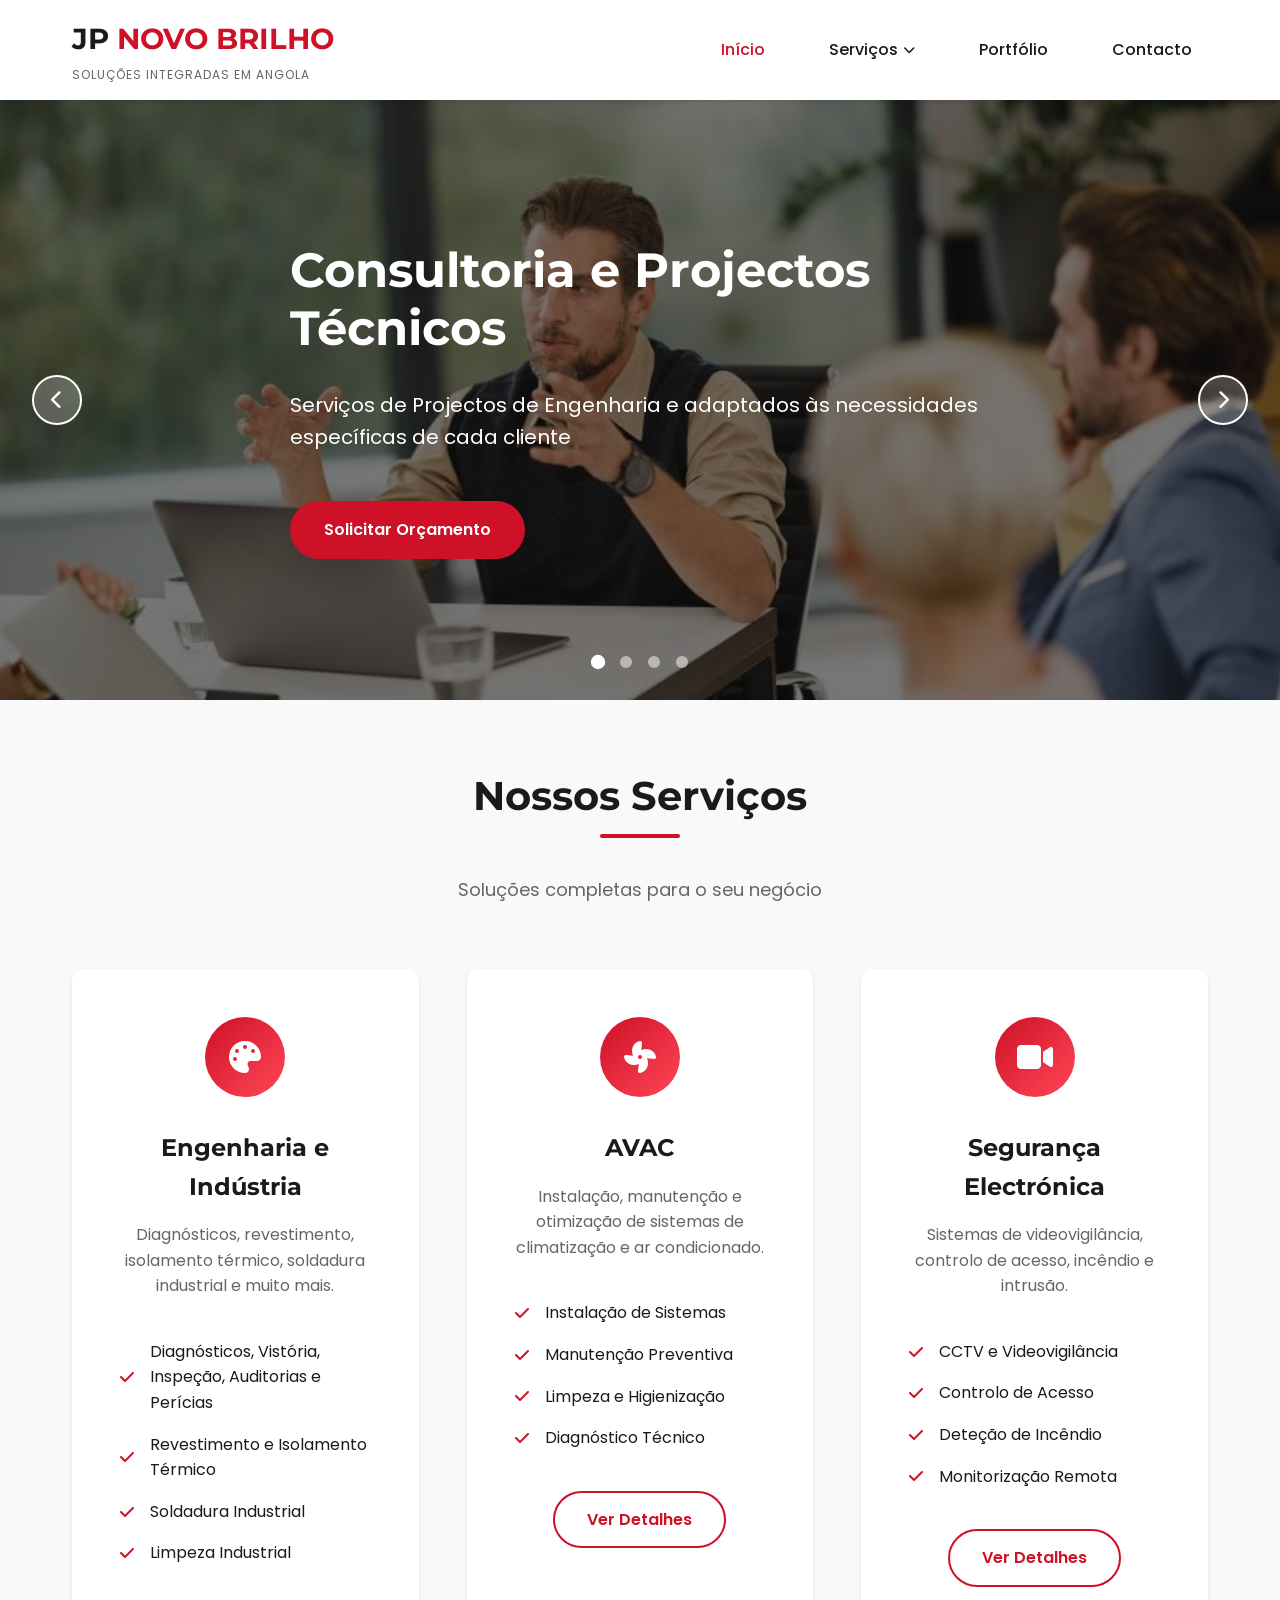
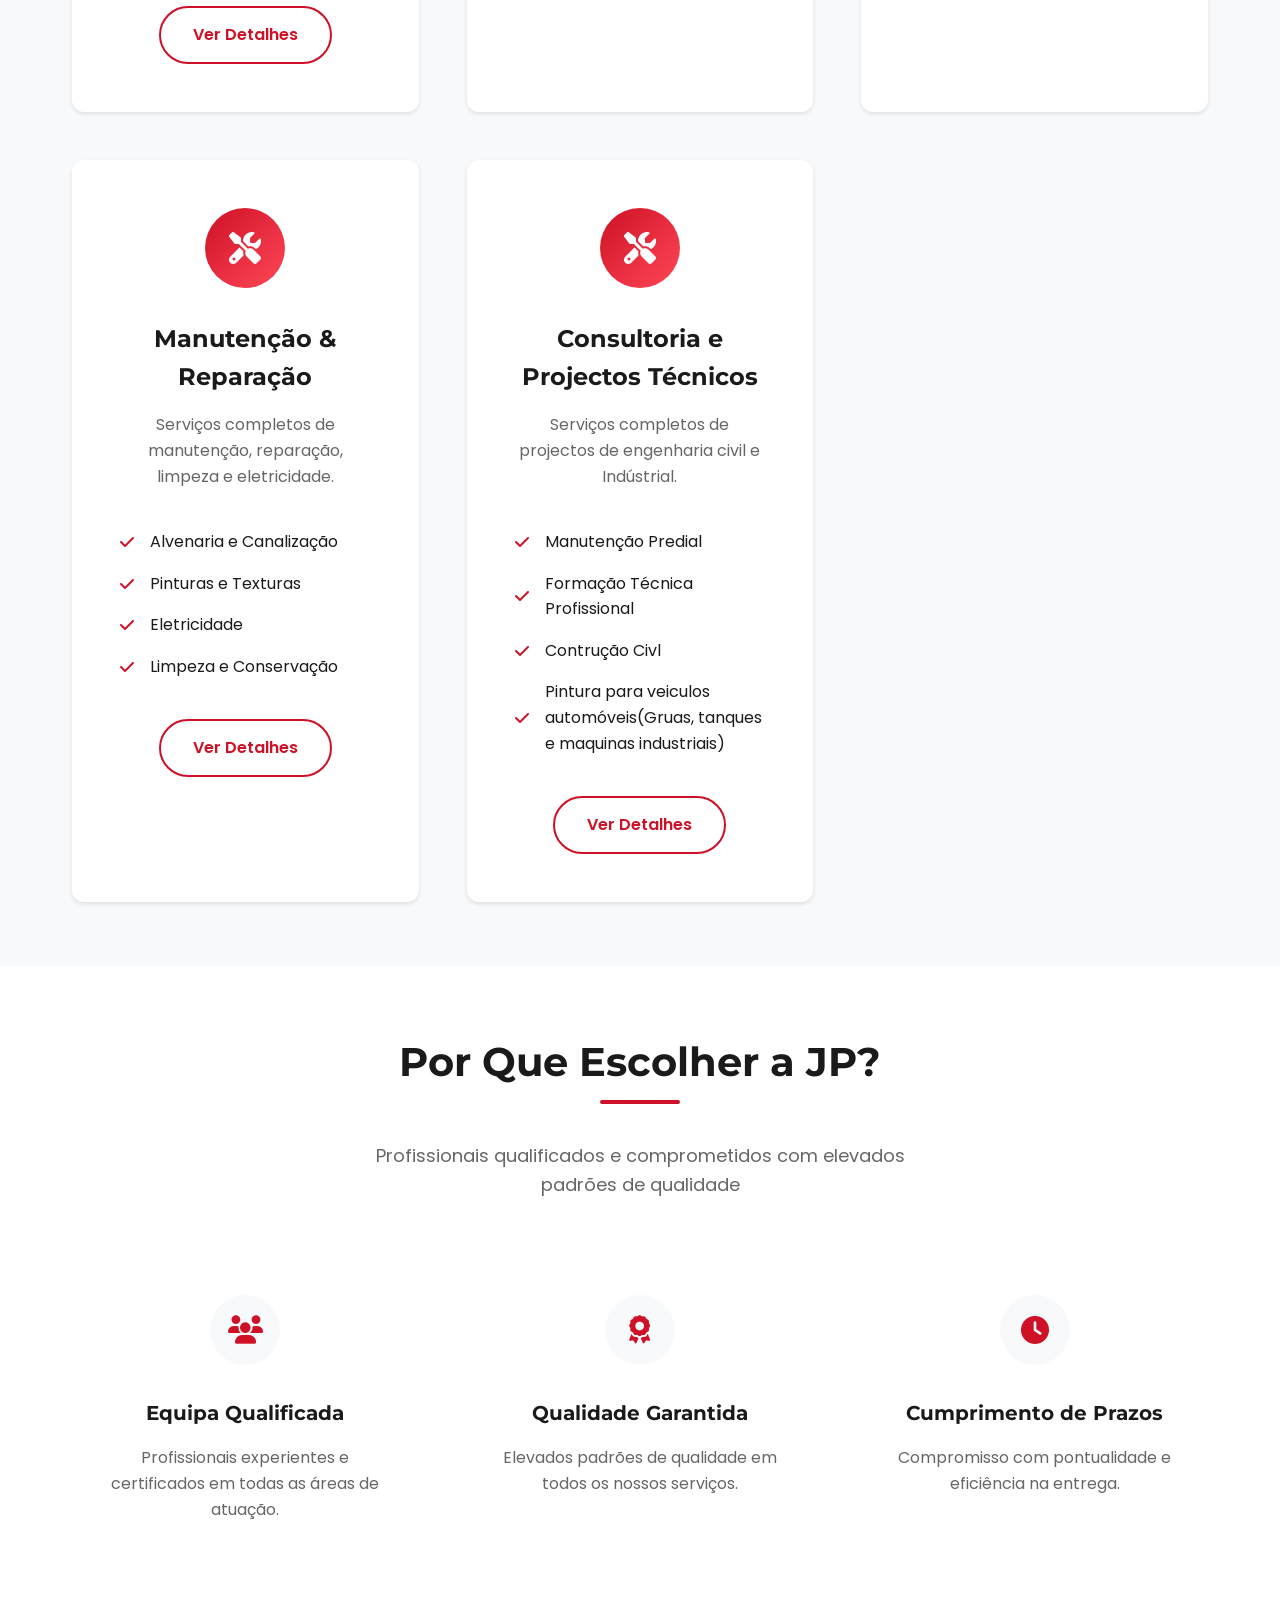
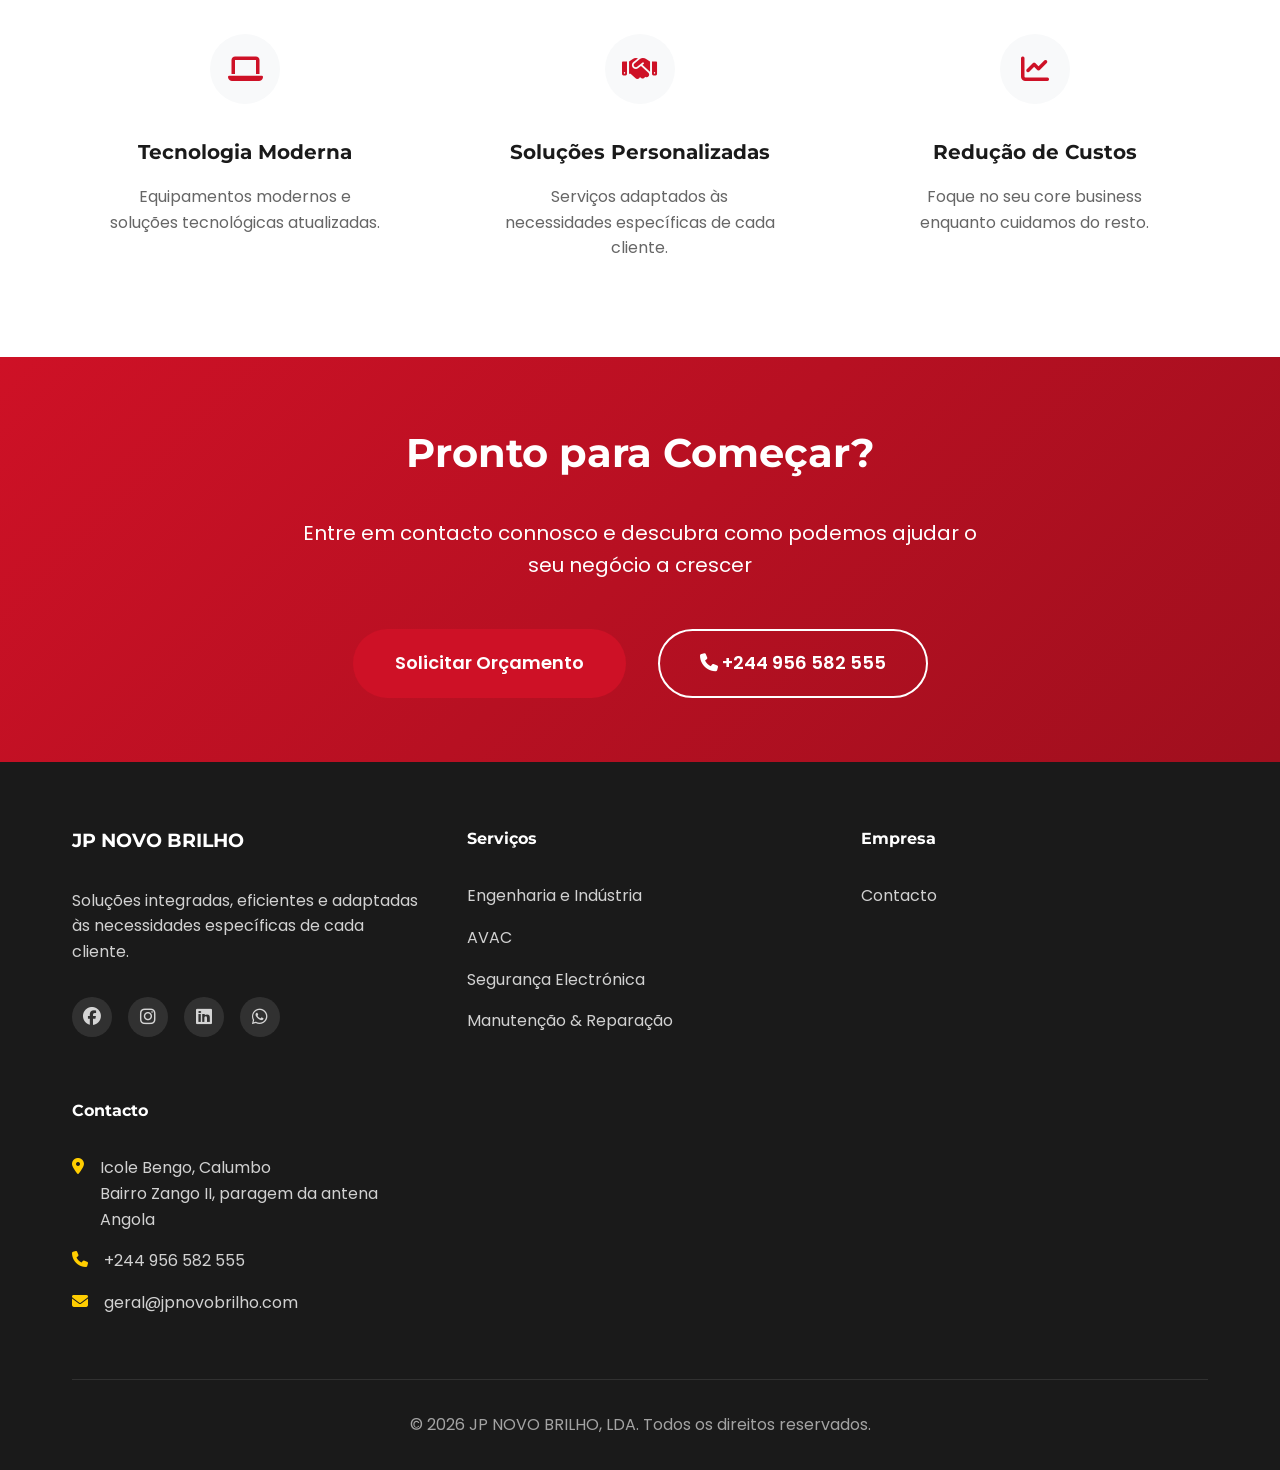
<file: index.html>
<!DOCTYPE html>
<html lang="pt">
<head>
    <meta charset="UTF-8">
    <meta name="viewport" content="width=device-width, initial-scale=1.0">
    <meta name="description" content="JP NOVO BRILHO - Soluções integradas em Engenharia e Indústria, AVAC, Segurança Electrónica e Manutenção em Angola">
    <title>JP NOVO BRILHO - Engenharia, Construção Civil, Manutenção Industrial</title>
   <link rel="stylesheet" href="css/style.css">
    <link rel="stylesheet" href="https://cdn.jsdelivr.net/npm/@fortawesome/fontawesome-free@6.4.0/css/all.min.css">
    <link href="https://fonts.googleapis.com/css2?family=Poppins:wght@300;400;500;600;700&family=Montserrat:wght@400;500;600;700&display=swap" rel="stylesheet">
</head>
<body>
    <!-- Header / Navigation -->
    <header class="header">
        <nav class="navbar">
            <div class="container">
                <div class="nav-wrapper">
                    <div class="logo">
                        <h1>JP <span>NOVO BRILHO</span></h1>
                        <p class="tagline">Soluções Integradas em Angola</p>
                    </div>
                    <button class="mobile-menu-toggle" aria-label="Menu">
                        <span></span>
                        <span></span>
                        <span></span>
                    </button>
                    <ul class="nav-menu">
                        <li><a href="index.html" class="active">Início</a></li>
                        <li class="dropdown">
                            <a href="#servicos">Serviços <i class="fas fa-chevron-down"></i></a>
                            <ul class="dropdown-menu">
                                <li><a href="engenharia-industria.html">Engenharia e Indústria</a></li>
                                <li><a href="avac.html">AVAC</a></li>
                                <li><a href="seguranca.html">Segurança Electrónica</a></li>
                                <li><a href="manutencao.html">Manutenção & Reparação</a></li>
                            </ul>
                        </li>
                        <li><a href="portfolio.html">Portfólio</a></li>
                        <li><a href="contacto.html">Contacto</a></li>
                    </ul>
                </div>
            </div>
        </nav>
    </header>

    <!-- Hero Slider -->
    <section class="hero-slider">
        <div class="slider-container">
            <div class="slide active" style="background-image: linear-gradient(rgba(0,0,0,0.5), rgba(0,0,0,0.5)), url('images/slider1.jpg')">
                <div class="container">
                    <div class="slide-content">
                        <h2 class="slide-title" data-animation="fadeInUp">Consultoria e Projectos Técnicos</h2>
                        <p class="slide-text" data-animation="fadeInUp">Serviços de Projectos de Engenharia e  adaptados às necessidades específicas de cada cliente</p>
                        <a href="contacto.html" class="btn btn-primary" data-animation="fadeInUp">Solicitar Orçamento</a>
                    </div>
                </div>
            </div>
            <div class="slide" style="background-image: linear-gradient(rgba(0,0,0,0.5), rgba(0,0,0,0.5)), url('images/seguranca-intro.jpg')">
                <div class="container">
                    <div class="slide-content">
                        <h2 class="slide-title" data-animation="fadeInUp">Engenharia e Indústria</h2>
                        <p class="slide-text" data-animation="fadeInUp">Diagnósticos, revestimento, isolamento térmico e soldadura industrial para melhores indústrias</p>
                        <a href="engenharia-industria.html" class="btn btn-primary" data-animation="fadeInUp">Conheça os Serviços</a>
                    </div>
                </div>
            </div>
            <div class="slide" style="background-image: linear-gradient(rgba(0,0,0,0.5), rgba(0,0,0,0.5)), url('images/slider3.jpg')">
                <div class="container">
                    <div class="slide-content">
                        <h2 class="slide-title" data-animation="fadeInUp">Climatização AVAC</h2>
                        <p class="slide-text" data-animation="fadeInUp">Instalação, manutenção e otimização de sistemas de ar condicionado</p>
                        <a href="avac.html" class="btn btn-primary" data-animation="fadeInUp">Saiba Mais</a>
                    </div>
                </div>
            </div>
            <div class="slide" style="background-image: linear-gradient(rgba(0,0,0,0.5), rgba(0,0,0,0.5)), url('images/slider4.jpg')">
                <div class="container">
                    <div class="slide-content">
                        <h2 class="slide-title" data-animation="fadeInUp">Segurança Electrónica</h2>
                        <p class="slide-text" data-animation="fadeInUp">Sistemas de videovigilância, controlo de acesso e proteção de incêndio</p>
                        <a href="seguranca.html" class="btn btn-primary" data-animation="fadeInUp">Proteja seu Negócio</a>
                    </div>
                </div>
            </div>
        </div>
        <button class="slider-nav prev" aria-label="Anterior">
            <i class="fas fa-chevron-left"></i>
        </button>
        <button class="slider-nav next" aria-label="Próximo">
            <i class="fas fa-chevron-right"></i>
        </button>
        <div class="slider-dots"></div>
    </section>

    <!-- Serviços Principais -->
    <section class="services-overview" id="servicos">
        <div class="container">
            <div class="section-header">
                <h2>Nossos Serviços</h2>
                <p>Soluções completas para o seu negócio</p>
            </div>
            <div class="services-grid">
                <div class="service-card">
                    <div class="service-icon">
                        <i class="fas fa-palette"></i>
                    </div>
                    <h3>Engenharia e Indústria</h3>
                    <p>Diagnósticos, revestimento, isolamento térmico, soldadura industrial e muito mais.</p>
                    <ul class="service-features">
                        <li><i class="fas fa-check"></i> Diagnósticos, Vistória, Inspeção, Auditorias e Perícias</li>
                        <li><i class="fas fa-check"></i> Revestimento e Isolamento Térmico</li>
                        <li><i class="fas fa-check"></i> Soldadura Industrial</li>
                        <li><i class="fas fa-check"></i> Limpeza Industrial</li>
                    </ul>
                    <a href="engenharia-industria.html" class="btn btn-outline">Ver Detalhes</a>
                </div>
                <div class="service-card">
                    <div class="service-icon">
                        <i class="fas fa-fan"></i>
                    </div>
                    <h3>AVAC</h3>
                    <p>Instalação, manutenção e otimização de sistemas de climatização e ar condicionado.</p>
                    <ul class="service-features">
                        <li><i class="fas fa-check"></i> Instalação de Sistemas</li>
                        <li><i class="fas fa-check"></i> Manutenção Preventiva</li>
                        <li><i class="fas fa-check"></i> Limpeza e Higienização</li>
                        <li><i class="fas fa-check"></i> Diagnóstico Técnico</li>
                    </ul>
                    <a href="avac.html" class="btn btn-outline">Ver Detalhes</a>
                </div>
                <div class="service-card">
                    <div class="service-icon">
                        <i class="fas fa-video"></i>
                    </div>
                    <h3>Segurança Electrónica</h3>
                    <p>Sistemas de videovigilância, controlo de acesso, incêndio e intrusão.</p>
                    <ul class="service-features">
                        <li><i class="fas fa-check"></i> CCTV e Videovigilância</li>
                        <li><i class="fas fa-check"></i> Controlo de Acesso</li>
                        <li><i class="fas fa-check"></i> Deteção de Incêndio</li>
                        <li><i class="fas fa-check"></i> Monitorização Remota</li>
                    </ul>
                    <a href="seguranca.html" class="btn btn-outline">Ver Detalhes</a>
                </div>
                <div class="service-card">
                    <div class="service-icon">
                        <i class="fas fa-tools"></i>
                    </div>
                    <h3>Manutenção & Reparação</h3>
                    <p>Serviços completos de manutenção, reparação, limpeza e eletricidade.</p>
                    <ul class="service-features">
                        <li><i class="fas fa-check"></i> Alvenaria e Canalização</li>
                        <li><i class="fas fa-check"></i> Pinturas e Texturas</li>
                        <li><i class="fas fa-check"></i> Eletricidade</li>
                        <li><i class="fas fa-check"></i> Limpeza e Conservação</li>
                    </ul>
                    <a href="manutencao.html" class="btn btn-outline">Ver Detalhes</a>
                </div>
                <div class="service-card">
                    <div class="service-icon">
                        <i class="fas fa-tools"></i>
                    </div>
                    <h3>Consultoria e Projectos Técnicos</h3>
                    <p>Serviços completos de projectos de engenharia civil e Indústrial.</p>
                    <ul class="service-features">
                        <li><i class="fas fa-check"></i> Manutenção Predial</li>
                        <li><i class="fas fa-check"></i> Formação Técnica Profissional</li>
                        <li><i class="fas fa-check"></i> Contrução Civl</li>
                        <li><i class="fas fa-check"></i> Pintura para veiculos automóveis(Gruas, tanques e maquinas industriais)</li>
                    </ul>
                    <a href="manutencao.html" class="btn btn-outline">Ver Detalhes</a>
                </div>
            </div>
        </div>
    </section>

    <!-- Por que escolher-nos -->
    <section class="why-choose">
        <div class="container">
            <div class="section-header">
                <h2>Por Que Escolher a JP?</h2>
                <p>Profissionais qualificados e comprometidos com elevados padrões de qualidade</p>
            </div>
            <div class="features-grid">
                <div class="feature-item">
                    <div class="feature-icon">
                        <i class="fas fa-users"></i>
                    </div>
                    <h3>Equipa Qualificada</h3>
                    <p>Profissionais experientes e certificados em todas as áreas de atuação.</p>
                </div>
                <div class="feature-item">
                    <div class="feature-icon">
                        <i class="fas fa-award"></i>
                    </div>
                    <h3>Qualidade Garantida</h3>
                    <p>Elevados padrões de qualidade em todos os nossos serviços.</p>
                </div>
                <div class="feature-item">
                    <div class="feature-icon">
                        <i class="fas fa-clock"></i>
                    </div>
                    <h3>Cumprimento de Prazos</h3>
                    <p>Compromisso com pontualidade e eficiência na entrega.</p>
                </div>
                <div class="feature-item">
                    <div class="feature-icon">
                        <i class="fas fa-laptop"></i>
                    </div>
                    <h3>Tecnologia Moderna</h3>
                    <p>Equipamentos modernos e soluções tecnológicas atualizadas.</p>
                </div>
                <div class="feature-item">
                    <div class="feature-icon">
                        <i class="fas fa-handshake"></i>
                    </div>
                    <h3>Soluções Personalizadas</h3>
                    <p>Serviços adaptados às necessidades específicas de cada cliente.</p>
                </div>
                <div class="feature-item">
                    <div class="feature-icon">
                        <i class="fas fa-chart-line"></i>
                    </div>
                    <h3>Redução de Custos</h3>
                    <p>Foque no seu core business enquanto cuidamos do resto.</p>
                </div>
            </div>
        </div>
    </section>

    <!-- Call to Action -->
    <section class="cta-section">
        <div class="container">
            <div class="cta-content">
                <h2>Pronto para Começar?</h2>
                <p>Entre em contacto connosco e descubra como podemos ajudar o seu negócio a crescer</p>
                <div class="cta-buttons">
                    <a href="contacto.html" class="btn btn-primary btn-lg">Solicitar Orçamento</a>
                    <a href="tel:+244949040036" class="btn btn-outline-white btn-lg">
                        <i class="fas fa-phone"></i> +244 956 582 555
                    </a>
                </div>
            </div>
        </div>
    </section>

    <!-- Footer -->
    <footer class="footer">
        <div class="container">
            <div class="footer-content">
                <div class="footer-col">
                    <h3>JP NOVO BRILHO</h3>
                    <p>Soluções integradas, eficientes e adaptadas às necessidades específicas de cada cliente.</p>
                    <div class="social-links">
                        <a href="#" aria-label="Facebook"><i class="fab fa-facebook"></i></a>
                        <a href="#" aria-label="Instagram"><i class="fab fa-instagram"></i></a>
                        <a href="#" aria-label="LinkedIn"><i class="fab fa-linkedin"></i></a>
                        <a href="#" aria-label="WhatsApp"><i class="fab fa-whatsapp"></i></a>
                    </div>
                </div>
                <div class="footer-col">
                    <h4>Serviços</h4>
                    <ul>
                        <li><a href="engenharia-industria.html">Engenharia e Indústria</a></li>
                        <li><a href="avac.html">AVAC</a></li>
                        <li><a href="seguranca.html">Segurança Electrónica</a></li>
                        <li><a href="manutencao.html">Manutenção & Reparação</a></li>
                    </ul>
                </div>
                <div class="footer-col">
                    <h4>Empresa</h4>
                    <ul>
                     
                        <li><a href="contacto.html">Contacto</a></li>
                    </ul>
                </div>
                <div class="footer-col">
                    <h4>Contacto</h4>
                    <ul class="contact-info">
                        <li>
                            <i class="fas fa-map-marker-alt"></i>
                            <span>Icole Bengo, Calumbo<br>Bairro Zango II, paragem da antena <br>Angola</span>
                        </li>
                        <li>
                            <i class="fas fa-phone"></i>
                            <span>+244 956 582 555</span>
                        </li>
                        <li>
                            <i class="fas fa-envelope"></i>
                            <span>geral@jpnovobrilho.com</span>
                        </li>
                    </ul>
                </div>
            </div>
            <div class="footer-bottom">
                <p>&copy; 2026 JP NOVO BRILHO, LDA. Todos os direitos reservados.</p>
            </div>
        </div>
    </footer>

    <script src="js/main.js"></script>
</body>
</html>
</file>
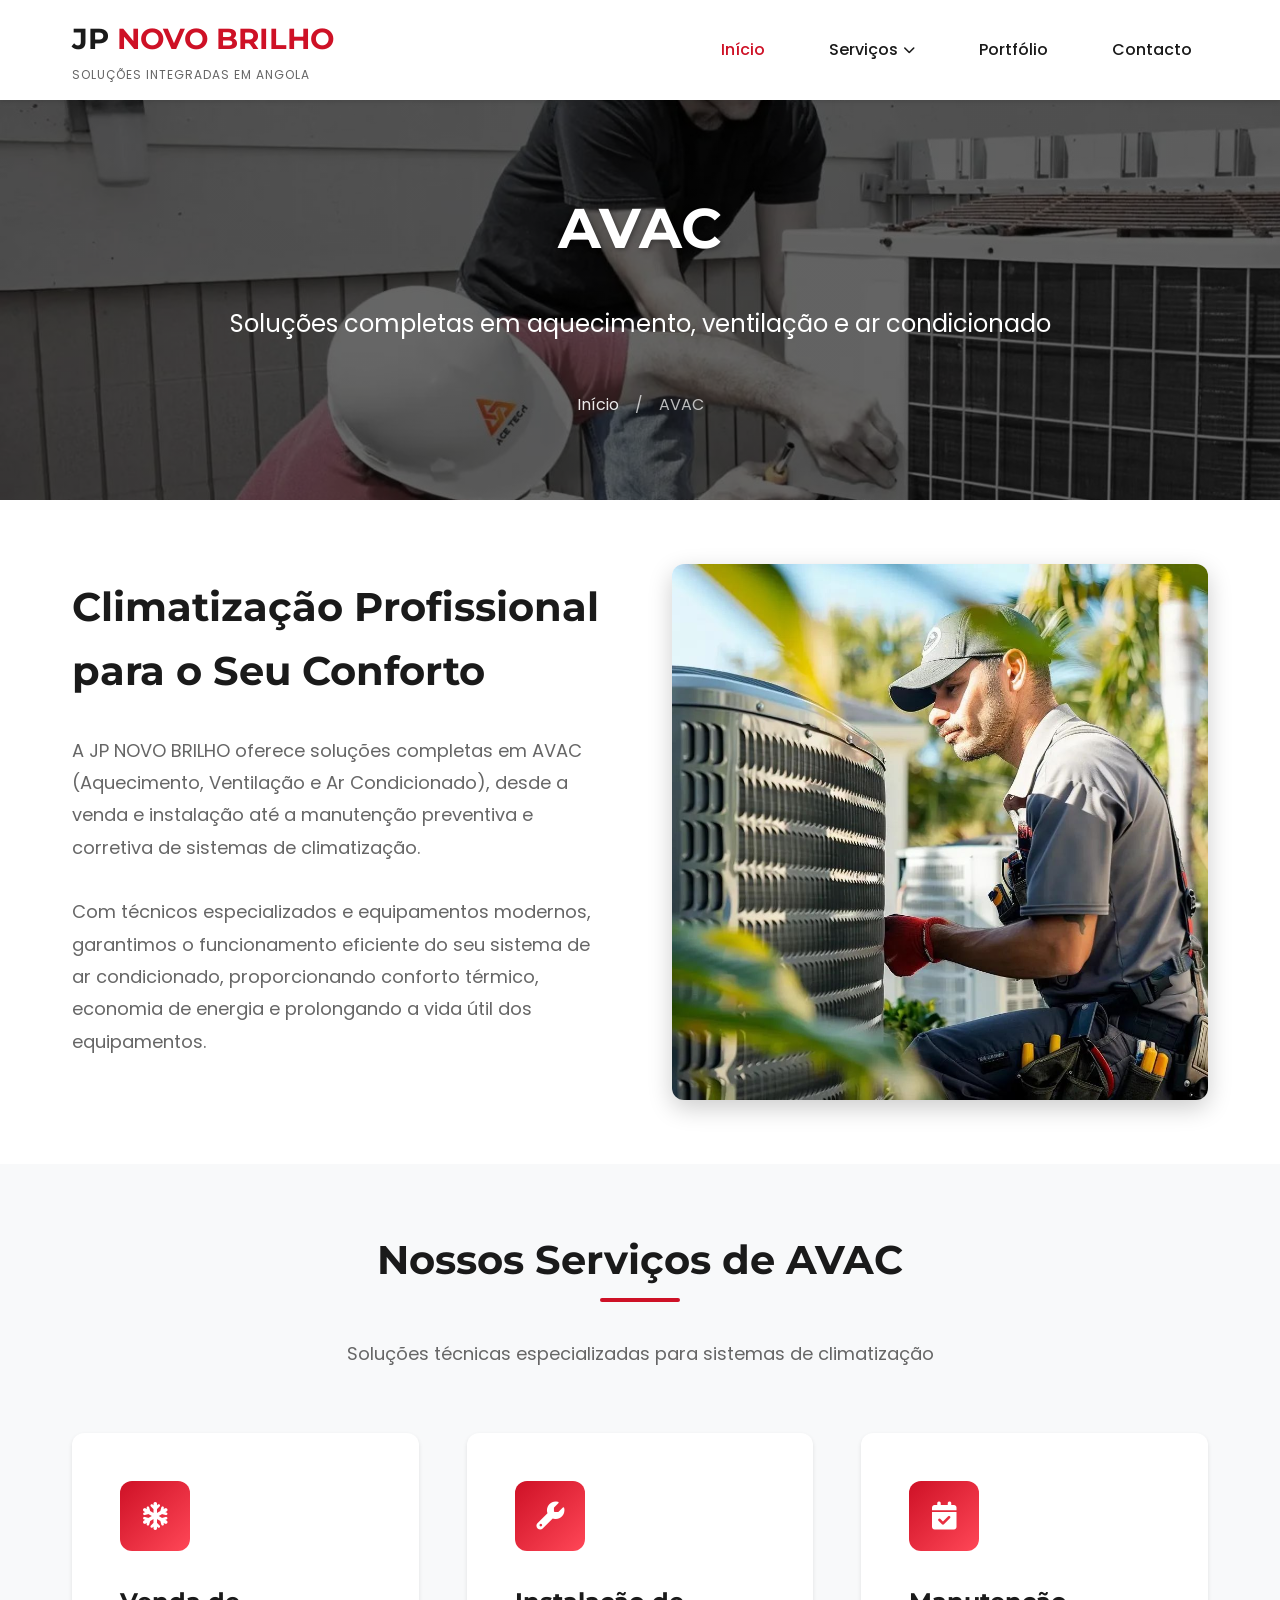
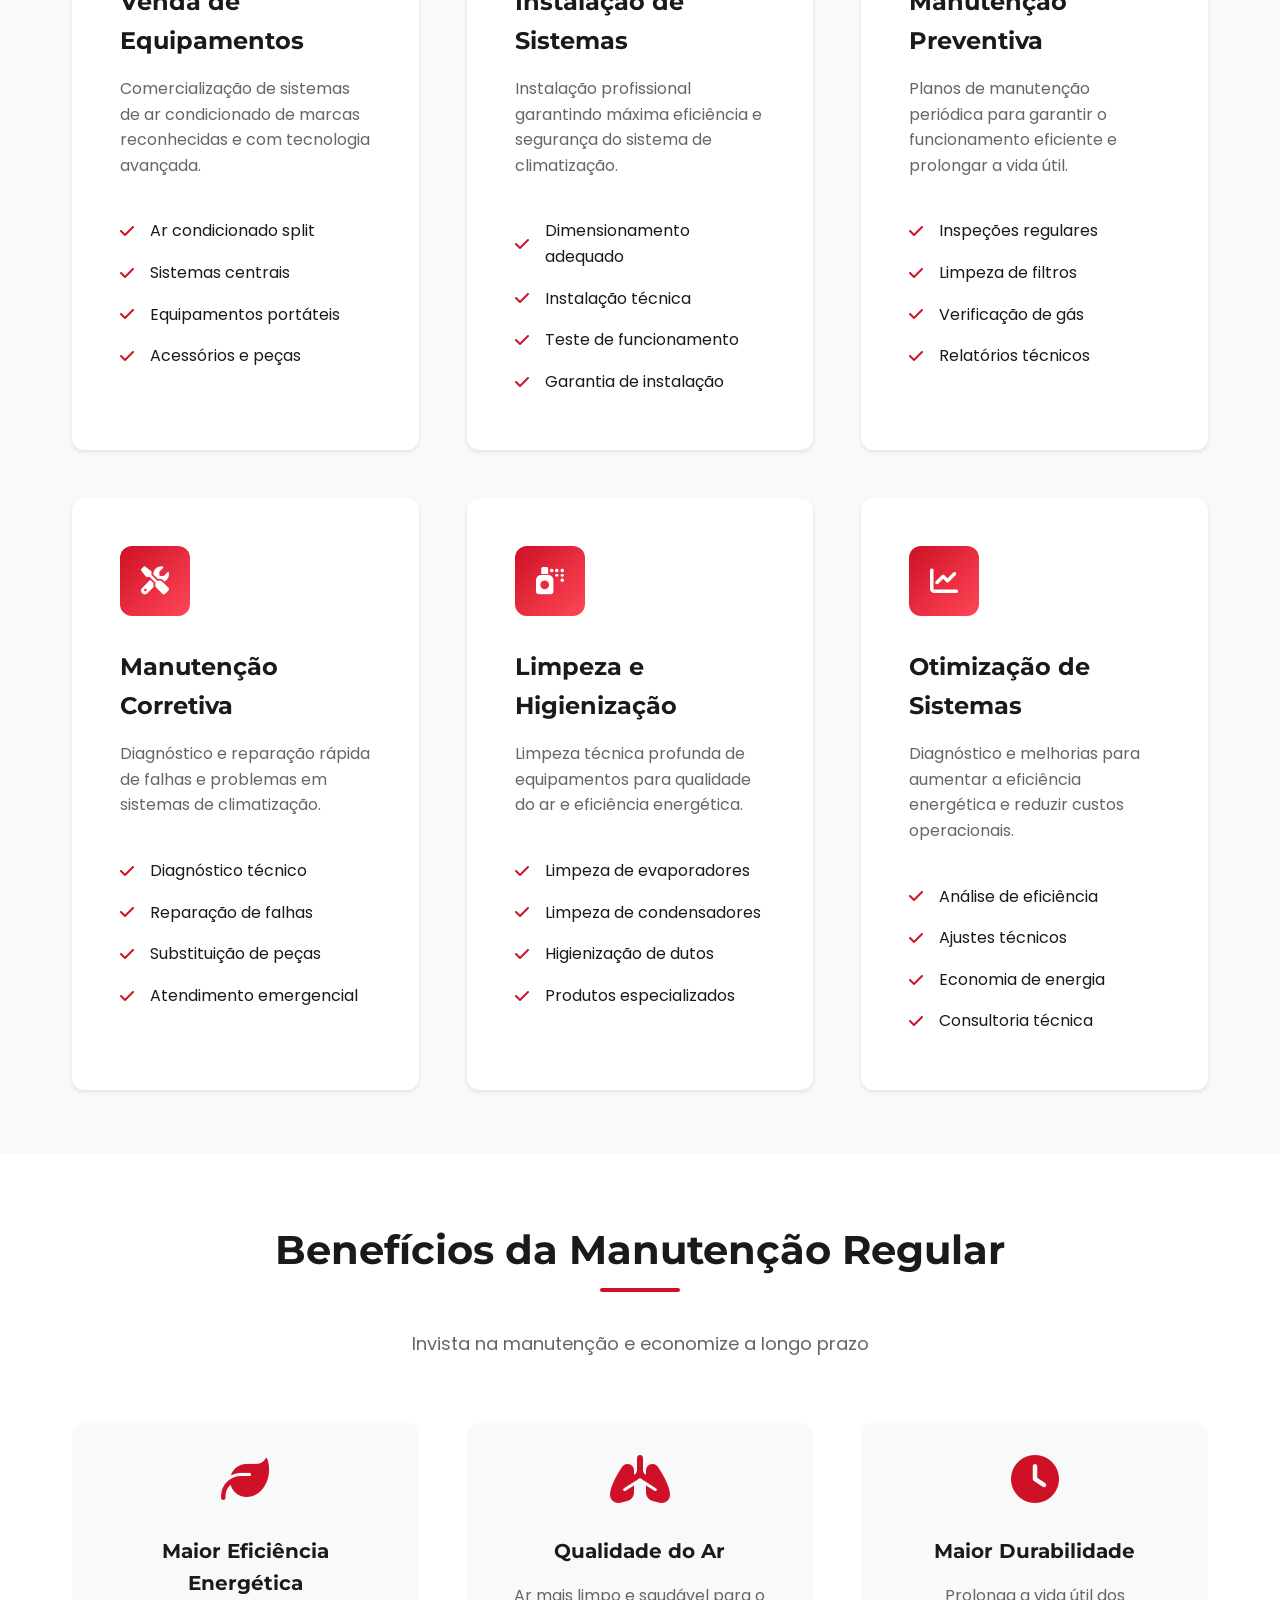
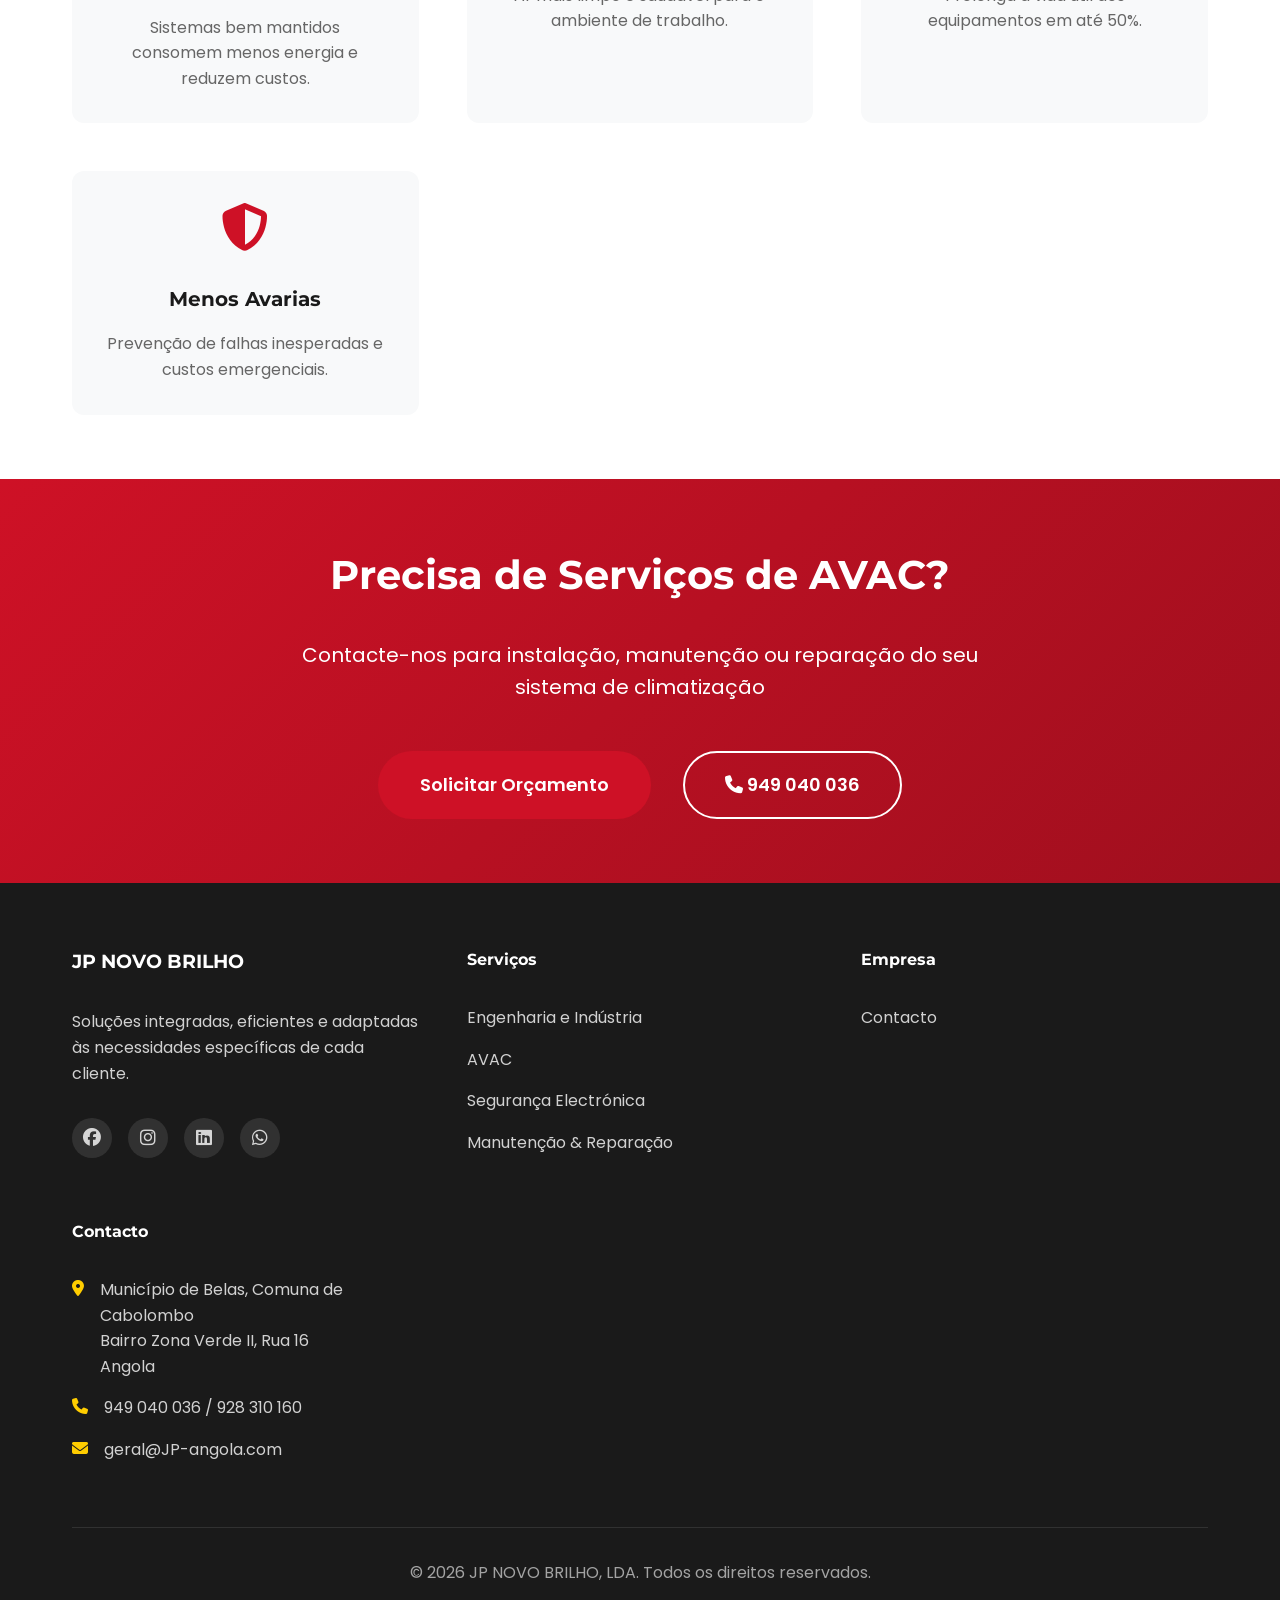
<file: avac.html>
<!DOCTYPE html>
<html lang="pt">
<head>
    <meta charset="UTF-8">
    <meta name="viewport" content="width=device-width, initial-scale=1.0">
    <meta name="description" content="Serviços de AVAC - Instalação, Manutenção e Otimização de Sistemas de Climatização em Angola">
    <title>AVAC - JP NOVO BRILHO</title>
    <link rel="stylesheet" href="css/style.css">
    <link rel="stylesheet" href="css/pages.css">
    <link rel="stylesheet" href="https://cdn.jsdelivr.net/npm/@fortawesome/fontawesome-free@6.4.0/css/all.min.css">
    <link href="https://fonts.googleapis.com/css2?family=Poppins:wght@300;400;500;600;700&family=Montserrat:wght@400;500;600;700&display=swap" rel="stylesheet">
</head>
<body>
        <!-- Header / Navigation -->
    <header class="header">
        <nav class="navbar">
            <div class="container">
                <div class="nav-wrapper">
                    <div class="logo">
                        <h1>JP <span>NOVO BRILHO</span></h1>
                        <p class="tagline">Soluções Integradas em Angola</p>
                    </div>
                    <button class="mobile-menu-toggle" aria-label="Menu">
                        <span></span>
                        <span></span>
                        <span></span>
                    </button>
                    <ul class="nav-menu">
                        <li><a href="index.html" class="active">Início</a></li>
                        <li class="dropdown">
                            <a href="#servicos">Serviços <i class="fas fa-chevron-down"></i></a>
                            <ul class="dropdown-menu">
                                <li><a href="engenharia-industria.html">Engenharia e Indústria</a></li>
                                <li><a href="avac.html">AVAC</a></li>
                                <li><a href="seguranca.html">Segurança Electrónica</a></li>
                                <li><a href="manutencao.html">Manutenção & Reparação</a></li>
                            </ul>
                        </li>
                        <li><a href="portfolio.html">Portfólio</a></li>
                        <li><a href="contacto.html">Contacto</a></li>
                    </ul>
                </div>
            </div>
        </nav>
    </header>

    <!-- Page Hero -->
    <section class="page-hero" style="background-image: linear-gradient(rgba(0,0,0,0.6), rgba(0,0,0,0.6)), url('images/avac-hero.jpg')">
        <div class="container">
            <div class="page-hero-content">
                <h1>AVAC</h1>
                <p>Soluções completas em aquecimento, ventilação e ar condicionado</p>
                <div class="breadcrumb">
                    <a href="index.html">Início</a>
                    <span>/</span>
                    <span>AVAC</span>
                </div>
            </div>
        </div>
    </section>

    <!-- Serviço Overview -->
    <section class="service-overview">
        <div class="container">
            <div class="service-intro">
                <div class="intro-text">
                    <h2>Climatização Profissional para o Seu Conforto</h2>
                    <p>A JP NOVO BRILHO oferece soluções completas em AVAC (Aquecimento, Ventilação e Ar Condicionado), desde a venda e instalação até a manutenção preventiva e corretiva de sistemas de climatização.</p>
                    <p>Com técnicos especializados e equipamentos modernos, garantimos o funcionamento eficiente do seu sistema de ar condicionado, proporcionando conforto térmico, economia de energia e prolongando a vida útil dos equipamentos.</p>
                </div>
                <div class="intro-image">
                    <img src="images/avac-intro.jpg" alt="Serviços de AVAC">
                </div>
            </div>
        </div>
    </section>

    <!-- Serviços Detalhados -->
    <section class="detailed-services">
        <div class="container">
            <div class="section-header">
                <h2>Nossos Serviços de AVAC</h2>
                <p>Soluções técnicas especializadas para sistemas de climatização</p>
            </div>
            
            <div class="service-details-grid">
                <div class="detail-card">
                    <div class="detail-icon">
                        <i class="fas fa-snowflake"></i>
                    </div>
                    <h3>Venda de Equipamentos</h3>
                    <p>Comercialização de sistemas de ar condicionado de marcas reconhecidas e com tecnologia avançada.</p>
                    <ul>
                        <li><i class="fas fa-check"></i> Ar condicionado split</li>
                        <li><i class="fas fa-check"></i> Sistemas centrais</li>
                        <li><i class="fas fa-check"></i> Equipamentos portáteis</li>
                        <li><i class="fas fa-check"></i> Acessórios e peças</li>
                    </ul>
                </div>

                <div class="detail-card">
                    <div class="detail-icon">
                        <i class="fas fa-wrench"></i>
                    </div>
                    <h3>Instalação de Sistemas</h3>
                    <p>Instalação profissional garantindo máxima eficiência e segurança do sistema de climatização.</p>
                    <ul>
                        <li><i class="fas fa-check"></i> Dimensionamento adequado</li>
                        <li><i class="fas fa-check"></i> Instalação técnica</li>
                        <li><i class="fas fa-check"></i> Teste de funcionamento</li>
                        <li><i class="fas fa-check"></i> Garantia de instalação</li>
                    </ul>
                </div>

                <div class="detail-card">
                    <div class="detail-icon">
                        <i class="fas fa-calendar-check"></i>
                    </div>
                    <h3>Manutenção Preventiva</h3>
                    <p>Planos de manutenção periódica para garantir o funcionamento eficiente e prolongar a vida útil.</p>
                    <ul>
                        <li><i class="fas fa-check"></i> Inspeções regulares</li>
                        <li><i class="fas fa-check"></i> Limpeza de filtros</li>
                        <li><i class="fas fa-check"></i> Verificação de gás</li>
                        <li><i class="fas fa-check"></i> Relatórios técnicos</li>
                    </ul>
                </div>

                <div class="detail-card">
                    <div class="detail-icon">
                        <i class="fas fa-tools"></i>
                    </div>
                    <h3>Manutenção Corretiva</h3>
                    <p>Diagnóstico e reparação rápida de falhas e problemas em sistemas de climatização.</p>
                    <ul>
                        <li><i class="fas fa-check"></i> Diagnóstico técnico</li>
                        <li><i class="fas fa-check"></i> Reparação de falhas</li>
                        <li><i class="fas fa-check"></i> Substituição de peças</li>
                        <li><i class="fas fa-check"></i> Atendimento emergencial</li>
                    </ul>
                </div>

                <div class="detail-card">
                    <div class="detail-icon">
                        <i class="fas fa-spray-can"></i>
                    </div>
                    <h3>Limpeza e Higienização</h3>
                    <p>Limpeza técnica profunda de equipamentos para qualidade do ar e eficiência energética.</p>
                    <ul>
                        <li><i class="fas fa-check"></i> Limpeza de evaporadores</li>
                        <li><i class="fas fa-check"></i> Limpeza de condensadores</li>
                        <li><i class="fas fa-check"></i> Higienização de dutos</li>
                        <li><i class="fas fa-check"></i> Produtos especializados</li>
                    </ul>
                </div>

                <div class="detail-card">
                    <div class="detail-icon">
                        <i class="fas fa-chart-line"></i>
                    </div>
                    <h3>Otimização de Sistemas</h3>
                    <p>Diagnóstico e melhorias para aumentar a eficiência energética e reduzir custos operacionais.</p>
                    <ul>
                        <li><i class="fas fa-check"></i> Análise de eficiência</li>
                        <li><i class="fas fa-check"></i> Ajustes técnicos</li>
                        <li><i class="fas fa-check"></i> Economia de energia</li>
                        <li><i class="fas fa-check"></i> Consultoria técnica</li>
                    </ul>
                </div>
            </div>
        </div>
    </section>

    <!-- Benefícios -->
    <section class="benefits-section">
        <div class="container">
            <div class="section-header">
                <h2>Benefícios da Manutenção Regular</h2>
                <p>Invista na manutenção e economize a longo prazo</p>
            </div>
            
            <div class="benefits-grid">
                <div class="benefit-item">
                    <i class="fas fa-leaf"></i>
                    <h3>Maior Eficiência Energética</h3>
                    <p>Sistemas bem mantidos consomem menos energia e reduzem custos.</p>
                </div>
                
                <div class="benefit-item">
                    <i class="fas fa-lungs"></i>
                    <h3>Qualidade do Ar</h3>
                    <p>Ar mais limpo e saudável para o ambiente de trabalho.</p>
                </div>
                
                <div class="benefit-item">
                    <i class="fas fa-clock"></i>
                    <h3>Maior Durabilidade</h3>
                    <p>Prolonga a vida útil dos equipamentos em até 50%.</p>
                </div>
                
                <div class="benefit-item">
                    <i class="fas fa-shield-alt"></i>
                    <h3>Menos Avarias</h3>
                    <p>Prevenção de falhas inesperadas e custos emergenciais.</p>
                </div>
            </div>
        </div>
    </section>

    <!-- CTA -->
    <section class="cta-section">
        <div class="container">
            <div class="cta-content">
                <h2>Precisa de Serviços de AVAC?</h2>
                <p>Contacte-nos para instalação, manutenção ou reparação do seu sistema de climatização</p>
                <div class="cta-buttons">
                    <a href="contacto.html" class="btn btn-primary btn-lg">Solicitar Orçamento</a>
                    <a href="tel:+244949040036" class="btn btn-outline-white btn-lg">
                        <i class="fas fa-phone"></i> 949 040 036
                    </a>
                </div>
            </div>
        </div>
    </section>

    <!-- Footer -->
    <footer class="footer">
        <div class="container">
            <div class="footer-content">
                <div class="footer-col">
                    <h3>JP NOVO BRILHO</h3>
                    <p>Soluções integradas, eficientes e adaptadas às necessidades específicas de cada cliente.</p>
                    <div class="social-links">
                        <a href="#" aria-label="Facebook"><i class="fab fa-facebook"></i></a>
                        <a href="#" aria-label="Instagram"><i class="fab fa-instagram"></i></a>
                        <a href="#" aria-label="LinkedIn"><i class="fab fa-linkedin"></i></a>
                        <a href="#" aria-label="WhatsApp"><i class="fab fa-whatsapp"></i></a>
                    </div>
                </div>
                <div class="footer-col">
                    <h4>Serviços</h4>
                    <ul>
                        <li><a href="engenharia-industria.html">Engenharia e Indústria</a></li>
                        <li><a href="avac.html">AVAC</a></li>
                        <li><a href="seguranca.html">Segurança Electrónica</a></li>
                        <li><a href="manutencao.html">Manutenção & Reparação</a></li>
                    </ul>
                </div>
                <div class="footer-col">
                    <h4>Empresa</h4>
                    <ul>
                     
                        <li><a href="contacto.html">Contacto</a></li>
                    </ul>
                </div>
                <div class="footer-col">
                    <h4>Contacto</h4>
                    <ul class="contact-info">
                        <li>
                            <i class="fas fa-map-marker-alt"></i>
                            <span>Município de Belas, Comuna de Cabolombo<br>Bairro Zona Verde II, Rua 16<br>Angola</span>
                        </li>
                        <li>
                            <i class="fas fa-phone"></i>
                            <span>949 040 036 / 928 310 160</span>
                        </li>
                        <li>
                            <i class="fas fa-envelope"></i>
                            <span>geral@JP-angola.com</span>
                        </li>
                    </ul>
                </div>
            </div>
            <div class="footer-bottom">
                <p>&copy; 2026 JP NOVO BRILHO, LDA. Todos os direitos reservados.</p>
            </div>
        </div>
    </footer>

    <script src="js/main.js"></script>
</body>
</html>
</file>
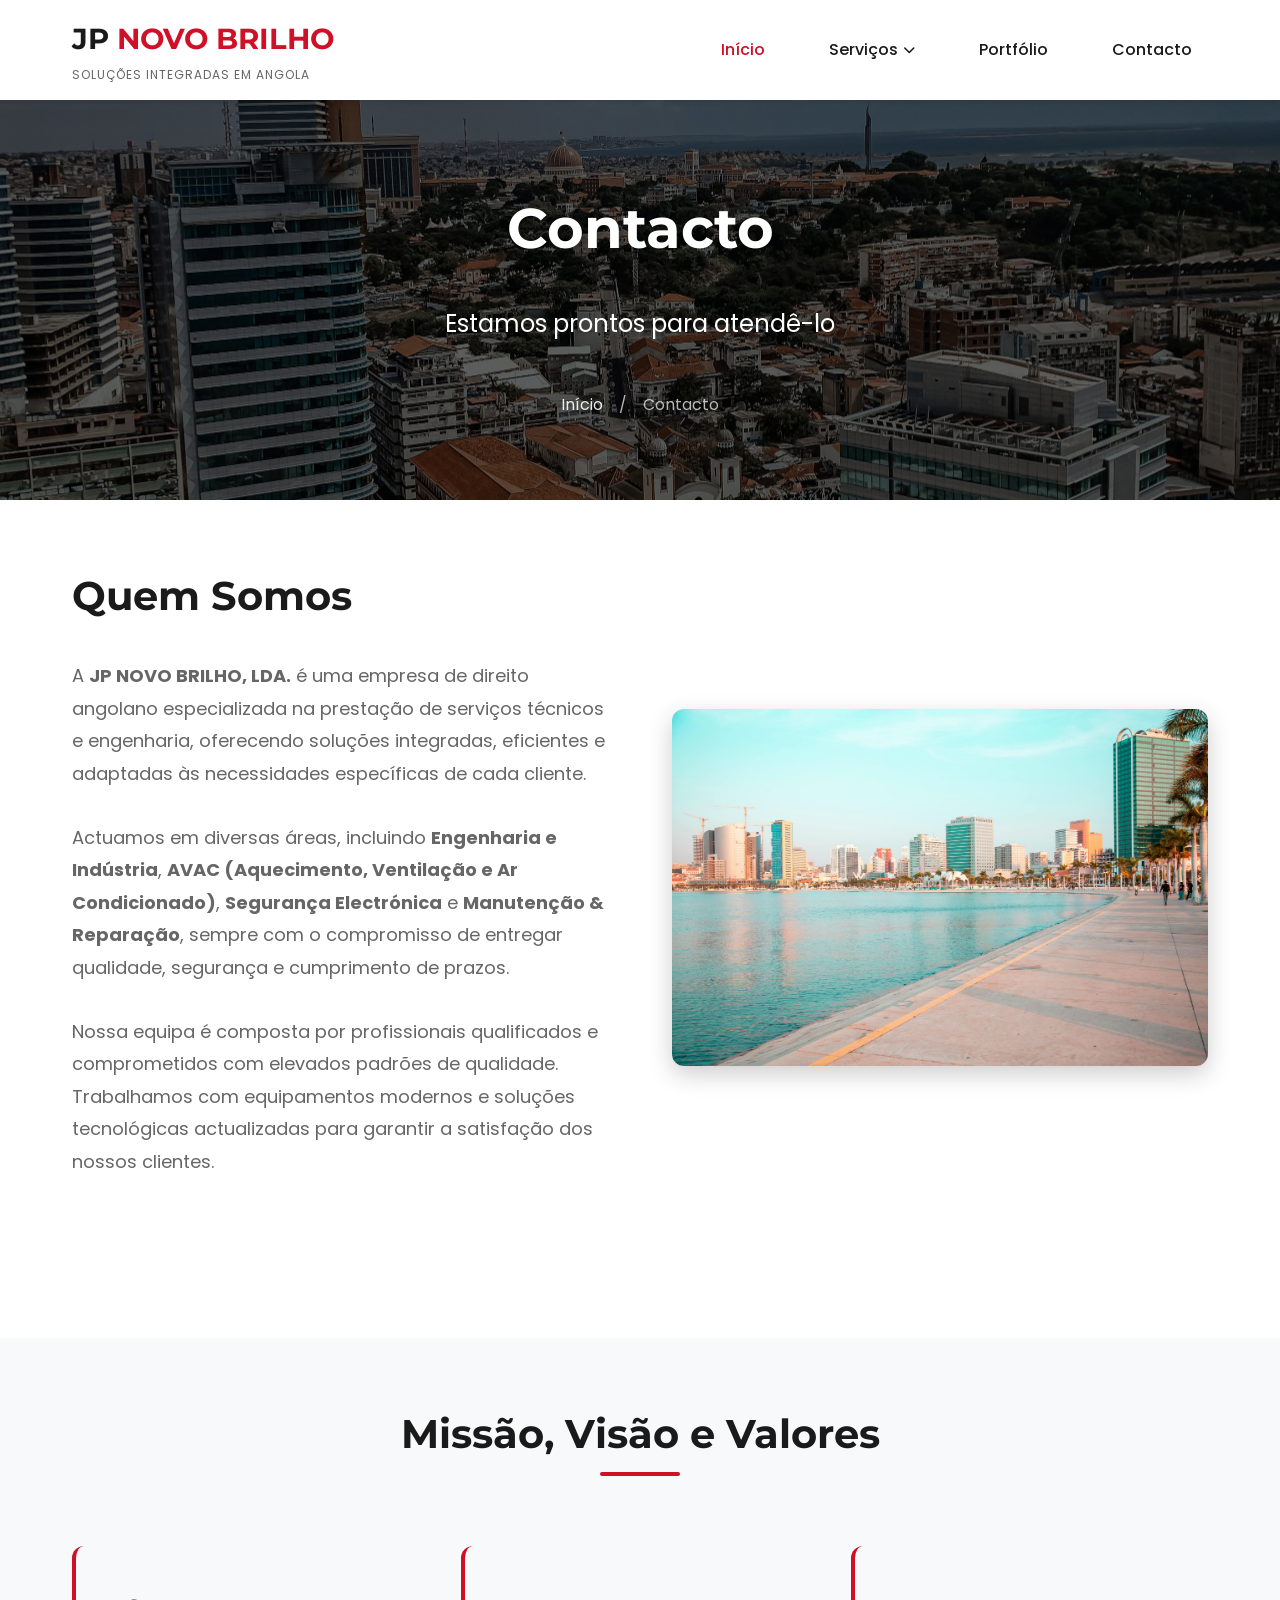
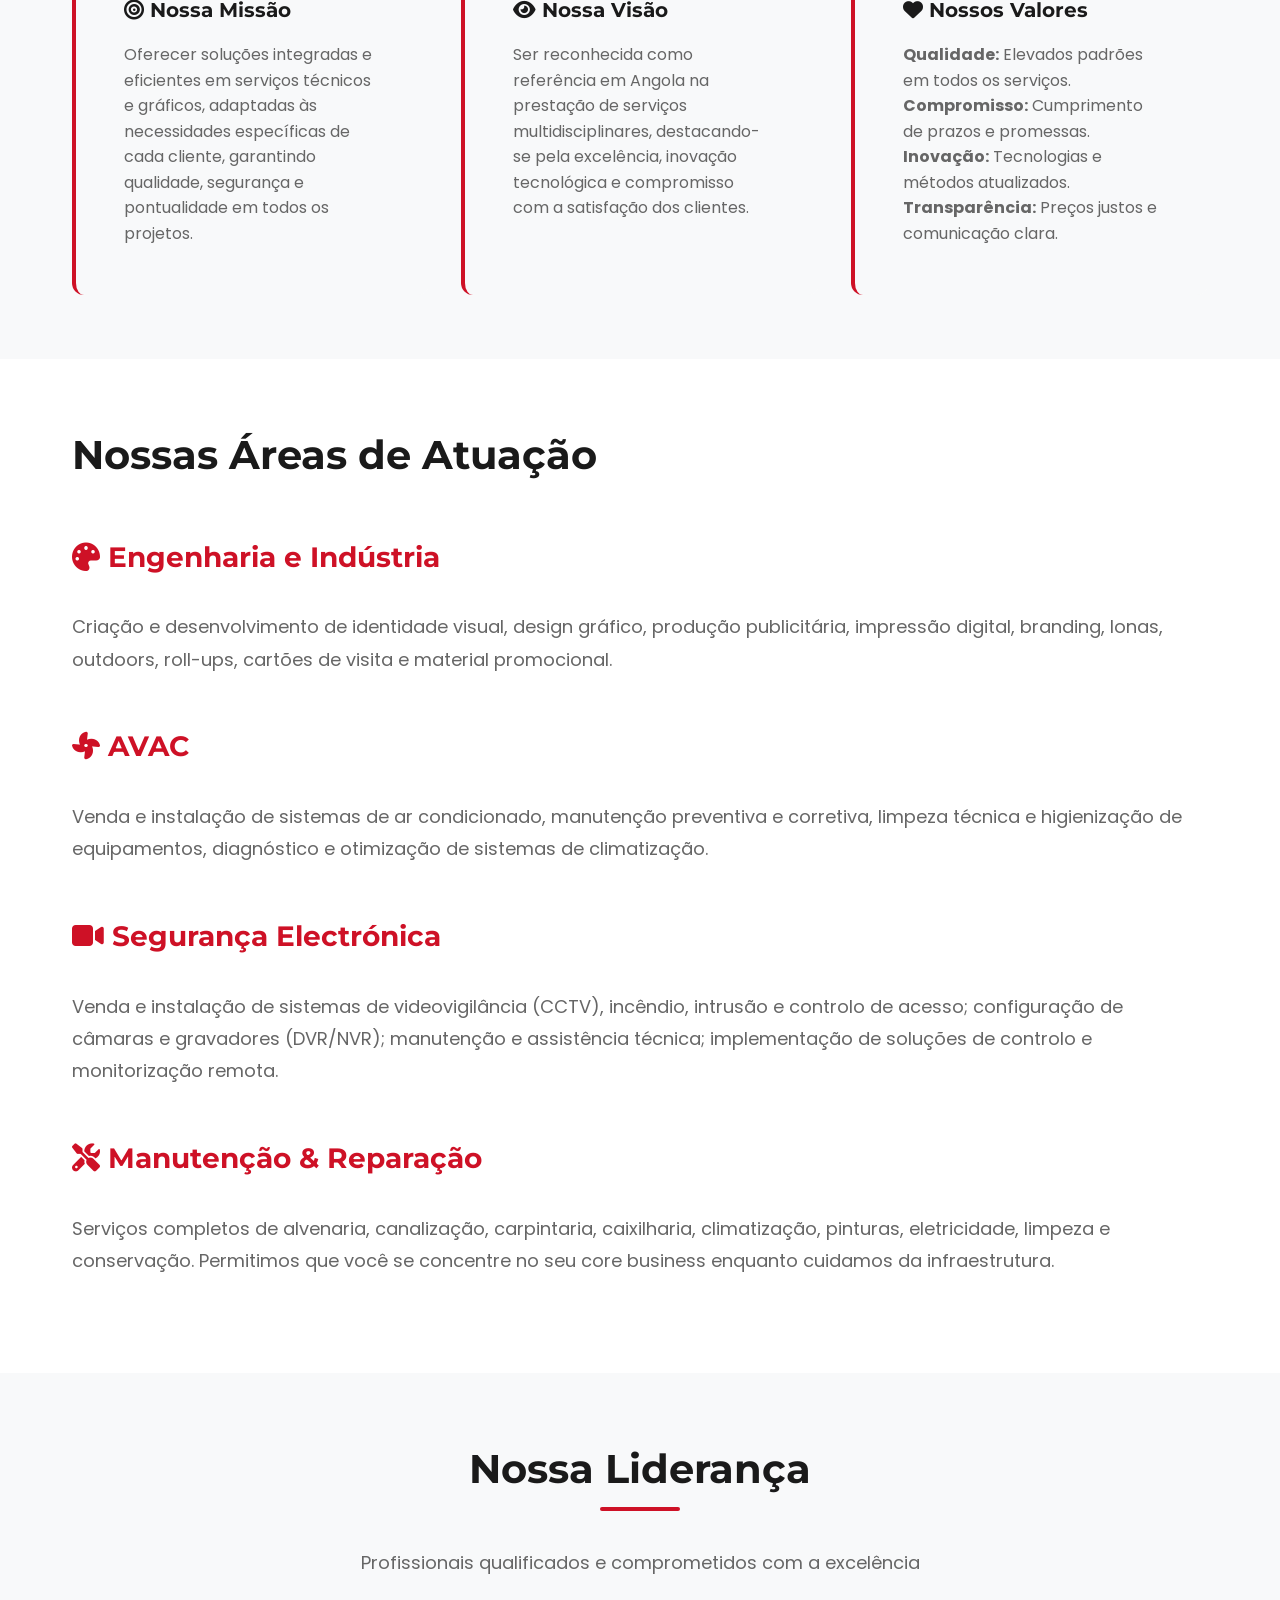
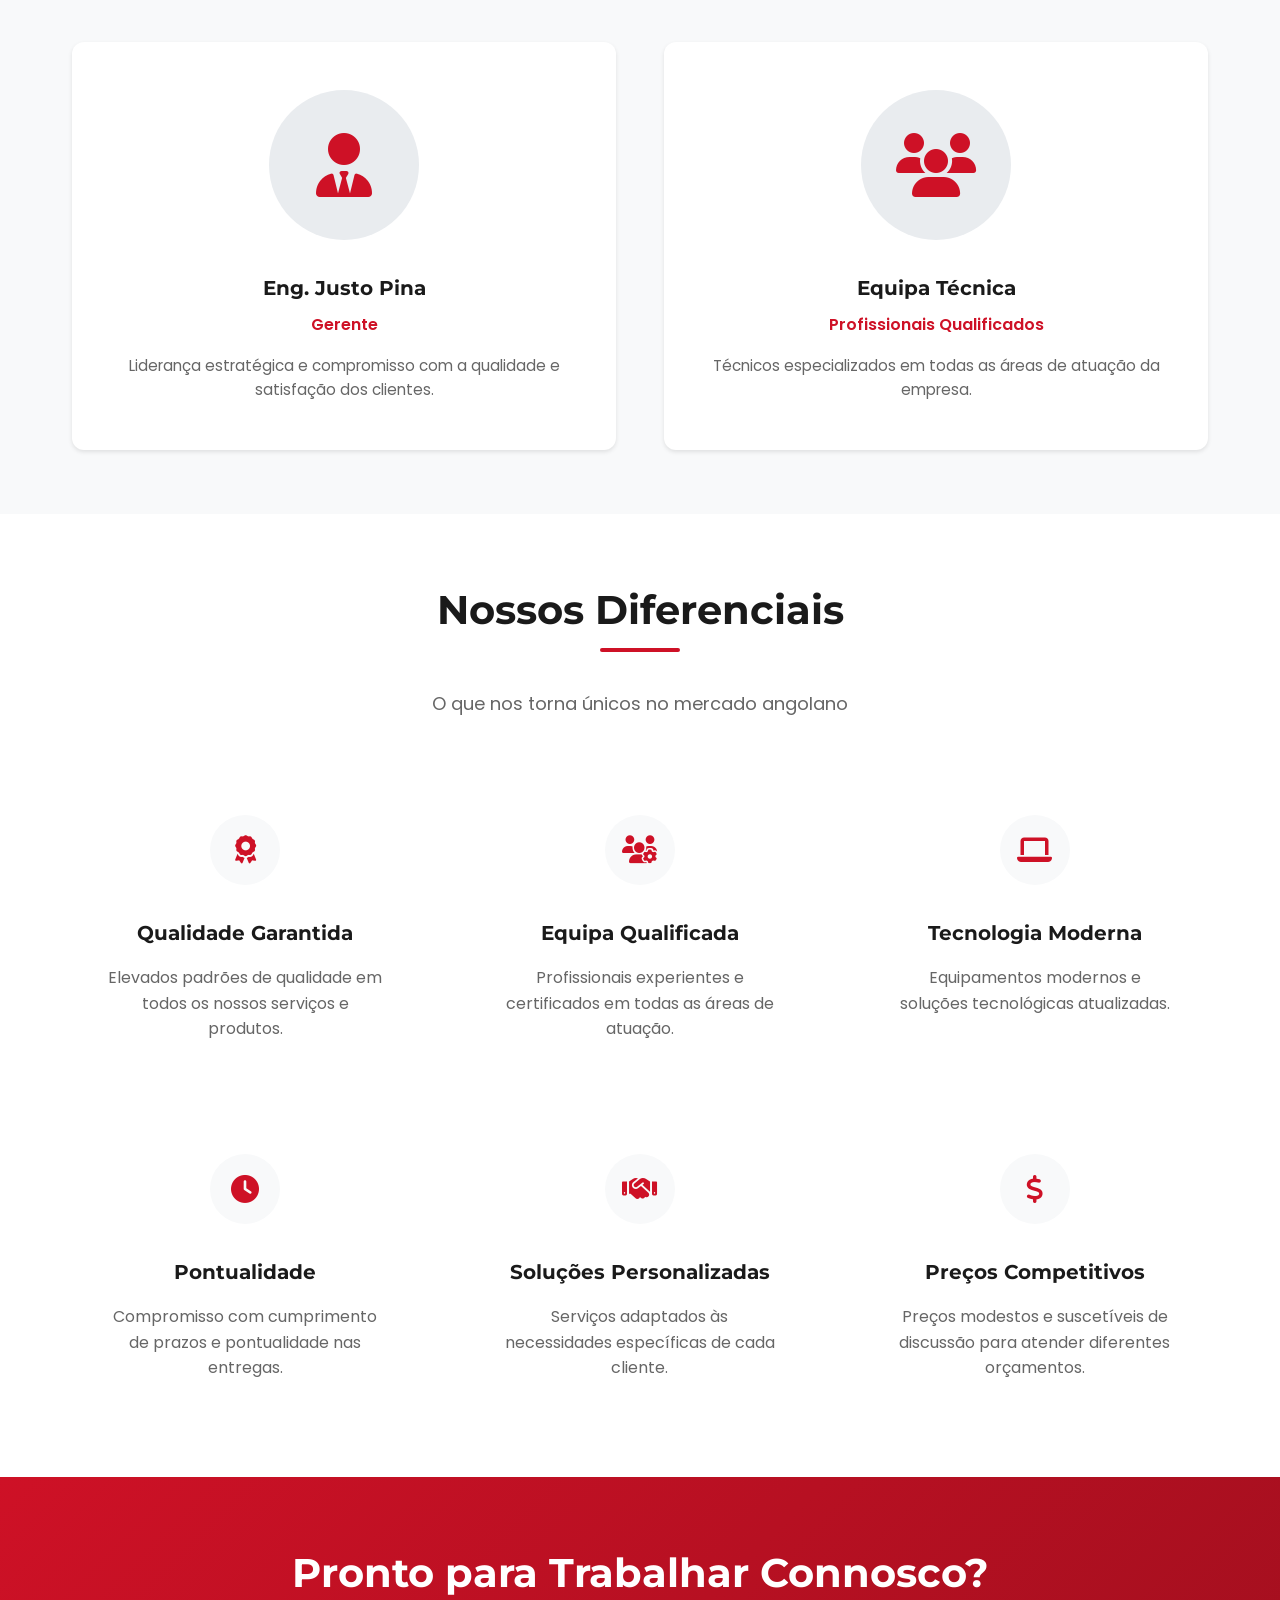
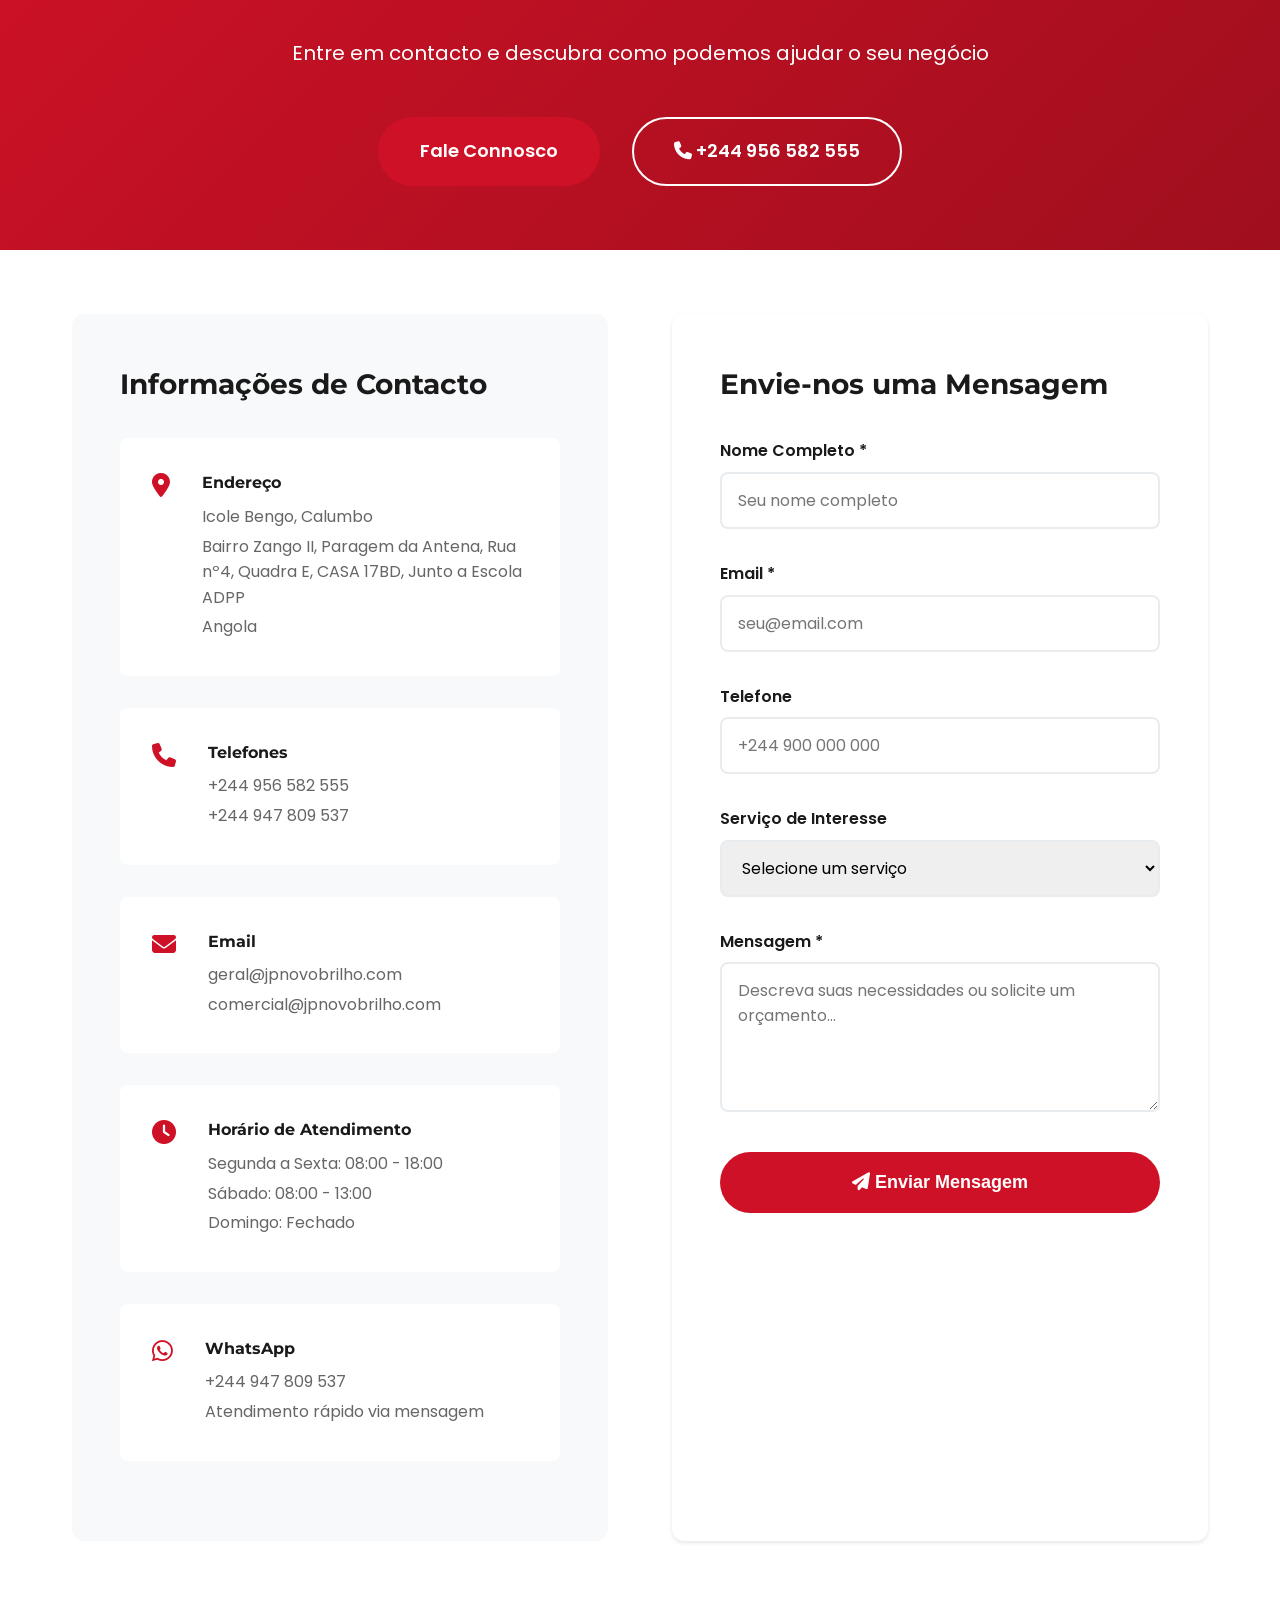
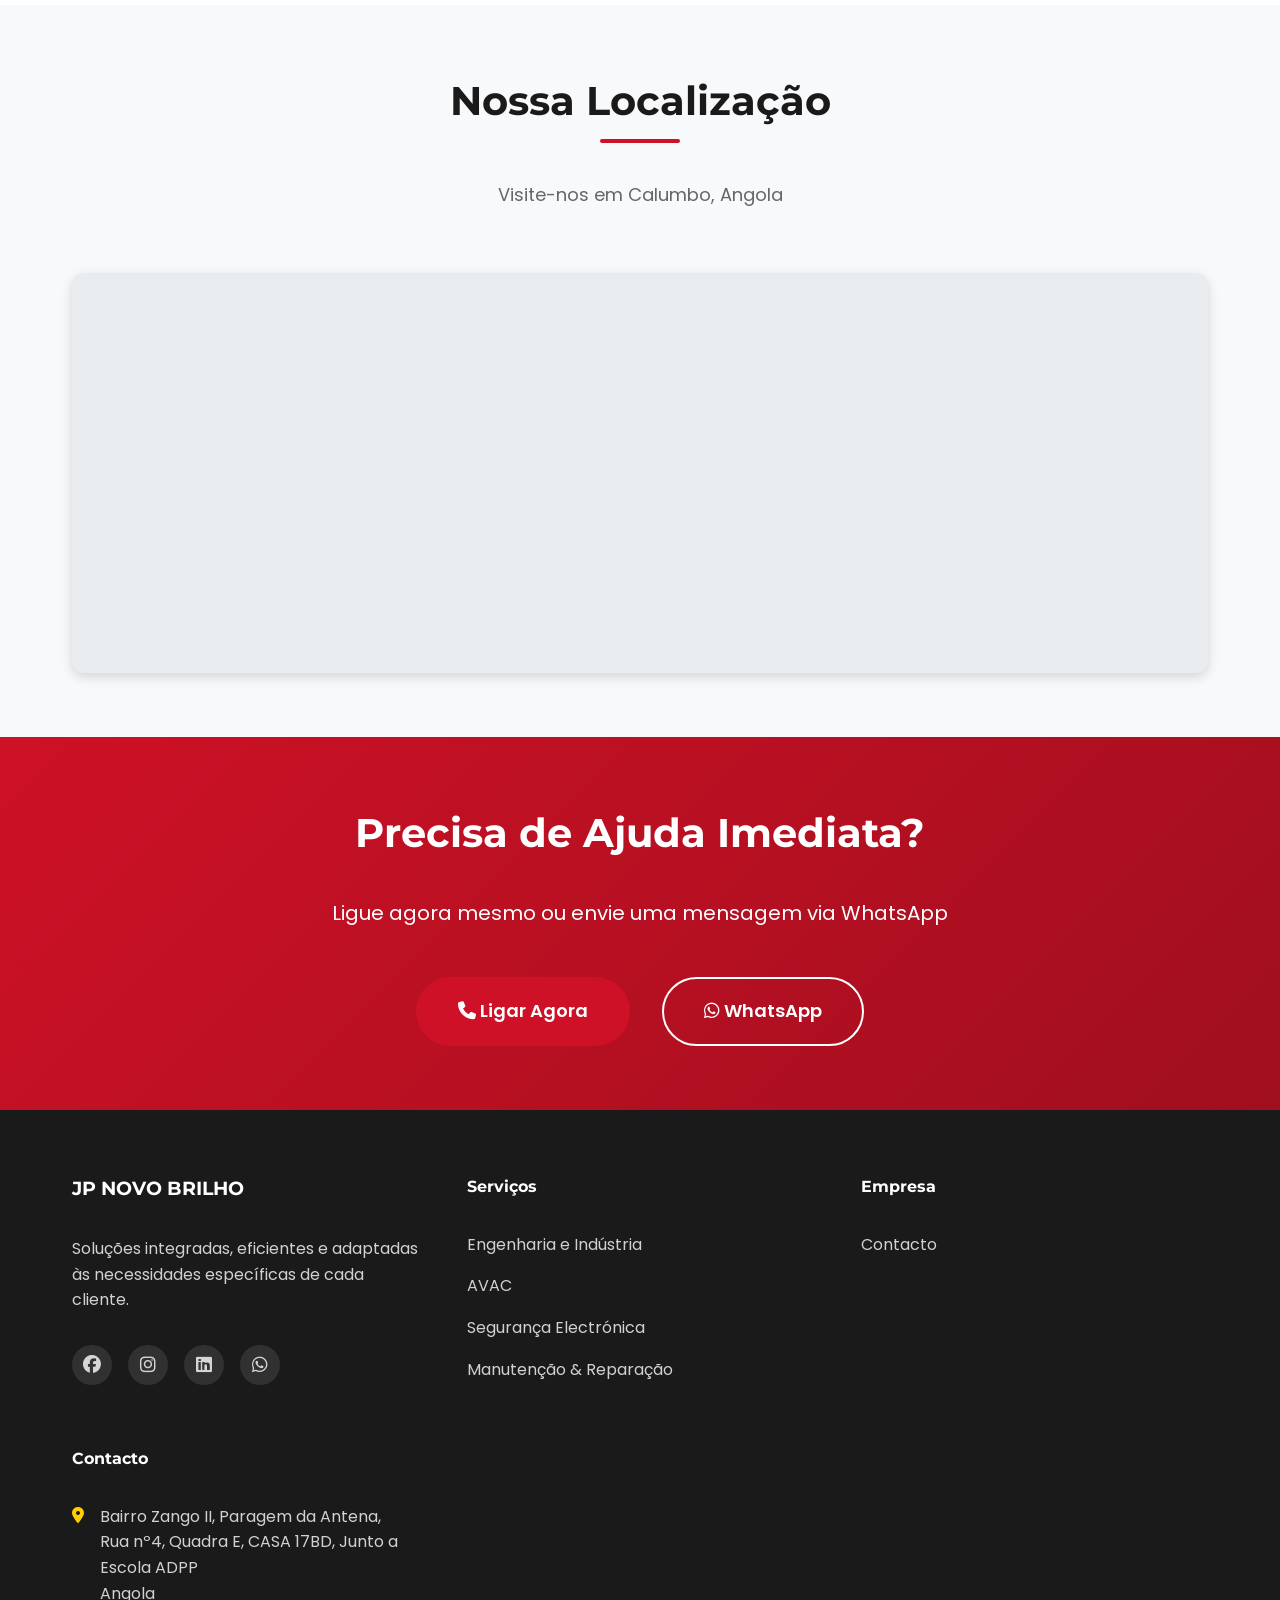
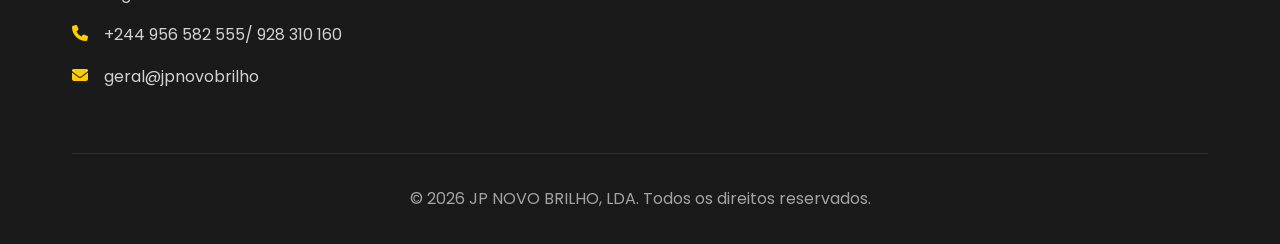
<file: contacto.html>
<!DOCTYPE html>
<html lang="pt">
<head>
    <meta charset="UTF-8">
    <meta name="viewport" content="width=device-width, initial-scale=1.0">
    <meta name="description" content="Contacte a JP NOVO BRILHO - Solicite orçamento para serviços técnicos e gráficos em Angola">
    <title>Contacto - JP NOVO BRILHO</title>
    <link rel="stylesheet" href="css/style.css">
    <link rel="stylesheet" href="css/pages.css">
    <link rel="stylesheet" href="https://cdn.jsdelivr.net/npm/@fortawesome/fontawesome-free@6.4.0/css/all.min.css">
    <link href="https://fonts.googleapis.com/css2?family=Poppins:wght@300;400;500;600;700&family=Montserrat:wght@400;500;600;700&display=swap" rel="stylesheet">
</head>
<body>
    <!-- Header / Navigation -->
    <header class="header">
        <nav class="navbar">
            <div class="container">
                <div class="nav-wrapper">
                    <div class="logo">
                        <h1>JP <span>NOVO BRILHO</span></h1>
                        <p class="tagline">Soluções Integradas em Angola</p>
                    </div>
                    <button class="mobile-menu-toggle" aria-label="Menu">
                        <span></span>
                        <span></span>
                        <span></span>
                    </button>
                    <ul class="nav-menu">
                        <li><a href="index.html" class="active">Início</a></li>
                        <li class="dropdown">
                            <a href="#servicos">Serviços <i class="fas fa-chevron-down"></i></a>
                            <ul class="dropdown-menu">
                                <li><a href="engenharia-industria.html">Engenharia e Indústria</a></li>
                                <li><a href="avac.html">AVAC</a></li>
                                <li><a href="seguranca.html">Segurança Electrónica</a></li>
                                <li><a href="manutencao.html">Manutenção & Reparação</a></li>
                            </ul>
                        </li>
                        <li><a href="portfolio.html">Portfólio</a></li>
                        <li><a href="contacto.html">Contacto</a></li>
                    </ul>
                </div>
            </div>
        </nav>
    </header>

    <!-- Page Hero -->
    <section class="page-hero" style="background-image: linear-gradient(rgba(0,0,0,0.6), rgba(0,0,0,0.6)), url('images/contacto-hero.jpg')">
        <div class="container">
            <div class="page-hero-content">
                <h1>Contacto</h1>
                <p>Estamos prontos para atendê-lo</p>
                <div class="breadcrumb">
                    <a href="index.html">Início</a>
                    <span>/</span>
                    <span>Contacto</span>
                </div>
            </div>
        </div>
    </section>

    <!-- Contact Section -->

    <section class="about-content">
        <div class="container">
            <div class="about-grid">
                <div class="about-text">
                    <h2>Quem Somos</h2>
                    <p>A <strong>JP NOVO BRILHO, LDA.</strong> é uma empresa de direito angolano especializada na prestação de serviços técnicos e engenharia, oferecendo soluções integradas, eficientes e adaptadas às necessidades específicas de cada cliente.</p>
                    <p>Actuamos em diversas áreas, incluindo <strong>Engenharia e Indústria</strong>, <strong>AVAC (Aquecimento, Ventilação e Ar Condicionado)</strong>, <strong>Segurança Electrónica</strong> e <strong>Manutenção & Reparação</strong>, sempre com o compromisso de entregar qualidade, segurança e cumprimento de prazos.</p>
                    <p>Nossa equipa é composta por profissionais qualificados e comprometidos com elevados padrões de qualidade. Trabalhamos com equipamentos modernos e soluções tecnológicas actualizadas para garantir a satisfação dos nossos clientes.</p>
                </div>
                <div class="about-image">
                    <img src="images/sobre-empresa.jpg" alt="JP NOVO BRILHO">
                </div>
            </div>
        </div>
    </section>
     <!-- Missão, Visão, Valores -->
    <section class="about-content" style="background: var(--gray-light); padding: var(--spacing-xl) 0;">
        <div class="container">
            <div class="section-header">
                <h2>Missão, Visão e Valores</h2>
            </div>
            <div class="values-grid">
                <div class="value-card">
                    <h4><i class="fas fa-bullseye"></i> Nossa Missão</h4>
                    <p>Oferecer soluções integradas e eficientes em serviços técnicos e gráficos, adaptadas às necessidades específicas de cada cliente, garantindo qualidade, segurança e pontualidade em todos os projetos.</p>
                </div>
                <div class="value-card">
                    <h4><i class="fas fa-eye"></i> Nossa Visão</h4>
                    <p>Ser reconhecida como referência em Angola na prestação de serviços multidisciplinares, destacando-se pela excelência, inovação tecnológica e compromisso com a satisfação dos clientes.</p>
                </div>
                <div class="value-card">
                    <h4><i class="fas fa-heart"></i> Nossos Valores</h4>
                    <p><strong>Qualidade:</strong> Elevados padrões em todos os serviços.<br>
                    <strong>Compromisso:</strong> Cumprimento de prazos e promessas.<br>
                    <strong>Inovação:</strong> Tecnologias e métodos atualizados.<br>
                    <strong>Transparência:</strong> Preços justos e comunicação clara.</p>
                </div>
            </div>
        </div>
    </section>

    <!-- Áreas de Atuação -->
    <section class="about-content">
        <div class="container">
            <div class="about-text">
                <h2>Nossas Áreas de Atuação</h2>
                
                <h3><i class="fas fa-palette"></i> Engenharia e Indústria</h3>
                <p>Criação e desenvolvimento de identidade visual, design gráfico, produção publicitária, impressão digital, branding, lonas, outdoors, roll-ups, cartões de visita e material promocional.</p>
                
                <h3><i class="fas fa-fan"></i> AVAC</h3>
                <p>Venda e instalação de sistemas de ar condicionado, manutenção preventiva e corretiva, limpeza técnica e higienização de equipamentos, diagnóstico e otimização de sistemas de climatização.</p>
                
                <h3><i class="fas fa-video"></i> Segurança Electrónica</h3>
                <p>Venda e instalação de sistemas de videovigilância (CCTV), incêndio, intrusão e controlo de acesso; configuração de câmaras e gravadores (DVR/NVR); manutenção e assistência técnica; implementação de soluções de controlo e monitorização remota.</p>
                
                <h3><i class="fas fa-tools"></i> Manutenção & Reparação</h3>
                <p>Serviços completos de alvenaria, canalização, carpintaria, caixilharia, climatização, pinturas, eletricidade, limpeza e conservação. Permitimos que você se concentre no seu core business enquanto cuidamos da infraestrutura.</p>
            </div>
        </div>
    </section>

    <!-- Team Section -->
    <section class="team-section">
        <div class="container">
            <div class="section-header">
                <h2>Nossa Liderança</h2>
                <p>Profissionais qualificados e comprometidos com a excelência</p>
            </div>
            <div class="team-grid">
                <div class="team-member">
                    <div class="team-member-photo">
                        <i class="fas fa-user-tie"></i>
                    </div>
                    <h3>Eng. Justo Pina</h3>
                    <div class="position">Gerente</div>
                    <p>Liderança estratégica e compromisso com a qualidade e satisfação dos clientes.</p>
                </div>
                <div class="team-member">
                    <div class="team-member-photo">
                        <i class="fas fa-users"></i>
                    </div>
                    <h3>Equipa Técnica</h3>
                    <div class="position">Profissionais Qualificados</div>
                    <p>Técnicos especializados em todas as áreas de atuação da empresa.</p>
                </div>
            </div>
        </div>
    </section>

    <!-- Diferenciais -->
    <section class="about-content">
        <div class="container">
            <div class="section-header">
                <h2>Nossos Diferenciais</h2>
                <p>O que nos torna únicos no mercado angolano</p>
            </div>
            <div class="features-grid">
                <div class="feature-item">
                    <div class="feature-icon">
                        <i class="fas fa-award"></i>
                    </div>
                    <h3>Qualidade Garantida</h3>
                    <p>Elevados padrões de qualidade em todos os nossos serviços e produtos.</p>
                </div>
                <div class="feature-item">
                    <div class="feature-icon">
                        <i class="fas fa-users-cog"></i>
                    </div>
                    <h3>Equipa Qualificada</h3>
                    <p>Profissionais experientes e certificados em todas as áreas de atuação.</p>
                </div>
                <div class="feature-item">
                    <div class="feature-icon">
                        <i class="fas fa-laptop"></i>
                    </div>
                    <h3>Tecnologia Moderna</h3>
                    <p>Equipamentos modernos e soluções tecnológicas atualizadas.</p>
                </div>
                <div class="feature-item">
                    <div class="feature-icon">
                        <i class="fas fa-clock"></i>
                    </div>
                    <h3>Pontualidade</h3>
                    <p>Compromisso com cumprimento de prazos e pontualidade nas entregas.</p>
                </div>
                <div class="feature-item">
                    <div class="feature-icon">
                        <i class="fas fa-handshake"></i>
                    </div>
                    <h3>Soluções Personalizadas</h3>
                    <p>Serviços adaptados às necessidades específicas de cada cliente.</p>
                </div>
                <div class="feature-item">
                    <div class="feature-icon">
                        <i class="fas fa-dollar-sign"></i>
                    </div>
                    <h3>Preços Competitivos</h3>
                    <p>Preços modestos e suscetíveis de discussão para atender diferentes orçamentos.</p>
                </div>
            </div>
        </div>
    </section>

    <!-- CTA -->
    <section class="cta-section">
        <div class="container">
            <div class="cta-content">
                <h2>Pronto para Trabalhar Connosco?</h2>
                <p>Entre em contacto e descubra como podemos ajudar o seu negócio</p>
                <div class="cta-buttons">
                    <a href="contacto.html" class="btn btn-primary btn-lg">Fale Connosco</a>
                    <a href="tel:+244949040036" class="btn btn-outline-white btn-lg">
                        <i class="fas fa-phone"></i> +244 956 582 555
                    </a>
                </div>
            </div>
        </div>
    </section>

    <section class="contact-section">
        <div class="container">
            <div class="contact-grid">
                <!-- Contact Info -->
                <div class="contact-info-box">
                    <h3>Informações de Contacto</h3>
                    
                    <div class="contact-detail">
                        <i class="fas fa-map-marker-alt"></i>
                        <div class="contact-detail-text">
                            <h4>Endereço</h4>
                            <p>Icole Bengo, Calumbo</p>
                            <p>Bairro Zango II, Paragem da Antena, Rua nº4, Quadra E, CASA 17BD, Junto a Escola ADPP</p>
                            <p>Angola</p>
                        </div>
                    </div>

                    <div class="contact-detail">
                        <i class="fas fa-phone"></i>
                        <div class="contact-detail-text">
                            <h4>Telefones</h4>
                            <p><a href="tel:+244949040036">+244 956 582 555</a></p>
                            <p><a href="tel:+244928310160">+244 947 809 537</a></p>
                        </div>
                    </div>

                    <div class="contact-detail">
                        <i class="fas fa-envelope"></i>
                        <div class="contact-detail-text">
                            <h4>Email</h4>
                            <p><a href="mailto:geral@JP-angola.com">geral@jpnovobrilho.com</a></p>
                            <p><a href="mailto:dimilcio2021@gmail.com">comercial@jpnovobrilho.com</a></p>
                        </div>
                    </div>

                    <div class="contact-detail">
                        <i class="fas fa-clock"></i>
                        <div class="contact-detail-text">
                            <h4>Horário de Atendimento</h4>
                            <p>Segunda a Sexta: 08:00 - 18:00</p>
                            <p>Sábado: 08:00 - 13:00</p>
                            <p>Domingo: Fechado</p>
                        </div>
                    </div>

                    <div class="contact-detail">
                        <i class="fab fa-whatsapp"></i>
                        <div class="contact-detail-text">
                            <h4>WhatsApp</h4>
                            <p><a href="https://wa.me/244949040036" target="_blank">+244 947 809 537</a></p>
                            <p>Atendimento rápido via mensagem</p>
                        </div>
                    </div>
                </div>

                <!-- Contact Form -->
                <div class="contact-form">
                    <h3>Envie-nos uma Mensagem</h3>
                    <form>
                        <div class="form-group">
                            <label for="name">Nome Completo *</label>
                            <input type="text" id="name" name="name" required placeholder="Seu nome completo">
                        </div>

                        <div class="form-group">
                            <label for="email">Email *</label>
                            <input type="email" id="email" name="email" required placeholder="seu@email.com">
                        </div>

                        <div class="form-group">
                            <label for="phone">Telefone</label>
                            <input type="tel" id="phone" name="phone" placeholder="+244 900 000 000">
                        </div>

                        <div class="form-group">
                            <label for="service">Serviço de Interesse</label>
                            <select id="service" name="service">
                                <option value="">Selecione um serviço</option>
                                <option value="artes-graficas">Engenharia e Indústria</option>
                                <option value="avac">AVAC</option>
                                <option value="seguranca">Segurança Electrónica</option>
                                <option value="manutencao">Manutenção & Reparação</option>
                                <option value="outro">Outro</option>
                            </select>
                        </div>

                        <div class="form-group">
                            <label for="message">Mensagem *</label>
                            <textarea id="message" name="message" required placeholder="Descreva suas necessidades ou solicite um orçamento..."></textarea>
                        </div>

                        <button type="submit" class="btn btn-primary btn-lg" style="width: 100%;">
                            <i class="fas fa-paper-plane"></i> Enviar Mensagem
                        </button>
                    </form>
                </div>
            </div>
        </div>
    </section>

    <!-- Map Section -->
    <section class="map-section">
        <div class="container">
            <div class="section-header">
                <h2>Nossa Localização</h2>
                <p>Visite-nos em Calumbo, Angola</p>
            </div>
            <div class="map-container">
                <!-- Google Maps Placeholder -->
                <iframe 
                    src="https://www.google.com/maps/embed?pb=!1m18!1m12!1m3!1d31490.945987247838!2d13.298799999999999!3d-8.989999999999998!2m3!1f0!2f0!3f0!3m2!1i1024!2i768!4f13.1!3m3!1m2!1s0x1a51f4c5e2b2c3d7%3A0x7f8a9b2c5d6e7f8a!2sBelas%2C%20Angola!5e0!3m2!1spt-PT!2sus!4v1234567890123" 
                    width="100%" 
                    height="100%" 
                    style="border:0;" 
                    allowfullscreen="" 
                    loading="lazy" 
                    referrerpolicy="no-referrer-when-downgrade">
                </iframe>
            </div>
        </div>
    </section>

    <!-- Quick Contact -->
    <section class="cta-section">
        <div class="container">
            <div class="cta-content">
                <h2>Precisa de Ajuda Imediata?</h2>
                <p>Ligue agora mesmo ou envie uma mensagem via WhatsApp</p>
                <div class="cta-buttons">
                    <a href="tel:+244949040036" class="btn btn-primary btn-lg">
                        <i class="fas fa-phone"></i> Ligar Agora
                    </a>
                    <a href="https://wa.me/244949040036" target="_blank" class="btn btn-outline-white btn-lg">
                        <i class="fab fa-whatsapp"></i> WhatsApp
                    </a>
                </div>
            </div>
        </div>
    </section>

    <!-- Footer -->
    <footer class="footer">
        <div class="container">
            <div class="footer-content">
                <div class="footer-col">
                    <h3>JP NOVO BRILHO</h3>
                    <p>Soluções integradas, eficientes e adaptadas às necessidades específicas de cada cliente.</p>
                    <div class="social-links">
                        <a href="#" aria-label="Facebook"><i class="fab fa-facebook"></i></a>
                        <a href="#" aria-label="Instagram"><i class="fab fa-instagram"></i></a>
                        <a href="#" aria-label="LinkedIn"><i class="fab fa-linkedin"></i></a>
                        <a href="#" aria-label="WhatsApp"><i class="fab fa-whatsapp"></i></a>
                    </div>
                </div>
                <div class="footer-col">
                    <h4>Serviços</h4>
                    <ul>
                        <li><a href="engenharia-industria.html">Engenharia e Indústria</a></li>
                        <li><a href="avac.html">AVAC</a></li>
                        <li><a href="seguranca.html">Segurança Electrónica</a></li>
                        <li><a href="manutencao.html">Manutenção & Reparação</a></li>
                    </ul>
                </div>
                <div class="footer-col">
                    <h4>Empresa</h4>
                    <ul>
                     
                        <li><a href="contacto.html">Contacto</a></li>
                    </ul>
                </div>
                <div class="footer-col">
                    <h4>Contacto</h4>
                    <ul class="contact-info">
                        <li>
                            <i class="fas fa-map-marker-alt"></i>
                            <span>Bairro Zango II, Paragem da Antena, <br>Rua nº4, Quadra E, CASA 17BD, Junto a Escola ADPP<br>Angola</span>
                        </li>
                        <li>
                            <i class="fas fa-phone"></i>
                            <span>+244 956 582 555/ 928 310 160</span>
                        </li>
                        <li>
                            <i class="fas fa-envelope"></i>
                            <span>geral@jpnovobrilho</span>
                        </li>
                    </ul>
                </div>
            </div>
            <div class="footer-bottom">
                <p>&copy; 2026 JP NOVO BRILHO, LDA. Todos os direitos reservados.</p>
            </div>
        </div>
    </footer>

    <script src="js/main.js"></script>
</body>
</html>
</file>
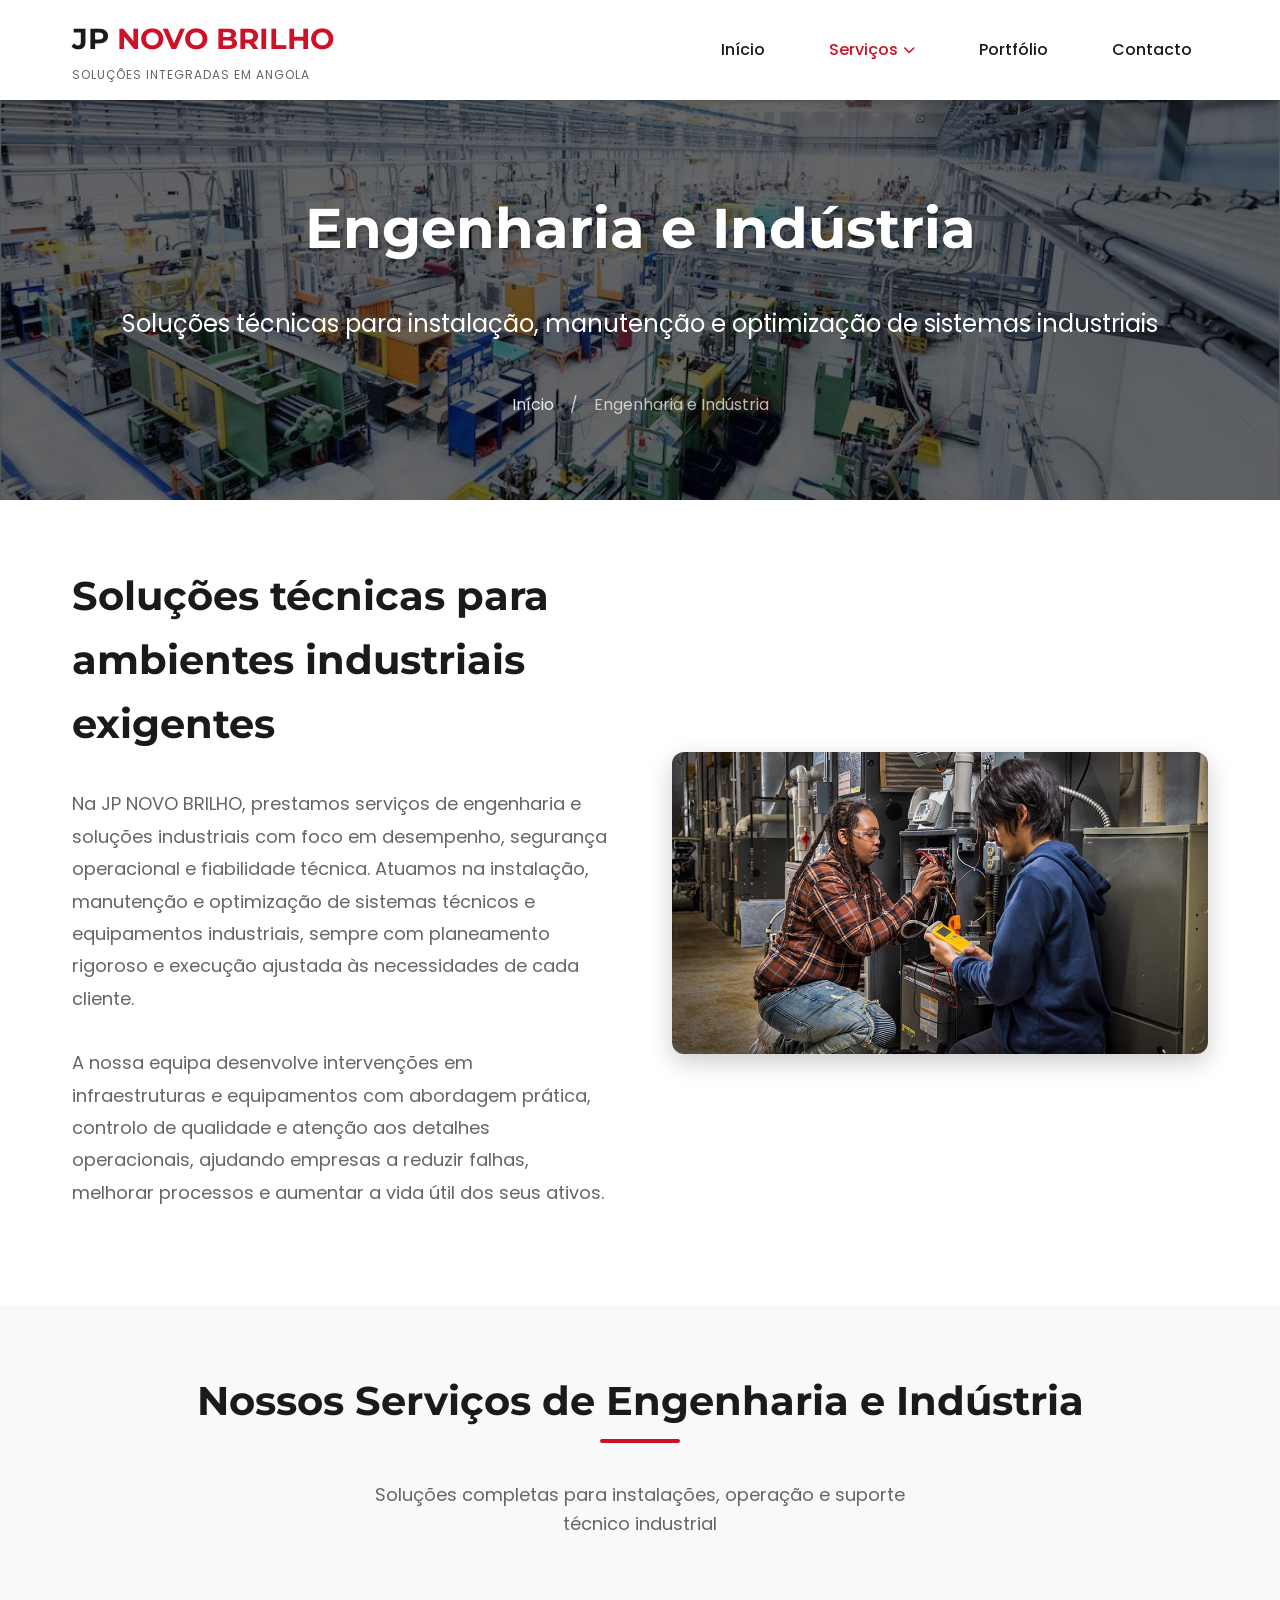
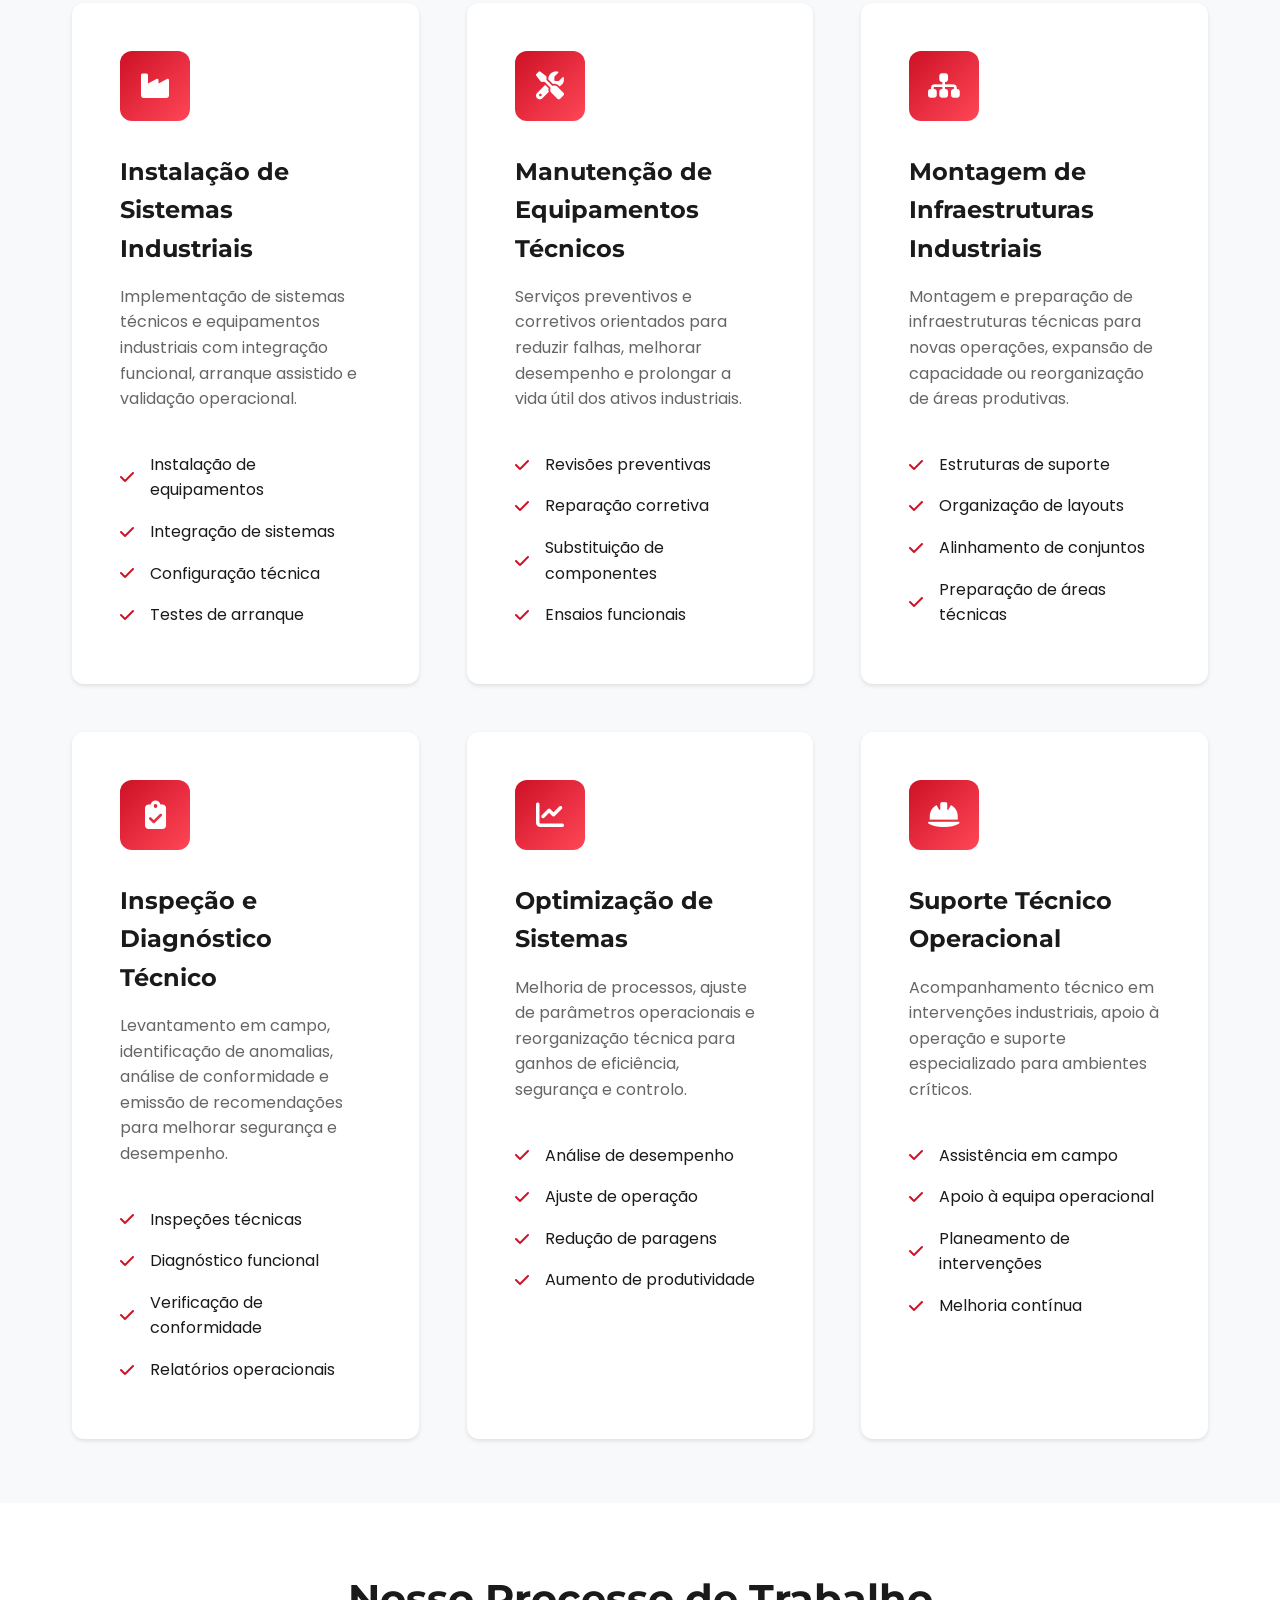
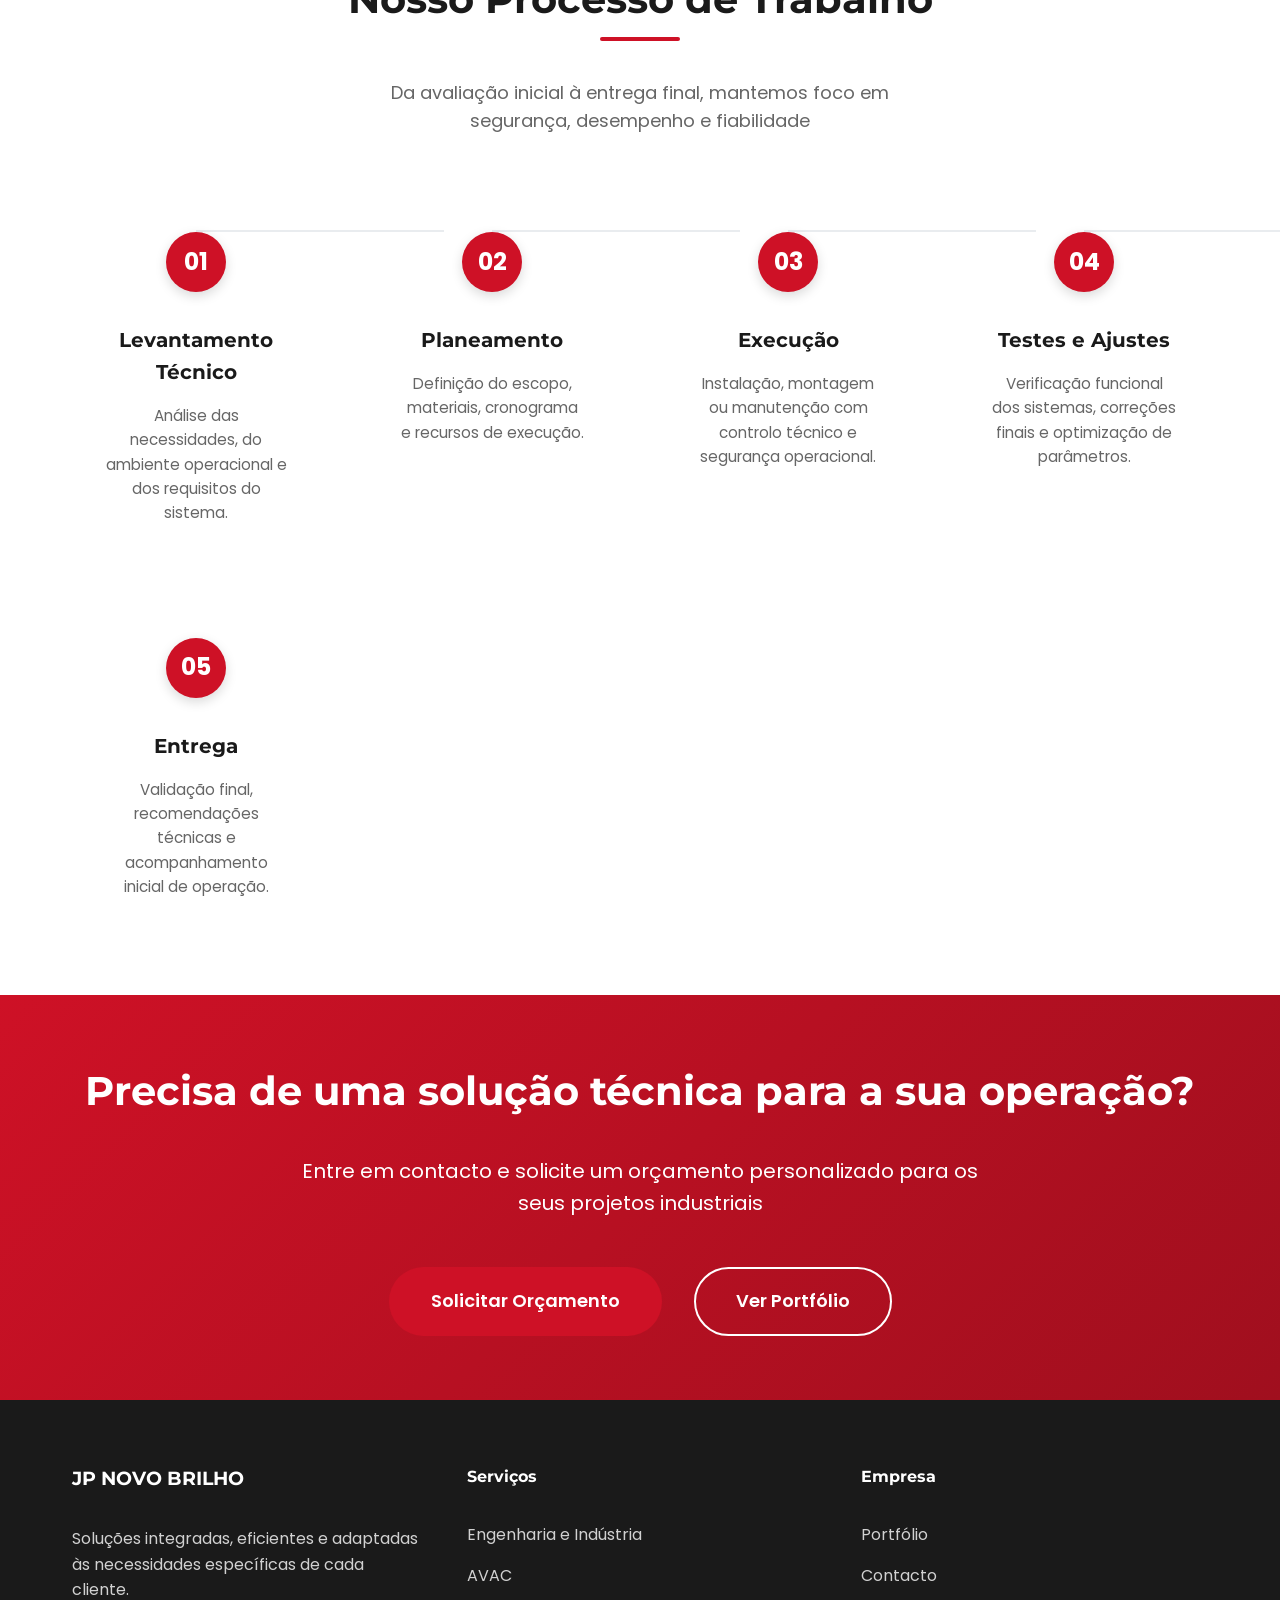
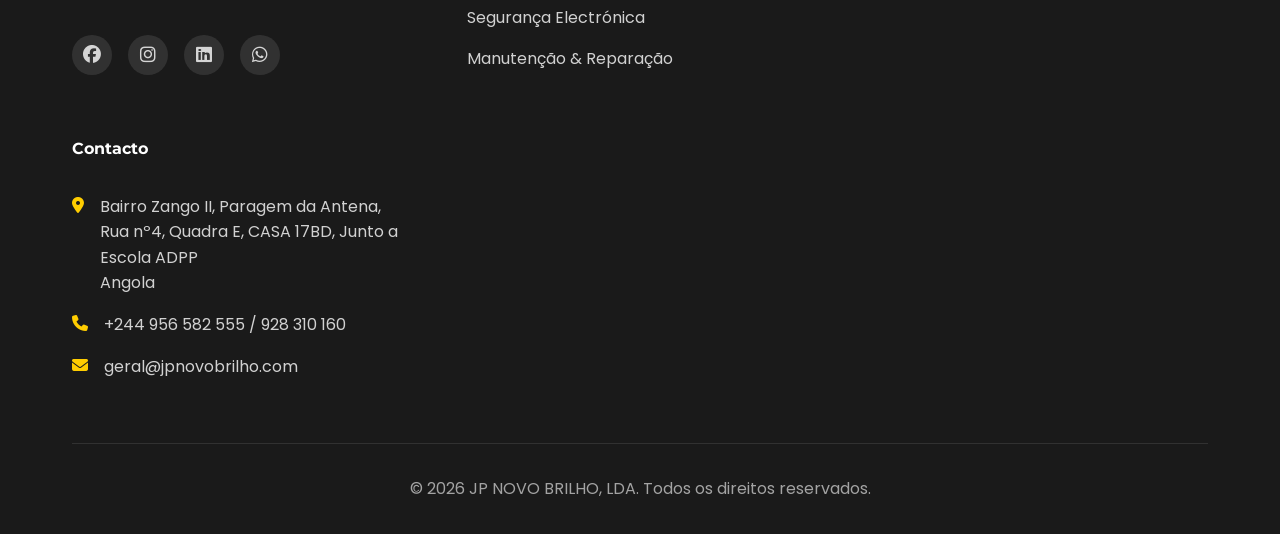
<file: engenharia-industria.html>
<!DOCTYPE html>
<html lang="pt">
<head>
    <meta charset="UTF-8">
    <meta name="viewport" content="width=device-width, initial-scale=1.0">
    <meta name="description" content="Serviços de Engenharia e Indústria da JP NOVO BRILHO com instalação, manutenção, montagem e optimização de sistemas técnicos em Angola.">
    <title>Engenharia e Indústria - JP NOVO BRILHO</title>
    <link rel="stylesheet" href="css/style.css">
    <link rel="stylesheet" href="css/pages.css">
    <link rel="stylesheet" href="https://cdn.jsdelivr.net/npm/@fortawesome/fontawesome-free@6.4.0/css/all.min.css">
    <link href="https://fonts.googleapis.com/css2?family=Poppins:wght@300;400;500;600;700&family=Montserrat:wght@400;500;600;700&display=swap" rel="stylesheet">
</head>
<body>
    <!-- Header / Navigation -->
    <header class="header">
        <nav class="navbar">
            <div class="container">
                <div class="nav-wrapper">
                    <div class="logo">
                        <h1>JP <span>NOVO BRILHO</span></h1>
                        <p class="tagline">Soluções Integradas em Angola</p>
                    </div>
                    <button class="mobile-menu-toggle" aria-label="Menu">
                        <span></span>
                        <span></span>
                        <span></span>
                    </button>
                    <ul class="nav-menu">
                        <li><a href="index.html">Início</a></li>
                        <li class="dropdown">
                            <a href="#servicos" class="active">Serviços <i class="fas fa-chevron-down"></i></a>
                            <ul class="dropdown-menu">
                                <li><a href="engenharia-industria.html" class="active">Engenharia e Indústria</a></li>
                                <li><a href="avac.html">AVAC</a></li>
                                <li><a href="seguranca.html">Segurança Electrónica</a></li>
                                <li><a href="manutencao.html">Manutenção & Reparação</a></li>
                            </ul>
                        </li>
                        <li><a href="portfolio.html">Portfólio</a></li>
                        <li><a href="contacto.html">Contacto</a></li>
                    </ul>
                </div>
            </div>
        </nav>
    </header>

    <!-- Page Hero -->
    <section class="page-hero" style="background-image: linear-gradient(rgba(0,0,0,0.6), rgba(0,0,0,0.6)), url('images/engenharia1.jpg')">
        <div class="container">
            <div class="page-hero-content">
                <h1>Engenharia e Indústria</h1>
                <p>Soluções técnicas para instalação, manutenção e optimização de sistemas industriais</p>
                <div class="breadcrumb">
                    <a href="index.html">Início</a>
                    <span>/</span>
                    <span>Engenharia e Indústria</span>
                </div>
            </div>
        </div>
    </section>

    <!-- Serviço Overview -->
    <section class="service-overview">
        <div class="container">
            <div class="service-intro">
                <div class="intro-text">
                    <h2>Soluções técnicas para ambientes industriais exigentes</h2>
                    <p>Na JP NOVO BRILHO, prestamos serviços de engenharia e soluções industriais com foco em desempenho, segurança operacional e fiabilidade técnica. Atuamos na instalação, manutenção e optimização de sistemas técnicos e equipamentos industriais, sempre com planeamento rigoroso e execução ajustada às necessidades de cada cliente.</p>
                    <p>A nossa equipa desenvolve intervenções em infraestruturas e equipamentos com abordagem prática, controlo de qualidade e atenção aos detalhes operacionais, ajudando empresas a reduzir falhas, melhorar processos e aumentar a vida útil dos seus ativos.</p>
                </div>
                <div class="intro-image">
                    <img src="images/engenharia2.jpg" alt="Serviços de engenharia e indústria em ambiente técnico industrial">
                </div>
            </div>
        </div>
    </section>

    <!-- Serviços Detalhados -->
    <section class="detailed-services">
        <div class="container">
            <div class="section-header">
                <h2>Nossos Serviços de Engenharia e Indústria</h2>
                <p>Soluções completas para instalações, operação e suporte técnico industrial</p>
            </div>
            
            <div class="service-details-grid">
                <div class="detail-card">
                    <div class="detail-icon">
                        <i class="fas fa-industry"></i>
                    </div>
                    <h3>Instalação de Sistemas Industriais</h3>
                    <p>Implementação de sistemas técnicos e equipamentos industriais com integração funcional, arranque assistido e validação operacional.</p>
                    <ul>
                        <li><i class="fas fa-check"></i> Instalação de equipamentos</li>
                        <li><i class="fas fa-check"></i> Integração de sistemas</li>
                        <li><i class="fas fa-check"></i> Configuração técnica</li>
                        <li><i class="fas fa-check"></i> Testes de arranque</li>
                    </ul>
                </div>

                <div class="detail-card">
                    <div class="detail-icon">
                        <i class="fas fa-tools"></i>
                    </div>
                    <h3>Manutenção de Equipamentos Técnicos</h3>
                    <p>Serviços preventivos e corretivos orientados para reduzir falhas, melhorar desempenho e prolongar a vida útil dos ativos industriais.</p>
                    <ul>
                        <li><i class="fas fa-check"></i> Revisões preventivas</li>
                        <li><i class="fas fa-check"></i> Reparação corretiva</li>
                        <li><i class="fas fa-check"></i> Substituição de componentes</li>
                        <li><i class="fas fa-check"></i> Ensaios funcionais</li>
                    </ul>
                </div>

                <div class="detail-card">
                    <div class="detail-icon">
                        <i class="fas fa-sitemap"></i>
                    </div>
                    <h3>Montagem de Infraestruturas Industriais</h3>
                    <p>Montagem e preparação de infraestruturas técnicas para novas operações, expansão de capacidade ou reorganização de áreas produtivas.</p>
                    <ul>
                        <li><i class="fas fa-check"></i> Estruturas de suporte</li>
                        <li><i class="fas fa-check"></i> Organização de layouts</li>
                        <li><i class="fas fa-check"></i> Alinhamento de conjuntos</li>
                        <li><i class="fas fa-check"></i> Preparação de áreas técnicas</li>
                    </ul>
                </div>

                <div class="detail-card">
                    <div class="detail-icon">
                        <i class="fas fa-clipboard-check"></i>
                    </div>
                    <h3>Inspeção e Diagnóstico Técnico</h3>
                    <p>Levantamento em campo, identificação de anomalias, análise de conformidade e emissão de recomendações para melhorar segurança e desempenho.</p>
                    <ul>
                        <li><i class="fas fa-check"></i> Inspeções técnicas</li>
                        <li><i class="fas fa-check"></i> Diagnóstico funcional</li>
                        <li><i class="fas fa-check"></i> Verificação de conformidade</li>
                        <li><i class="fas fa-check"></i> Relatórios operacionais</li>
                    </ul>
                </div>

                <div class="detail-card">
                    <div class="detail-icon">
                        <i class="fas fa-chart-line"></i>
                    </div>
                    <h3>Optimização de Sistemas</h3>
                    <p>Melhoria de processos, ajuste de parâmetros operacionais e reorganização técnica para ganhos de eficiência, segurança e controlo.</p>
                    <ul>
                        <li><i class="fas fa-check"></i> Análise de desempenho</li>
                        <li><i class="fas fa-check"></i> Ajuste de operação</li>
                        <li><i class="fas fa-check"></i> Redução de paragens</li>
                        <li><i class="fas fa-check"></i> Aumento de produtividade</li>
                    </ul>
                </div>

                <div class="detail-card">
                    <div class="detail-icon">
                        <i class="fas fa-hard-hat"></i>
                    </div>
                    <h3>Suporte Técnico Operacional</h3>
                    <p>Acompanhamento técnico em intervenções industriais, apoio à operação e suporte especializado para ambientes críticos.</p>
                    <ul>
                        <li><i class="fas fa-check"></i> Assistência em campo</li>
                        <li><i class="fas fa-check"></i> Apoio à equipa operacional</li>
                        <li><i class="fas fa-check"></i> Planeamento de intervenções</li>
                        <li><i class="fas fa-check"></i> Melhoria contínua</li>
                    </ul>
                </div>
            </div>
        </div>
    </section>

    <!-- Processo -->
    <section class="process-section">
        <div class="container">
            <div class="section-header">
                <h2>Nosso Processo de Trabalho</h2>
                <p>Da avaliação inicial à entrega final, mantemos foco em segurança, desempenho e fiabilidade</p>
            </div>
            
            <div class="process-steps">
                <div class="process-step">
                    <div class="step-number">01</div>
                    <h3>Levantamento Técnico</h3>
                    <p>Análise das necessidades, do ambiente operacional e dos requisitos do sistema.</p>
                </div>
                
                <div class="process-step">
                    <div class="step-number">02</div>
                    <h3>Planeamento</h3>
                    <p>Definição do escopo, materiais, cronograma e recursos de execução.</p>
                </div>
                
                <div class="process-step">
                    <div class="step-number">03</div>
                    <h3>Execução</h3>
                    <p>Instalação, montagem ou manutenção com controlo técnico e segurança operacional.</p>
                </div>
                
                <div class="process-step">
                    <div class="step-number">04</div>
                    <h3>Testes e Ajustes</h3>
                    <p>Verificação funcional dos sistemas, correções finais e optimização de parâmetros.</p>
                </div>
                
                <div class="process-step">
                    <div class="step-number">05</div>
                    <h3>Entrega</h3>
                    <p>Validação final, recomendações técnicas e acompanhamento inicial de operação.</p>
                </div>
            </div>
        </div>
    </section>

    <!-- CTA -->
    <section class="cta-section">
        <div class="container">
            <div class="cta-content">
                <h2>Precisa de uma solução técnica para a sua operação?</h2>
                <p>Entre em contacto e solicite um orçamento personalizado para os seus projetos industriais</p>
                <div class="cta-buttons">
                    <a href="contacto.html" class="btn btn-primary btn-lg">Solicitar Orçamento</a>
                    <a href="portfolio.html" class="btn btn-outline-white btn-lg">Ver Portfólio</a>
                </div>
            </div>
        </div>
    </section>

    <!-- Footer -->
    <footer class="footer">
        <div class="container">
            <div class="footer-content">
                <div class="footer-col">
                    <h3>JP NOVO BRILHO</h3>
                    <p>Soluções integradas, eficientes e adaptadas às necessidades específicas de cada cliente.</p>
                    <div class="social-links">
                        <a href="#" aria-label="Facebook"><i class="fab fa-facebook"></i></a>
                        <a href="#" aria-label="Instagram"><i class="fab fa-instagram"></i></a>
                        <a href="#" aria-label="LinkedIn"><i class="fab fa-linkedin"></i></a>
                        <a href="#" aria-label="WhatsApp"><i class="fab fa-whatsapp"></i></a>
                    </div>
                </div>
                <div class="footer-col">
                    <h4>Serviços</h4>
                    <ul>
                        <li><a href="engenharia-industria.html">Engenharia e Indústria</a></li>
                        <li><a href="avac.html">AVAC</a></li>
                        <li><a href="seguranca.html">Segurança Electrónica</a></li>
                        <li><a href="manutencao.html">Manutenção & Reparação</a></li>
                    </ul>
                </div>
                <div class="footer-col">
                    <h4>Empresa</h4>
                    <ul>
                        <li><a href="portfolio.html">Portfólio</a></li>
                        <li><a href="contacto.html">Contacto</a></li>
                    </ul>
                </div>
                <div class="footer-col">
                    <h4>Contacto</h4>
                    <ul class="contact-info">
                        <li>
                            <i class="fas fa-map-marker-alt"></i>
                            <span>Bairro Zango II, Paragem da Antena, <br>Rua nº4, Quadra E, CASA 17BD, Junto a Escola ADPP<br>Angola</span>
                        </li>
                        <li>
                            <i class="fas fa-phone"></i>
                            <span>+244 956 582 555 / 928 310 160</span>
                        </li>
                        <li>
                            <i class="fas fa-envelope"></i>
                            <span>geral@jpnovobrilho.com</span>
                        </li>
                    </ul>
                </div>
            </div>
            <div class="footer-bottom">
                <p>&copy; 2026 JP NOVO BRILHO, LDA. Todos os direitos reservados.</p>
            </div>
        </div>
    </footer>

    <script src="js/main.js"></script>
</body>
</html>
</file>
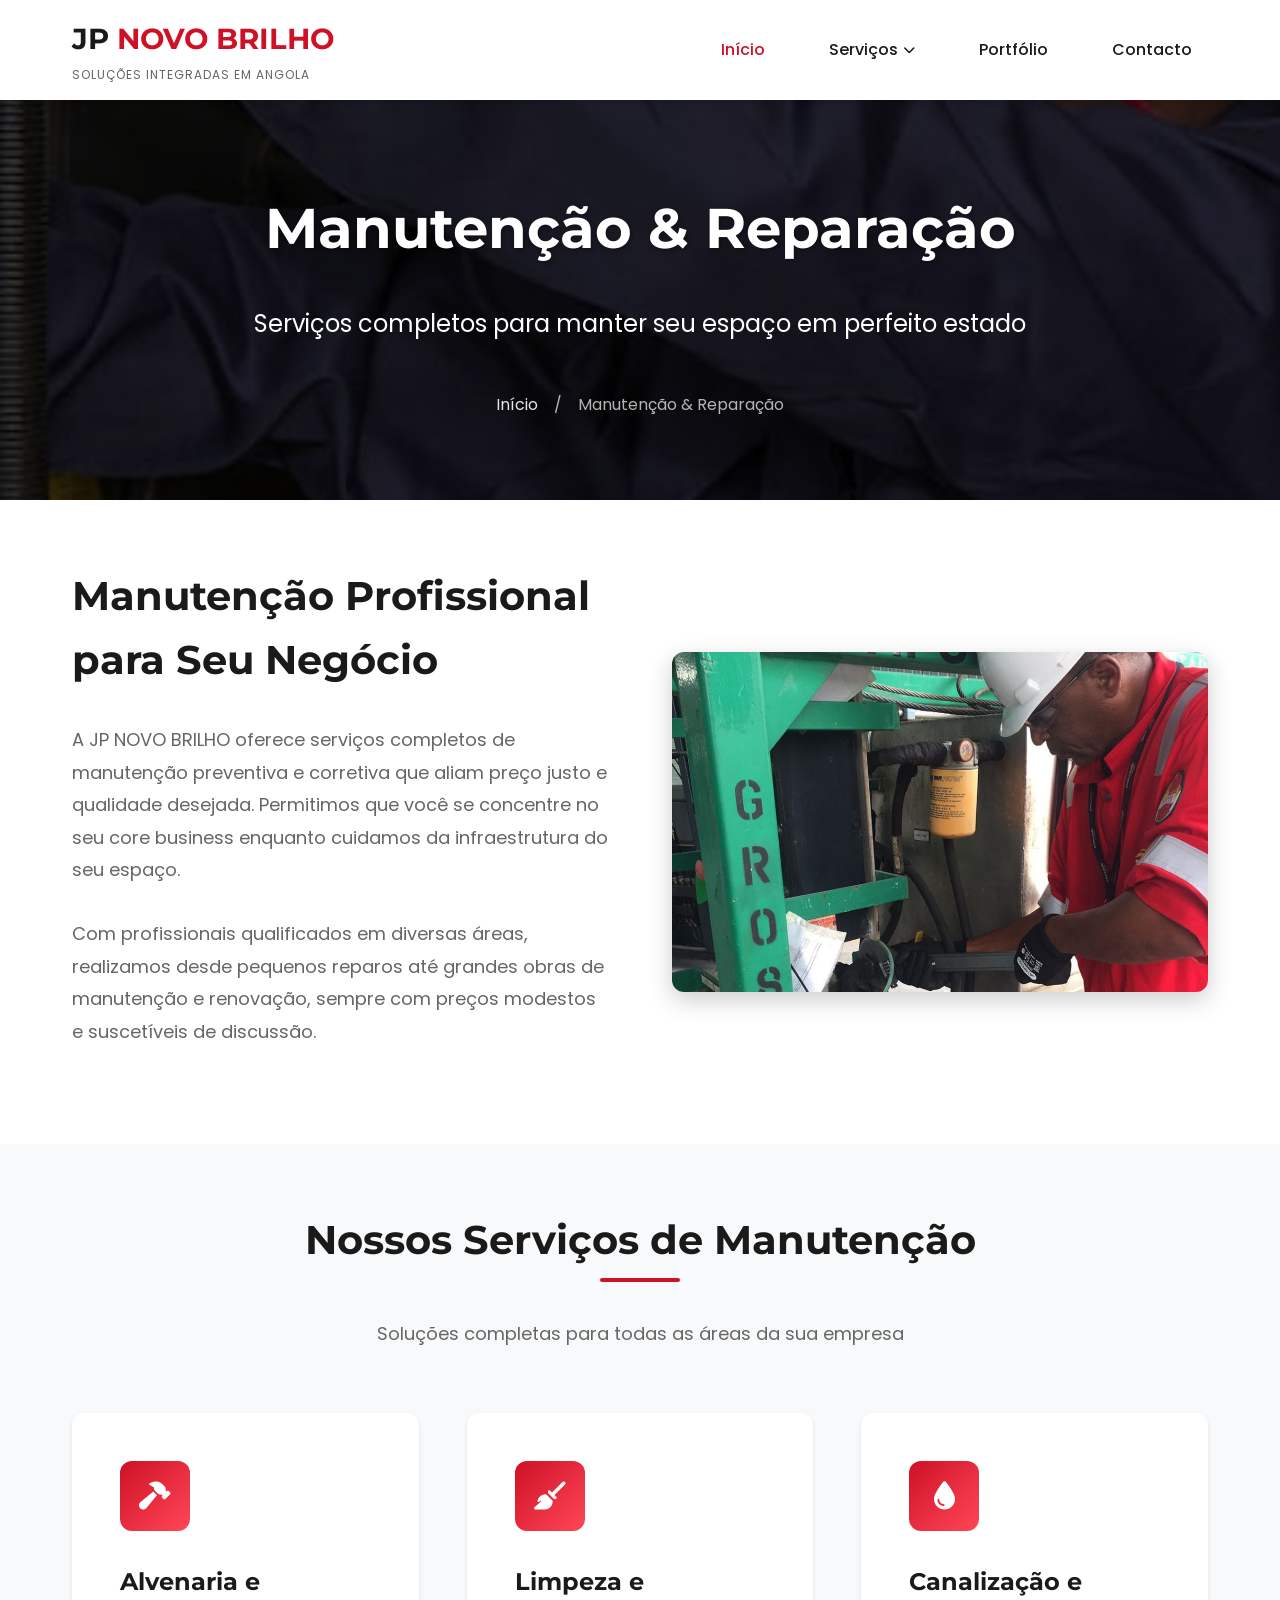
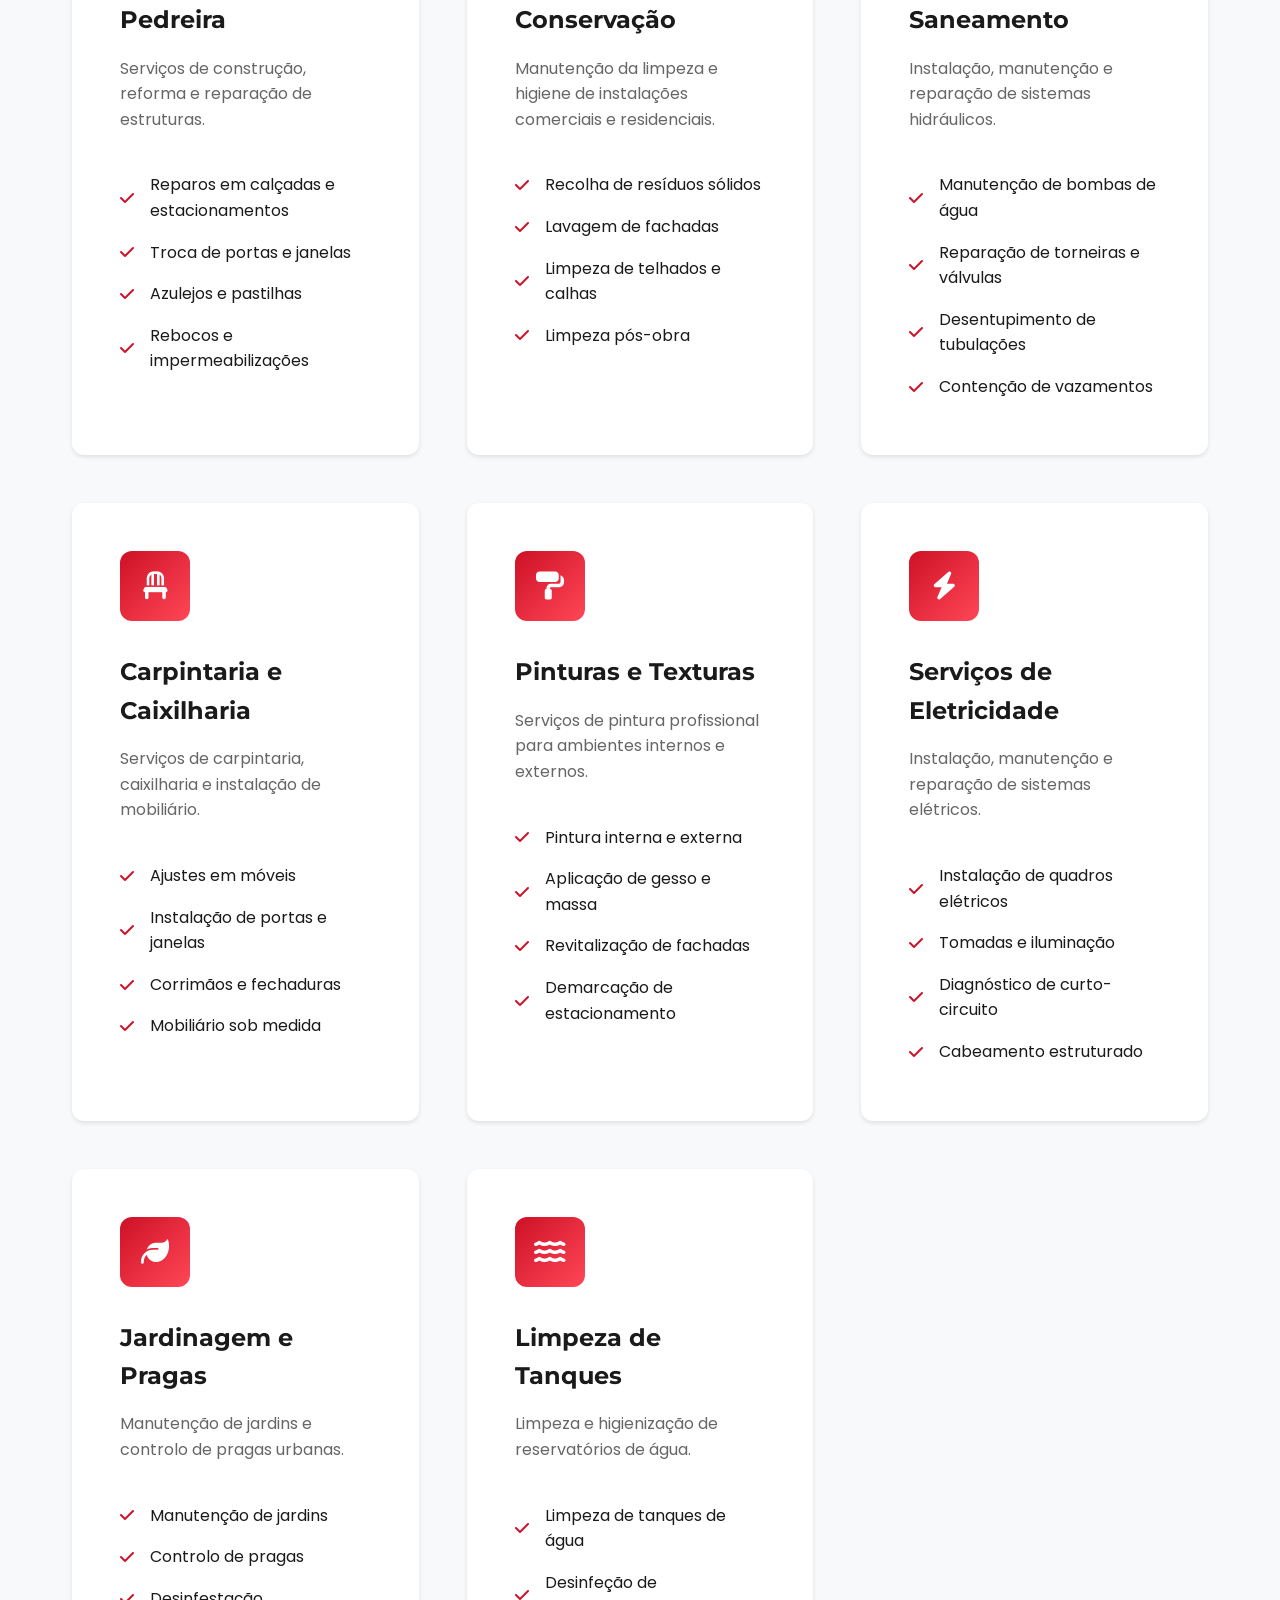
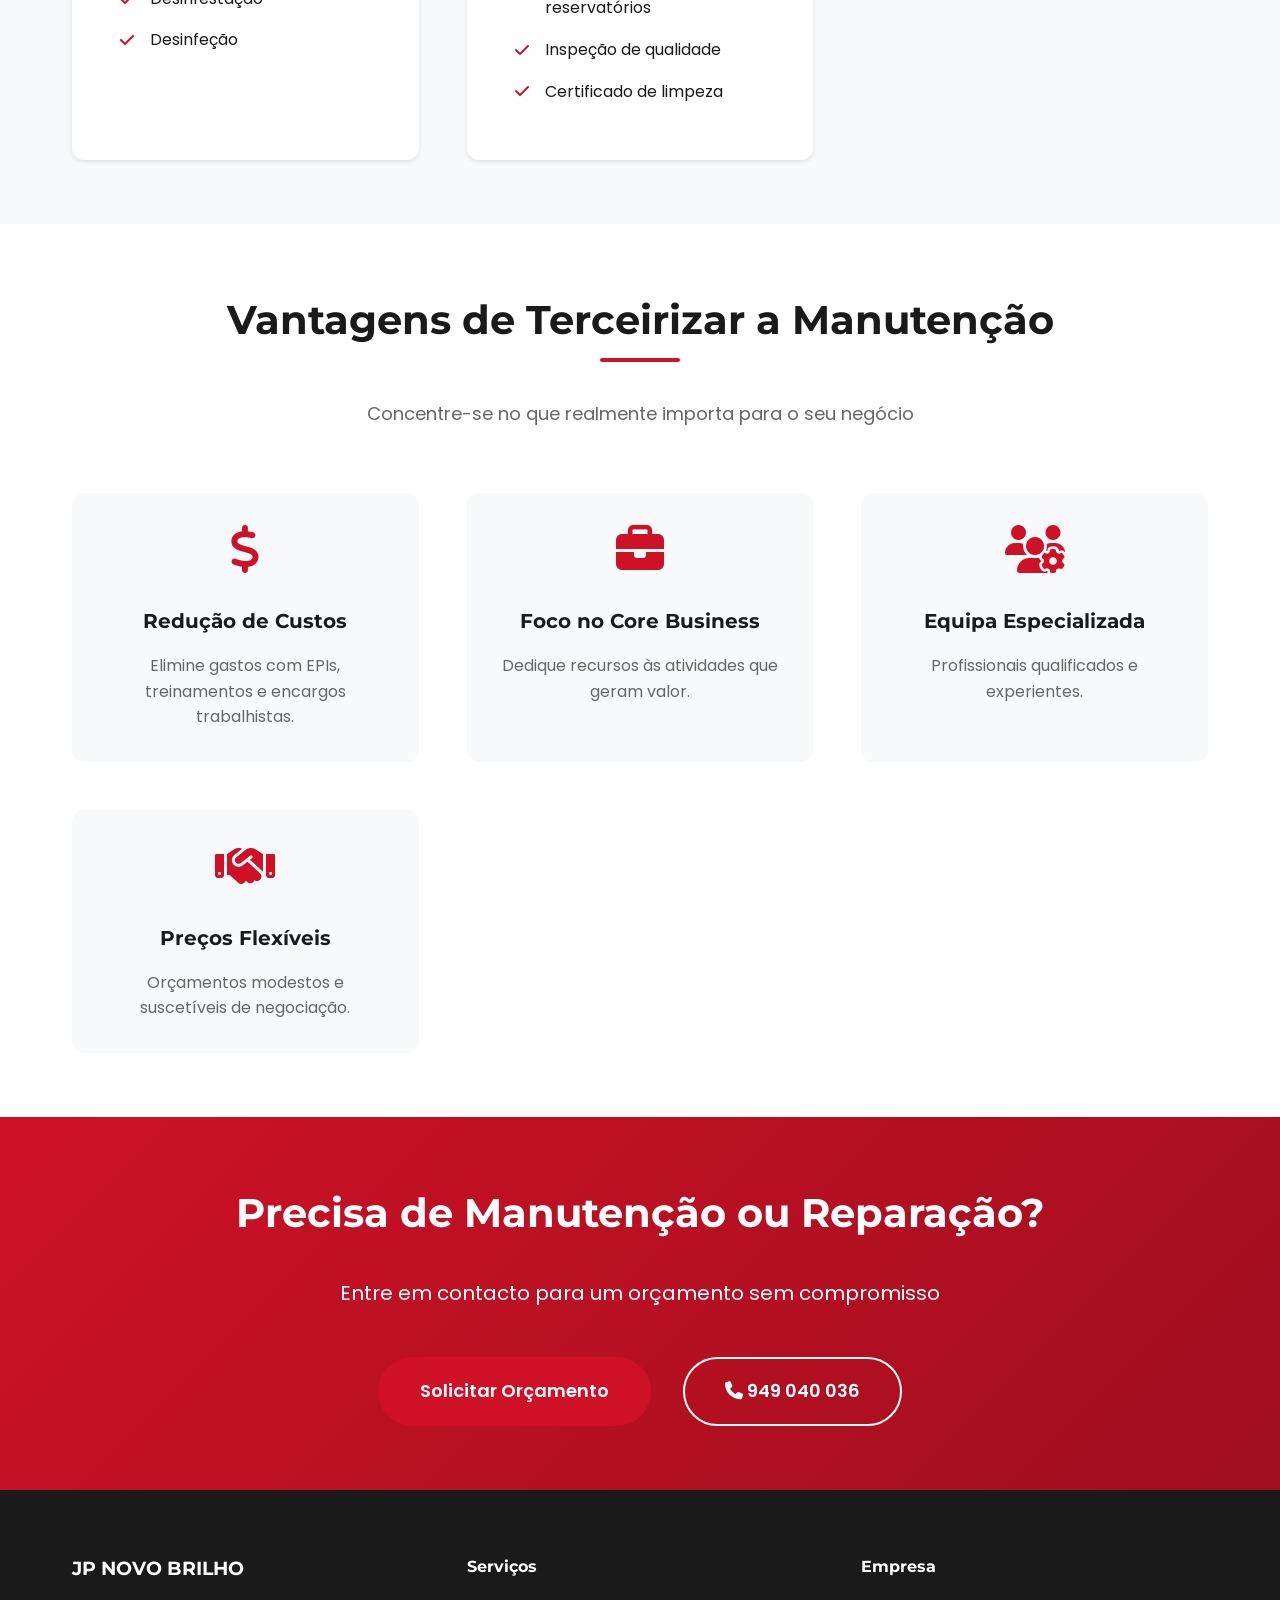
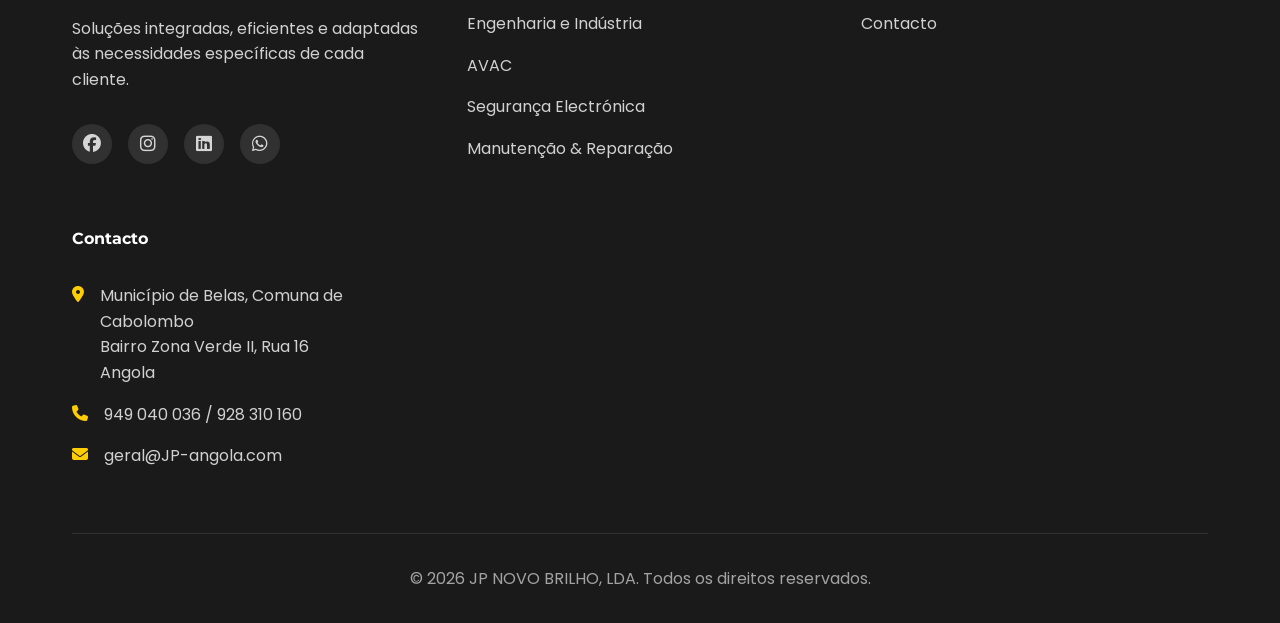
<file: manutencao.html>
<!DOCTYPE html>
<html lang="pt">
<head>
    <meta charset="UTF-8">
    <meta name="viewport" content="width=device-width, initial-scale=1.0">
    <meta name="description" content="Manutenção e Reparação - Alvenaria, Canalização, Pinturas, Eletricidade, Limpeza em Angola">
    <title>Manutenção & Reparação - JP NOVO BRILHO</title>
    <link rel="stylesheet" href="css/style.css">
    <link rel="stylesheet" href="css/pages.css">
    <link rel="stylesheet" href="https://cdn.jsdelivr.net/npm/@fortawesome/fontawesome-free@6.4.0/css/all.min.css">
    <link href="https://fonts.googleapis.com/css2?family=Poppins:wght@300;400;500;600;700&family=Montserrat:wght@400;500;600;700&display=swap" rel="stylesheet">
</head>
<body>
     <!-- Header / Navigation -->
    <header class="header">
        <nav class="navbar">
            <div class="container">
                <div class="nav-wrapper">
                    <div class="logo">
                        <h1>JP <span>NOVO BRILHO</span></h1>
                        <p class="tagline">Soluções Integradas em Angola</p>
                    </div>
                    <button class="mobile-menu-toggle" aria-label="Menu">
                        <span></span>
                        <span></span>
                        <span></span>
                    </button>
                    <ul class="nav-menu">
                        <li><a href="index.html" class="active">Início</a></li>
                        <li class="dropdown">
                            <a href="#servicos">Serviços <i class="fas fa-chevron-down"></i></a>
                            <ul class="dropdown-menu">
                                <li><a href="engenharia-industria.html">Engenharia e Indústria</a></li>
                                <li><a href="avac.html">AVAC</a></li>
                                <li><a href="seguranca.html">Segurança Electrónica</a></li>
                                <li><a href="manutencao.html">Manutenção & Reparação</a></li>
                            </ul>
                        </li>
                        <li><a href="portfolio.html">Portfólio</a></li>
                        <li><a href="contacto.html">Contacto</a></li>
                    </ul>
                </div>
            </div>
        </nav>
    </header>

    <!-- Page Hero -->
    <section class="page-hero" style="background-image: linear-gradient(rgba(0,0,0,0.6), rgba(0,0,0,0.6)), url('images/manutencao-hero.jpg')">
        <div class="container">
            <div class="page-hero-content">
                <h1>Manutenção & Reparação</h1>
                <p>Serviços completos para manter seu espaço em perfeito estado</p>
                <div class="breadcrumb">
                    <a href="index.html">Início</a>
                    <span>/</span>
                    <span>Manutenção & Reparação</span>
                </div>
            </div>
        </div>
    </section>

    <!-- Serviço Overview -->
    <section class="service-overview">
        <div class="container">
            <div class="service-intro">
                <div class="intro-text">
                    <h2>Manutenção Profissional para Seu Negócio</h2>
                    <p>A JP NOVO BRILHO oferece serviços completos de manutenção preventiva e corretiva que aliam preço justo e qualidade desejada. Permitimos que você se concentre no seu core business enquanto cuidamos da infraestrutura do seu espaço.</p>
                    <p>Com profissionais qualificados em diversas áreas, realizamos desde pequenos reparos até grandes obras de manutenção e renovação, sempre com preços modestos e suscetíveis de discussão.</p>
                </div>
                <div class="intro-image">
                    <img src="images/manutencao-intro.jpg" alt="Serviços de Manutenção">
                </div>
            </div>
        </div>
    </section>

    <!-- Serviços Detalhados -->
    <section class="detailed-services">
        <div class="container">
            <div class="section-header">
                <h2>Nossos Serviços de Manutenção</h2>
                <p>Soluções completas para todas as áreas da sua empresa</p>
            </div>
            
            <div class="service-details-grid">
                <div class="detail-card">
                    <div class="detail-icon">
                        <i class="fas fa-hammer"></i>
                    </div>
                    <h3>Alvenaria e Pedreira</h3>
                    <p>Serviços de construção, reforma e reparação de estruturas.</p>
                    <ul>
                        <li><i class="fas fa-check"></i> Reparos em calçadas e estacionamentos</li>
                        <li><i class="fas fa-check"></i> Troca de portas e janelas</li>
                        <li><i class="fas fa-check"></i> Azulejos e pastilhas</li>
                        <li><i class="fas fa-check"></i> Rebocos e impermeabilizações</li>
                    </ul>
                </div>

                <div class="detail-card">
                    <div class="detail-icon">
                        <i class="fas fa-broom"></i>
                    </div>
                    <h3>Limpeza e Conservação</h3>
                    <p>Manutenção da limpeza e higiene de instalações comerciais e residenciais.</p>
                    <ul>
                        <li><i class="fas fa-check"></i> Recolha de resíduos sólidos</li>
                        <li><i class="fas fa-check"></i> Lavagem de fachadas</li>
                        <li><i class="fas fa-check"></i> Limpeza de telhados e calhas</li>
                        <li><i class="fas fa-check"></i> Limpeza pós-obra</li>
                    </ul>
                </div>

                <div class="detail-card">
                    <div class="detail-icon">
                        <i class="fas fa-tint"></i>
                    </div>
                    <h3>Canalização e Saneamento</h3>
                    <p>Instalação, manutenção e reparação de sistemas hidráulicos.</p>
                    <ul>
                        <li><i class="fas fa-check"></i> Manutenção de bombas de água</li>
                        <li><i class="fas fa-check"></i> Reparação de torneiras e válvulas</li>
                        <li><i class="fas fa-check"></i> Desentupimento de tubulações</li>
                        <li><i class="fas fa-check"></i> Contenção de vazamentos</li>
                    </ul>
                </div>

                <div class="detail-card">
                    <div class="detail-icon">
                        <i class="fas fa-chair"></i>
                    </div>
                    <h3>Carpintaria e Caixilharia</h3>
                    <p>Serviços de carpintaria, caixilharia e instalação de mobiliário.</p>
                    <ul>
                        <li><i class="fas fa-check"></i> Ajustes em móveis</li>
                        <li><i class="fas fa-check"></i> Instalação de portas e janelas</li>
                        <li><i class="fas fa-check"></i> Corrimãos e fechaduras</li>
                        <li><i class="fas fa-check"></i> Mobiliário sob medida</li>
                    </ul>
                </div>

                <div class="detail-card">
                    <div class="detail-icon">
                        <i class="fas fa-paint-roller"></i>
                    </div>
                    <h3>Pinturas e Texturas</h3>
                    <p>Serviços de pintura profissional para ambientes internos e externos.</p>
                    <ul>
                        <li><i class="fas fa-check"></i> Pintura interna e externa</li>
                        <li><i class="fas fa-check"></i> Aplicação de gesso e massa</li>
                        <li><i class="fas fa-check"></i> Revitalização de fachadas</li>
                        <li><i class="fas fa-check"></i> Demarcação de estacionamento</li>
                    </ul>
                </div>

                <div class="detail-card">
                    <div class="detail-icon">
                        <i class="fas fa-bolt"></i>
                    </div>
                    <h3>Serviços de Eletricidade</h3>
                    <p>Instalação, manutenção e reparação de sistemas elétricos.</p>
                    <ul>
                        <li><i class="fas fa-check"></i> Instalação de quadros elétricos</li>
                        <li><i class="fas fa-check"></i> Tomadas e iluminação</li>
                        <li><i class="fas fa-check"></i> Diagnóstico de curto-circuito</li>
                        <li><i class="fas fa-check"></i> Cabeamento estruturado</li>
                    </ul>
                </div>

                <div class="detail-card">
                    <div class="detail-icon">
                        <i class="fas fa-leaf"></i>
                    </div>
                    <h3>Jardinagem e Pragas</h3>
                    <p>Manutenção de jardins e controlo de pragas urbanas.</p>
                    <ul>
                        <li><i class="fas fa-check"></i> Manutenção de jardins</li>
                        <li><i class="fas fa-check"></i> Controlo de pragas</li>
                        <li><i class="fas fa-check"></i> Desinfestação</li>
                        <li><i class="fas fa-check"></i> Desinfeção</li>
                    </ul>
                </div>

                <div class="detail-card">
                    <div class="detail-icon">
                        <i class="fas fa-water"></i>
                    </div>
                    <h3>Limpeza de Tanques</h3>
                    <p>Limpeza e higienização de reservatórios de água.</p>
                    <ul>
                        <li><i class="fas fa-check"></i> Limpeza de tanques de água</li>
                        <li><i class="fas fa-check"></i> Desinfeção de reservatórios</li>
                        <li><i class="fas fa-check"></i> Inspeção de qualidade</li>
                        <li><i class="fas fa-check"></i> Certificado de limpeza</li>
                    </ul>
                </div>
            </div>
        </div>
    </section>

    <!-- Vantagens -->
    <section class="benefits-section">
        <div class="container">
            <div class="section-header">
                <h2>Vantagens de Terceirizar a Manutenção</h2>
                <p>Concentre-se no que realmente importa para o seu negócio</p>
            </div>
            
            <div class="benefits-grid">
                <div class="benefit-item">
                    <i class="fas fa-dollar-sign"></i>
                    <h3>Redução de Custos</h3>
                    <p>Elimine gastos com EPIs, treinamentos e encargos trabalhistas.</p>
                </div>
                
                <div class="benefit-item">
                    <i class="fas fa-briefcase"></i>
                    <h3>Foco no Core Business</h3>
                    <p>Dedique recursos às atividades que geram valor.</p>
                </div>
                
                <div class="benefit-item">
                    <i class="fas fa-users-cog"></i>
                    <h3>Equipa Especializada</h3>
                    <p>Profissionais qualificados e experientes.</p>
                </div>
                
                <div class="benefit-item">
                    <i class="fas fa-handshake"></i>
                    <h3>Preços Flexíveis</h3>
                    <p>Orçamentos modestos e suscetíveis de negociação.</p>
                </div>
            </div>
        </div>
    </section>

    <!-- CTA -->
    <section class="cta-section">
        <div class="container">
            <div class="cta-content">
                <h2>Precisa de Manutenção ou Reparação?</h2>
                <p>Entre em contacto para um orçamento sem compromisso</p>
                <div class="cta-buttons">
                    <a href="contacto.html" class="btn btn-primary btn-lg">Solicitar Orçamento</a>
                    <a href="tel:+244949040036" class="btn btn-outline-white btn-lg">
                        <i class="fas fa-phone"></i> 949 040 036
                    </a>
                </div>
            </div>
        </div>
    </section>

    <!-- Footer -->
    <footer class="footer">
        <div class="container">
            <div class="footer-content">
                <div class="footer-col">
                    <h3>JP NOVO BRILHO</h3>
                    <p>Soluções integradas, eficientes e adaptadas às necessidades específicas de cada cliente.</p>
                    <div class="social-links">
                        <a href="#" aria-label="Facebook"><i class="fab fa-facebook"></i></a>
                        <a href="#" aria-label="Instagram"><i class="fab fa-instagram"></i></a>
                        <a href="#" aria-label="LinkedIn"><i class="fab fa-linkedin"></i></a>
                        <a href="#" aria-label="WhatsApp"><i class="fab fa-whatsapp"></i></a>
                    </div>
                </div>
                <div class="footer-col">
                    <h4>Serviços</h4>
                    <ul>
                        <li><a href="engenharia-industria.html">Engenharia e Indústria</a></li>
                        <li><a href="avac.html">AVAC</a></li>
                        <li><a href="seguranca.html">Segurança Electrónica</a></li>
                        <li><a href="manutencao.html">Manutenção & Reparação</a></li>
                    </ul>
                </div>
                <div class="footer-col">
                    <h4>Empresa</h4>
                    <ul>
                     
                        <li><a href="contacto.html">Contacto</a></li>
                    </ul>
                </div>
                <div class="footer-col">
                    <h4>Contacto</h4>
                    <ul class="contact-info">
                        <li>
                            <i class="fas fa-map-marker-alt"></i>
                            <span>Município de Belas, Comuna de Cabolombo<br>Bairro Zona Verde II, Rua 16<br>Angola</span>
                        </li>
                        <li>
                            <i class="fas fa-phone"></i>
                            <span>949 040 036 / 928 310 160</span>
                        </li>
                        <li>
                            <i class="fas fa-envelope"></i>
                            <span>geral@JP-angola.com</span>
                        </li>
                    </ul>
                </div>
            </div>
            <div class="footer-bottom">
                <p>&copy; 2026 JP NOVO BRILHO, LDA. Todos os direitos reservados.</p>
            </div>
        </div>
    </footer>

    <script src="js/main.js"></script>
</body>
</html>
</file>
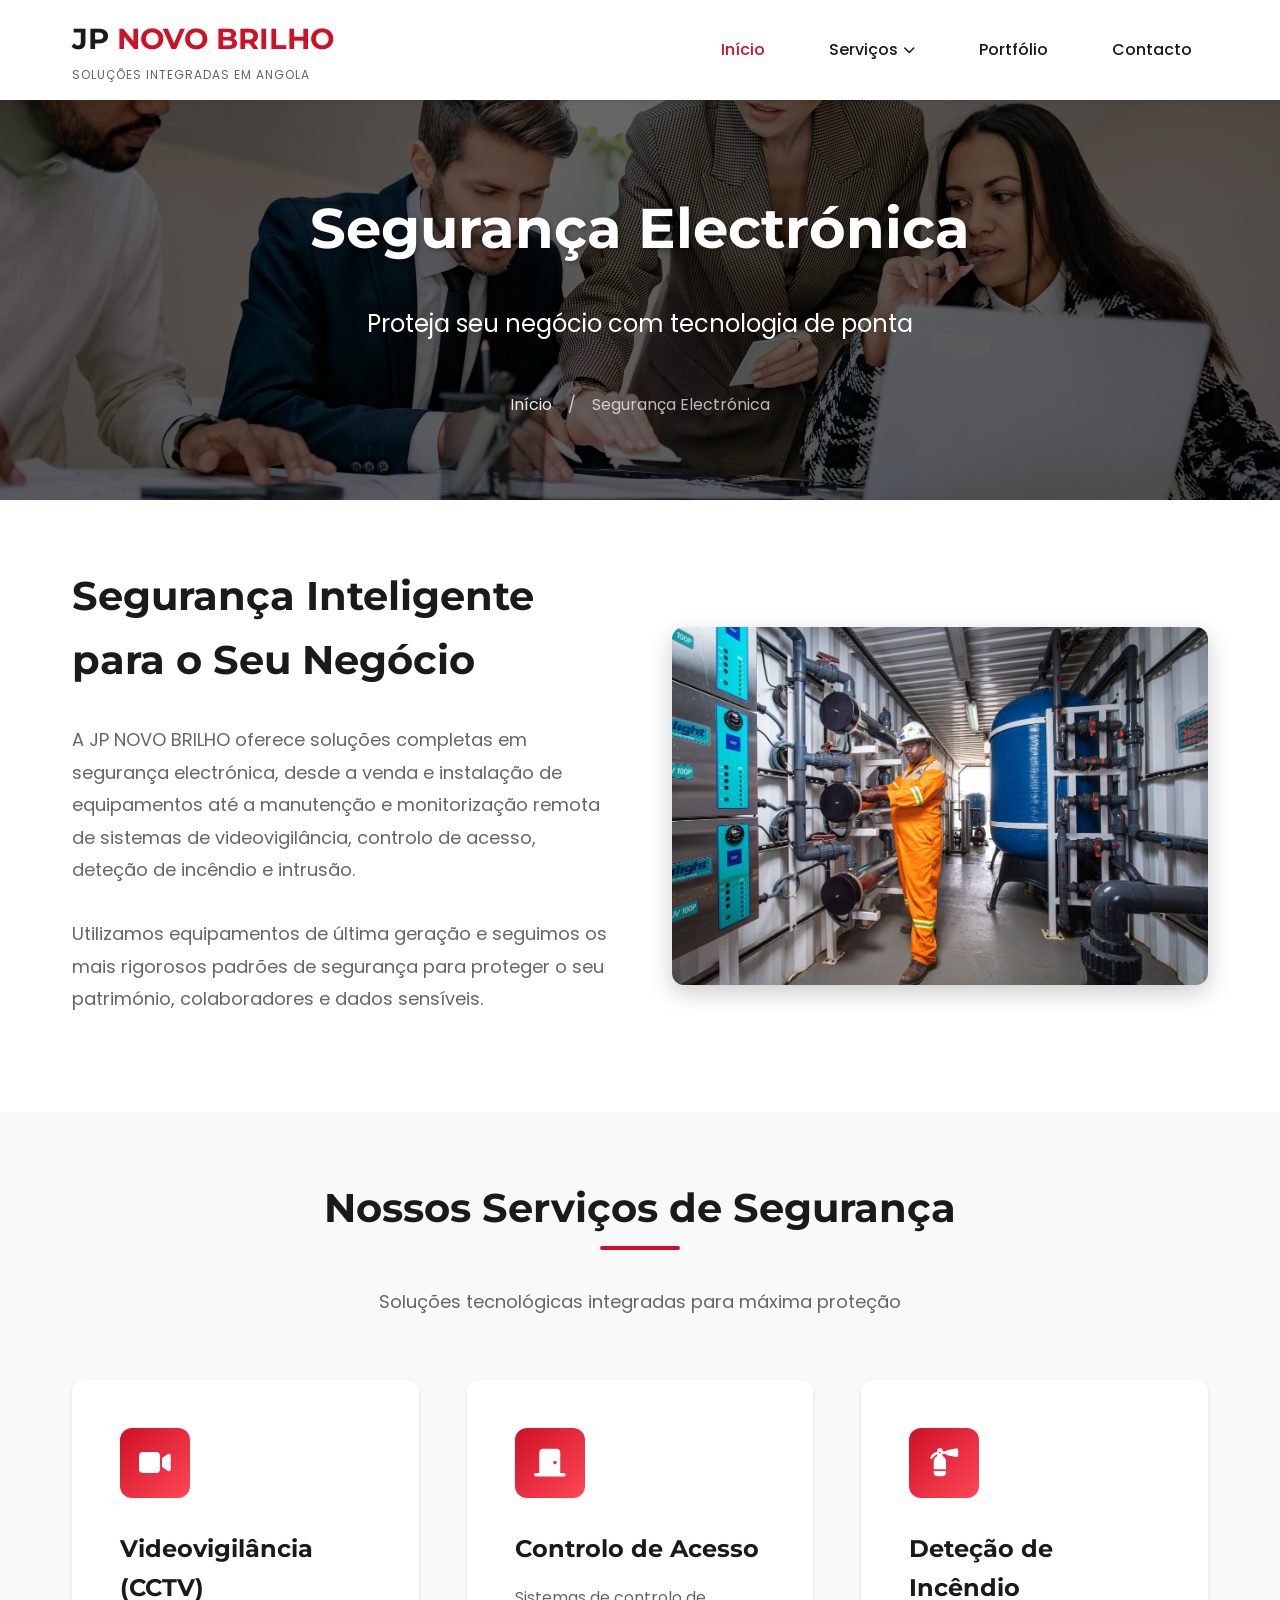
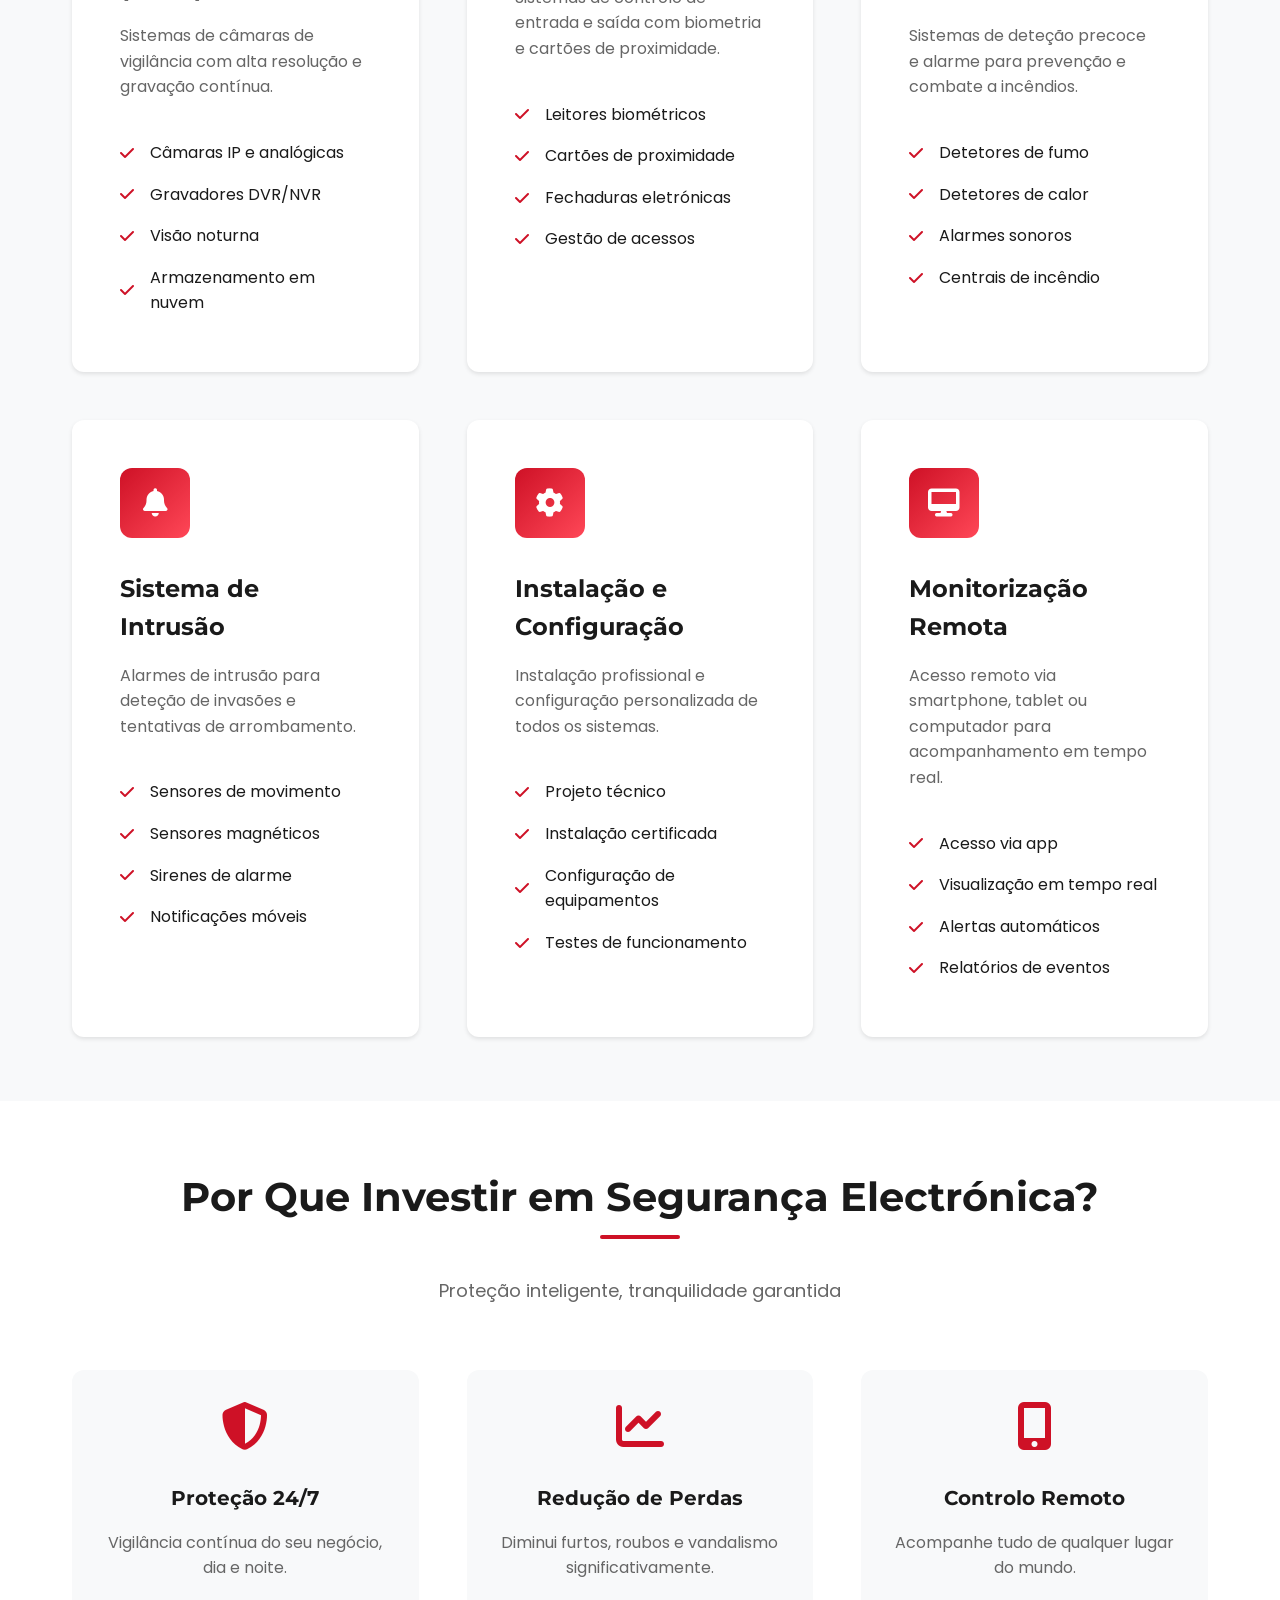
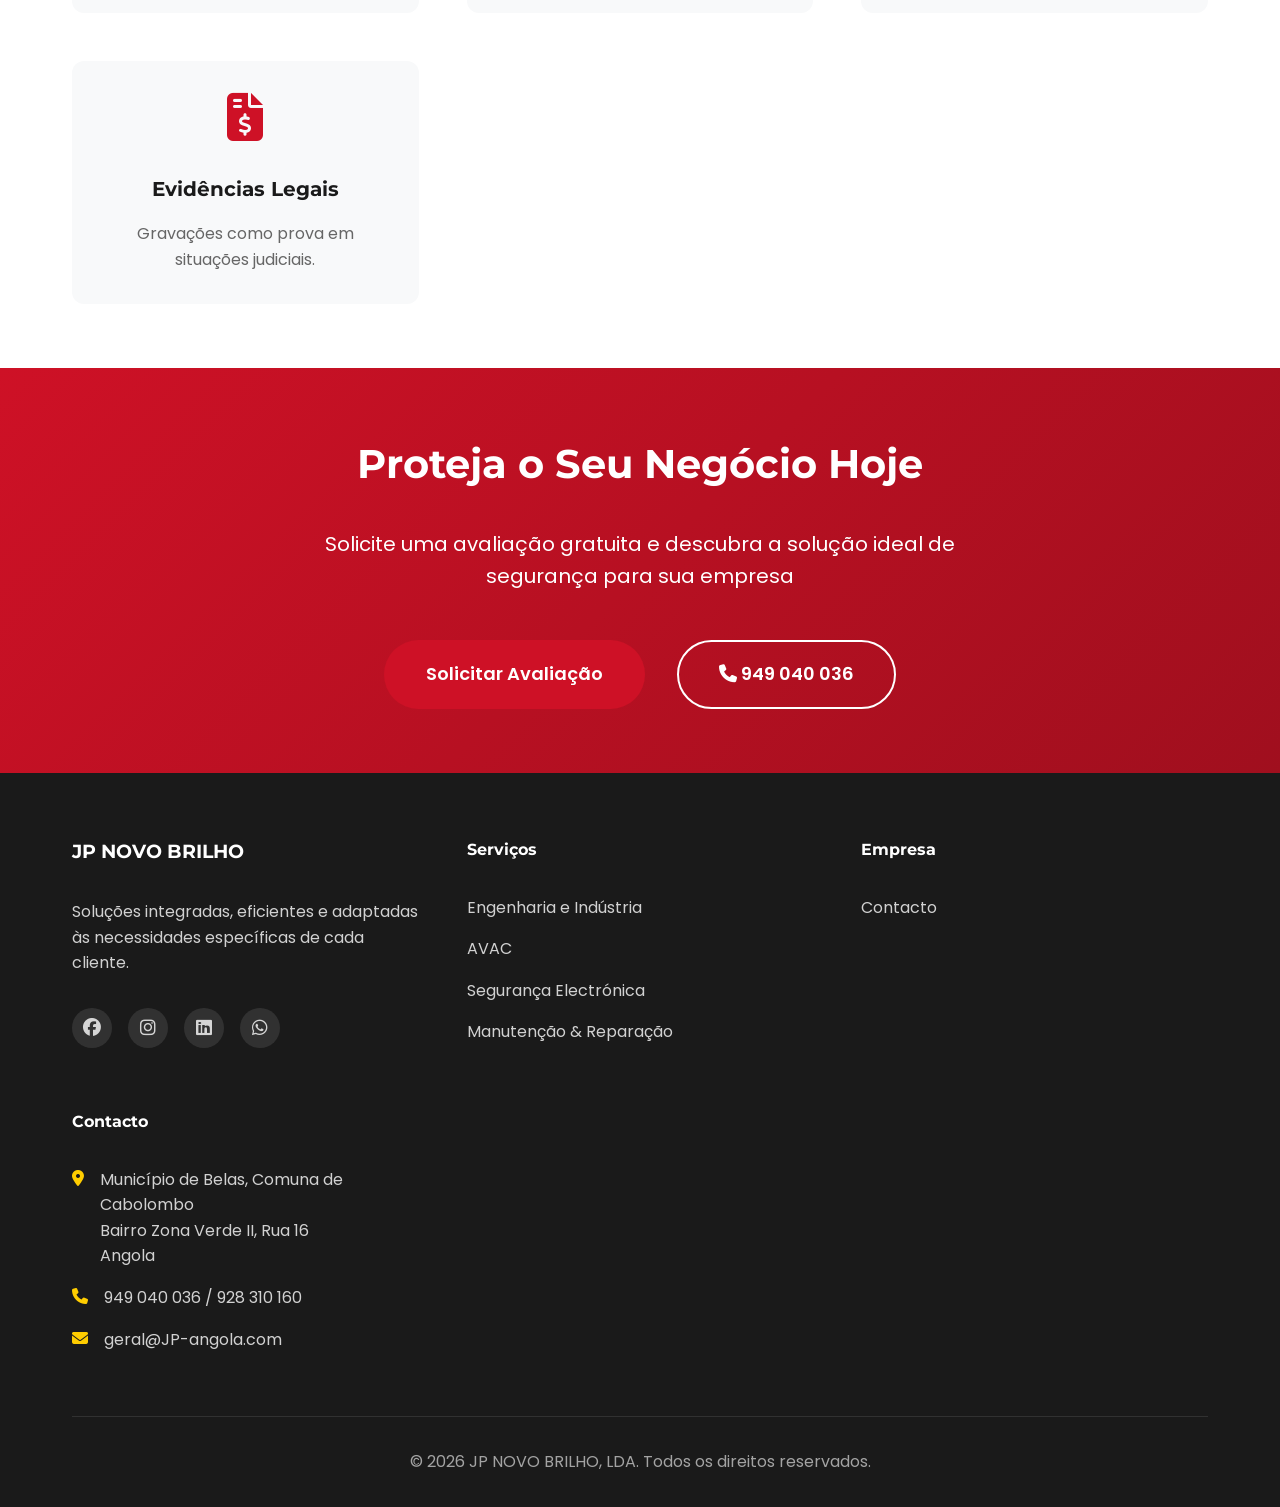
<file: seguranca.html>
<!DOCTYPE html>
<html lang="pt">
<head>
    <meta charset="UTF-8">
    <meta name="viewport" content="width=device-width, initial-scale=1.0">
    <meta name="description" content="Segurança Electrónica - CCTV, Controlo de Acesso, Deteção de Incêndio e Monitorização em Angola">
    <title>Segurança Electrónica - JP NOVO BRILHO</title>
    <link rel="stylesheet" href="css/style.css">
    <link rel="stylesheet" href="css/pages.css">
    <link rel="stylesheet" href="https://cdn.jsdelivr.net/npm/@fortawesome/fontawesome-free@6.4.0/css/all.min.css">
    <link href="https://fonts.googleapis.com/css2?family=Poppins:wght@300;400;500;600;700&family=Montserrat:wght@400;500;600;700&display=swap" rel="stylesheet">
</head>
<body>
            <!-- Header / Navigation -->
    <header class="header">
        <nav class="navbar">
            <div class="container">
                <div class="nav-wrapper">
                    <div class="logo">
                        <h1>JP <span>NOVO BRILHO</span></h1>
                        <p class="tagline">Soluções Integradas em Angola</p>
                    </div>
                    <button class="mobile-menu-toggle" aria-label="Menu">
                        <span></span>
                        <span></span>
                        <span></span>
                    </button>
                    <ul class="nav-menu">
                        <li><a href="index.html" class="active">Início</a></li>
                        <li class="dropdown">
                            <a href="#servicos">Serviços <i class="fas fa-chevron-down"></i></a>
                            <ul class="dropdown-menu">
                                <li><a href="engenharia-industria.html">Engenharia e Indústria</a></li>
                                <li><a href="avac.html">AVAC</a></li>
                                <li><a href="seguranca.html">Segurança Electrónica</a></li>
                                <li><a href="manutencao.html">Manutenção & Reparação</a></li>
                            </ul>
                        </li>
                        <li><a href="portfolio.html">Portfólio</a></li>
                        <li><a href="contacto.html">Contacto</a></li>
                    </ul>
                </div>
            </div>
        </nav>
    </header>

    <!-- Page Hero -->
    <section class="page-hero" style="background-image: linear-gradient(rgba(0,0,0,0.6), rgba(0,0,0,0.6)), url('images/seguranca-hero.jpg')">
        <div class="container">
            <div class="page-hero-content">
                <h1>Segurança Electrónica</h1>
                <p>Proteja seu negócio com tecnologia de ponta</p>
                <div class="breadcrumb">
                    <a href="index.html">Início</a>
                    <span>/</span>
                    <span>Segurança Electrónica</span>
                </div>
            </div>
        </div>
    </section>

    <!-- Serviço Overview -->
    <section class="service-overview">
        <div class="container">
            <div class="service-intro">
                <div class="intro-text">
                    <h2>Segurança Inteligente para o Seu Negócio</h2>
                    <p>A JP NOVO BRILHO oferece soluções completas em segurança electrónica, desde a venda e instalação de equipamentos até a manutenção e monitorização remota de sistemas de videovigilância, controlo de acesso, deteção de incêndio e intrusão.</p>
                    <p>Utilizamos equipamentos de última geração e seguimos os mais rigorosos padrões de segurança para proteger o seu património, colaboradores e dados sensíveis.</p>
                </div>
                <div class="intro-image">
                    <img src="images/seguranca-intro.jpg" alt="Serviços de Segurança Electrónica">
                </div>
            </div>
        </div>
    </section>

    <!-- Serviços Detalhados -->
    <section class="detailed-services">
        <div class="container">
            <div class="section-header">
                <h2>Nossos Serviços de Segurança</h2>
                <p>Soluções tecnológicas integradas para máxima proteção</p>
            </div>
            
            <div class="service-details-grid">
                <div class="detail-card">
                    <div class="detail-icon">
                        <i class="fas fa-video"></i>
                    </div>
                    <h3>Videovigilância (CCTV)</h3>
                    <p>Sistemas de câmaras de vigilância com alta resolução e gravação contínua.</p>
                    <ul>
                        <li><i class="fas fa-check"></i> Câmaras IP e analógicas</li>
                        <li><i class="fas fa-check"></i> Gravadores DVR/NVR</li>
                        <li><i class="fas fa-check"></i> Visão noturna</li>
                        <li><i class="fas fa-check"></i> Armazenamento em nuvem</li>
                    </ul>
                </div>

                <div class="detail-card">
                    <div class="detail-icon">
                        <i class="fas fa-door-closed"></i>
                    </div>
                    <h3>Controlo de Acesso</h3>
                    <p>Sistemas de controlo de entrada e saída com biometria e cartões de proximidade.</p>
                    <ul>
                        <li><i class="fas fa-check"></i> Leitores biométricos</li>
                        <li><i class="fas fa-check"></i> Cartões de proximidade</li>
                        <li><i class="fas fa-check"></i> Fechaduras eletrónicas</li>
                        <li><i class="fas fa-check"></i> Gestão de acessos</li>
                    </ul>
                </div>

                <div class="detail-card">
                    <div class="detail-icon">
                        <i class="fas fa-fire-extinguisher"></i>
                    </div>
                    <h3>Deteção de Incêndio</h3>
                    <p>Sistemas de deteção precoce e alarme para prevenção e combate a incêndios.</p>
                    <ul>
                        <li><i class="fas fa-check"></i> Detetores de fumo</li>
                        <li><i class="fas fa-check"></i> Detetores de calor</li>
                        <li><i class="fas fa-check"></i> Alarmes sonoros</li>
                        <li><i class="fas fa-check"></i> Centrais de incêndio</li>
                    </ul>
                </div>

                <div class="detail-card">
                    <div class="detail-icon">
                        <i class="fas fa-bell"></i>
                    </div>
                    <h3>Sistema de Intrusão</h3>
                    <p>Alarmes de intrusão para deteção de invasões e tentativas de arrombamento.</p>
                    <ul>
                        <li><i class="fas fa-check"></i> Sensores de movimento</li>
                        <li><i class="fas fa-check"></i> Sensores magnéticos</li>
                        <li><i class="fas fa-check"></i> Sirenes de alarme</li>
                        <li><i class="fas fa-check"></i> Notificações móveis</li>
                    </ul>
                </div>

                <div class="detail-card">
                    <div class="detail-icon">
                        <i class="fas fa-cog"></i>
                    </div>
                    <h3>Instalação e Configuração</h3>
                    <p>Instalação profissional e configuração personalizada de todos os sistemas.</p>
                    <ul>
                        <li><i class="fas fa-check"></i> Projeto técnico</li>
                        <li><i class="fas fa-check"></i> Instalação certificada</li>
                        <li><i class="fas fa-check"></i> Configuração de equipamentos</li>
                        <li><i class="fas fa-check"></i> Testes de funcionamento</li>
                    </ul>
                </div>

                <div class="detail-card">
                    <div class="detail-icon">
                        <i class="fas fa-desktop"></i>
                    </div>
                    <h3>Monitorização Remota</h3>
                    <p>Acesso remoto via smartphone, tablet ou computador para acompanhamento em tempo real.</p>
                    <ul>
                        <li><i class="fas fa-check"></i> Acesso via app</li>
                        <li><i class="fas fa-check"></i> Visualização em tempo real</li>
                        <li><i class="fas fa-check"></i> Alertas automáticos</li>
                        <li><i class="fas fa-check"></i> Relatórios de eventos</li>
                    </ul>
                </div>
            </div>
        </div>
    </section>

    <!-- Benefícios -->
    <section class="benefits-section">
        <div class="container">
            <div class="section-header">
                <h2>Por Que Investir em Segurança Electrónica?</h2>
                <p>Proteção inteligente, tranquilidade garantida</p>
            </div>
            
            <div class="benefits-grid">
                <div class="benefit-item">
                    <i class="fas fa-shield-alt"></i>
                    <h3>Proteção 24/7</h3>
                    <p>Vigilância contínua do seu negócio, dia e noite.</p>
                </div>
                
                <div class="benefit-item">
                    <i class="fas fa-chart-line"></i>
                    <h3>Redução de Perdas</h3>
                    <p>Diminui furtos, roubos e vandalismo significativamente.</p>
                </div>
                
                <div class="benefit-item">
                    <i class="fas fa-mobile-alt"></i>
                    <h3>Controlo Remoto</h3>
                    <p>Acompanhe tudo de qualquer lugar do mundo.</p>
                </div>
                
                <div class="benefit-item">
                    <i class="fas fa-file-invoice-dollar"></i>
                    <h3>Evidências Legais</h3>
                    <p>Gravações como prova em situações judiciais.</p>
                </div>
            </div>
        </div>
    </section>

    <!-- CTA -->
    <section class="cta-section">
        <div class="container">
            <div class="cta-content">
                <h2>Proteja o Seu Negócio Hoje</h2>
                <p>Solicite uma avaliação gratuita e descubra a solução ideal de segurança para sua empresa</p>
                <div class="cta-buttons">
                    <a href="contacto.html" class="btn btn-primary btn-lg">Solicitar Avaliação</a>
                    <a href="tel:+244949040036" class="btn btn-outline-white btn-lg">
                        <i class="fas fa-phone"></i> 949 040 036
                    </a>
                </div>
            </div>
        </div>
    </section>

    <!-- Footer -->
    <footer class="footer">
        <div class="container">
            <div class="footer-content">
                <div class="footer-col">
                    <h3>JP NOVO BRILHO</h3>
                    <p>Soluções integradas, eficientes e adaptadas às necessidades específicas de cada cliente.</p>
                    <div class="social-links">
                        <a href="#" aria-label="Facebook"><i class="fab fa-facebook"></i></a>
                        <a href="#" aria-label="Instagram"><i class="fab fa-instagram"></i></a>
                        <a href="#" aria-label="LinkedIn"><i class="fab fa-linkedin"></i></a>
                        <a href="#" aria-label="WhatsApp"><i class="fab fa-whatsapp"></i></a>
                    </div>
                </div>
                <div class="footer-col">
                    <h4>Serviços</h4>
                    <ul>
                        <li><a href="engenharia-industria.html">Engenharia e Indústria</a></li>
                        <li><a href="avac.html">AVAC</a></li>
                        <li><a href="seguranca.html">Segurança Electrónica</a></li>
                        <li><a href="manutencao.html">Manutenção & Reparação</a></li>
                    </ul>
                </div>
                <div class="footer-col">
                    <h4>Empresa</h4>
                    <ul>
                     
                        <li><a href="contacto.html">Contacto</a></li>
                    </ul>
                </div>
                <div class="footer-col">
                    <h4>Contacto</h4>
                    <ul class="contact-info">
                        <li>
                            <i class="fas fa-map-marker-alt"></i>
                            <span>Município de Belas, Comuna de Cabolombo<br>Bairro Zona Verde II, Rua 16<br>Angola</span>
                        </li>
                        <li>
                            <i class="fas fa-phone"></i>
                            <span>949 040 036 / 928 310 160</span>
                        </li>
                        <li>
                            <i class="fas fa-envelope"></i>
                            <span>geral@JP-angola.com</span>
                        </li>
                    </ul>
                </div>
            </div>
            <div class="footer-bottom">
                <p>&copy; 2026 JP NOVO BRILHO, LDA. Todos os direitos reservados.</p>
            </div>
        </div>
    </footer>

    <script src="js/main.js"></script>
</body>
</html>
</file>
<file: css/style.css>
/* ========================================
   RESET E VARIÁVEIS GLOBAIS
======================================== */
* {
    margin: 0;
    padding: 0;
    box-sizing: border-box;
}

:root {
    /* Cores Principais - Inspiradas na bandeira angolana */
    --primary-color: #CE1126; /* Vermelho */
    --secondary-color: #000000; /* Preto */
    --accent-color: #FFCD00; /* Amarelo/Dourado */
    --text-dark: #1a1a1a;
    --text-light: #666;
    --white: #ffffff;
    --gray-light: #f8f9fa;
    --gray-medium: #e9ecef;
    --gray-dark: #495057;
    
    /* Tipografia */
    --font-primary: 'Poppins', sans-serif;
    --font-secondary: 'Montserrat', sans-serif;
    
    /* Espaçamentos */
    --spacing-xs: 0.5rem;
    --spacing-sm: 1rem;
    --spacing-md: 2rem;
    --spacing-lg: 3rem;
    --spacing-xl: 4rem;
    
    /* Transições */
    --transition: all 0.3s ease;
    
    /* Sombras */
    --shadow-sm: 0 2px 4px rgba(0,0,0,0.1);
    --shadow-md: 0 4px 12px rgba(0,0,0,0.15);
    --shadow-lg: 0 8px 24px rgba(0,0,0,0.2);
}

body {
    font-family: var(--font-primary);
    color: var(--text-dark);
    line-height: 1.6;
    overflow-x: hidden;
}

.container {
    max-width: 1200px;
    margin: 0 auto;
    padding: 0 var(--spacing-md);
}

img {
    max-width: 100%;
    height: auto;
    display: block;
}

a {
    text-decoration: none;
    color: inherit;
    transition: var(--transition);
}

ul {
    list-style: none;
}

/* ========================================
   HEADER E NAVEGAÇÃO
======================================== */
.header {
    background: var(--white);
    box-shadow: var(--shadow-sm);
    position: sticky;
    top: 0;
    z-index: 1000;
}

.navbar {
    padding: var(--spacing-sm) 0;
}

.nav-wrapper {
    display: flex;
    justify-content: space-between;
    align-items: center;
}

.logo h1 {
    font-family: var(--font-secondary);
    font-size: 1.8rem;
    font-weight: 700;
    color: var(--text-dark);
    margin-bottom: 0.2rem;
}

.logo h1 span {
    color: var(--primary-color);
}

.logo .tagline {
    font-size: 0.75rem;
    color: var(--text-light);
    text-transform: uppercase;
    letter-spacing: 1px;
}

.nav-menu {
    display: flex;
    align-items: center;
    gap: var(--spacing-md);
}

.nav-menu li {
    position: relative;
}

.nav-menu a {
    font-weight: 500;
    color: var(--text-dark);
    padding: var(--spacing-xs) var(--spacing-sm);
    border-radius: 4px;
    display: flex;
    align-items: center;
    gap: 0.3rem;
}

.nav-menu a:hover,
.nav-menu a.active {
    color: var(--primary-color);
}

.nav-menu a i {
    font-size: 0.75rem;
}

/* Dropdown Menu */
.dropdown-menu {
    position: absolute;
    top: 100%;
    left: 0;
    background: var(--white);
    box-shadow: var(--shadow-md);
    border-radius: 8px;
    min-width: 220px;
    opacity: 0;
    visibility: hidden;
    transform: translateY(-10px);
    transition: var(--transition);
    padding: var(--spacing-sm) 0;
}

.dropdown:hover .dropdown-menu {
    opacity: 1;
    visibility: visible;
    transform: translateY(0);
}

.dropdown-menu li {
    padding: 0;
}

.dropdown-menu a {
    padding: var(--spacing-xs) var(--spacing-md);
    display: block;
}

.dropdown-menu a:hover {
    background: var(--gray-light);
}

/* Mobile Menu Toggle */
.mobile-menu-toggle {
    display: none;
    flex-direction: column;
    gap: 4px;
    background: none;
    border: none;
    cursor: pointer;
    padding: var(--spacing-xs);
}

.mobile-menu-toggle span {
    width: 25px;
    height: 3px;
    background: var(--text-dark);
    transition: var(--transition);
}

/* ========================================
   HERO SLIDER
======================================== */
.hero-slider {
    position: relative;
    height: 600px;
    overflow: hidden;
}

.slider-container {
    position: relative;
    height: 100%;
}

.slide {
    position: absolute;
    top: 0;
    left: 0;
    width: 100%;
    height: 100%;
    background-size: cover;
    background-position: center;
    opacity: 0;
    visibility: hidden;
    transition: opacity 1s ease-in-out;
    display: flex;
    align-items: center;
}

.slide.active {
    opacity: 1;
    visibility: visible;
}

.slide-content {
    max-width: 700px;
    animation: fadeInUp 1s ease-out;
}

.slide-title {
    font-family: var(--font-secondary);
    font-size: 3rem;
    font-weight: 700;
    color: var(--white);
    margin-bottom: var(--spacing-md);
    line-height: 1.2;
}

.slide-text {
    font-size: 1.25rem;
    color: var(--white);
    margin-bottom: var(--spacing-lg);
    line-height: 1.6;
}

/* Slider Navigation */
.slider-nav {
    position: absolute;
    top: 50%;
    transform: translateY(-50%);
    background: rgba(255,255,255,0.2);
    border: 2px solid var(--white);
    color: var(--white);
    width: 50px;
    height: 50px;
    border-radius: 50%;
    cursor: pointer;
    display: flex;
    align-items: center;
    justify-content: center;
    font-size: 1.2rem;
    transition: var(--transition);
    z-index: 10;
}

.slider-nav:hover {
    background: var(--primary-color);
    border-color: var(--primary-color);
}

.slider-nav.prev {
    left: var(--spacing-md);
}

.slider-nav.next {
    right: var(--spacing-md);
}

/* Slider Dots */
.slider-dots {
    position: absolute;
    bottom: var(--spacing-md);
    left: 50%;
    transform: translateX(-50%);
    display: flex;
    gap: var(--spacing-sm);
    z-index: 10;
}

.dot {
    width: 12px;
    height: 12px;
    border-radius: 50%;
    background: rgba(255,255,255,0.5);
    cursor: pointer;
    transition: var(--transition);
}

.dot.active,
.dot:hover {
    background: var(--white);
    transform: scale(1.2);
}

/* ========================================
   BOTÕES
======================================== */
.btn {
    display: inline-block;
    padding: 0.875rem 2rem;
    font-weight: 600;
    font-size: 1rem;
    border-radius: 50px;
    cursor: pointer;
    transition: var(--transition);
    border: 2px solid transparent;
    text-align: center;
}

.btn-primary {
    background: var(--primary-color);
    color: var(--white);
}

.btn-primary:hover {
    background: #a00f1e;
    transform: translateY(-2px);
    box-shadow: var(--shadow-md);
}

.btn-outline {
    border-color: var(--primary-color);
    color: var(--primary-color);
    background: transparent;
}

.btn-outline:hover {
    background: var(--primary-color);
    color: var(--white);
}

.btn-outline-white {
    border-color: var(--white);
    color: var(--white);
    background: transparent;
}

.btn-outline-white:hover {
    background: var(--white);
    color: var(--primary-color);
}

.btn-lg {
    padding: 1.125rem 2.5rem;
    font-size: 1.125rem;
}

/* ========================================
   SEÇÕES
======================================== */
.section-header {
    text-align: center;
    margin-bottom: var(--spacing-xl);
}

.section-header h2 {
    font-family: var(--font-secondary);
    font-size: 2.5rem;
    font-weight: 700;
    color: var(--text-dark);
    margin-bottom: var(--spacing-sm);
    position: relative;
    display: inline-block;
}

.section-header h2::after {
    content: '';
    position: absolute;
    bottom: -10px;
    left: 50%;
    transform: translateX(-50%);
    width: 80px;
    height: 4px;
    background: var(--primary-color);
    border-radius: 2px;
}

.section-header p {
    font-size: 1.125rem;
    color: var(--text-light);
    max-width: 600px;
    margin: var(--spacing-md) auto 0;
}

/* ========================================
   SERVIÇOS
======================================== */
.services-overview {
    padding: var(--spacing-xl) 0;
    background: var(--gray-light);
}

.services-grid {
    display: grid;
    grid-template-columns: repeat(auto-fit, minmax(280px, 1fr));
    gap: var(--spacing-lg);
}

.service-card {
    background: var(--white);
    padding: var(--spacing-lg);
    border-radius: 12px;
    box-shadow: var(--shadow-sm);
    transition: var(--transition);
    text-align: center;
}

.service-card:hover {
    transform: translateY(-10px);
    box-shadow: var(--shadow-lg);
}

.service-icon {
    width: 80px;
    height: 80px;
    margin: 0 auto var(--spacing-md);
    background: linear-gradient(135deg, var(--primary-color), #ff4757);
    border-radius: 50%;
    display: flex;
    align-items: center;
    justify-content: center;
    color: var(--white);
    font-size: 2rem;
}

.service-card h3 {
    font-family: var(--font-secondary);
    font-size: 1.5rem;
    color: var(--text-dark);
    margin-bottom: var(--spacing-sm);
}

.service-card > p {
    color: var(--text-light);
    margin-bottom: var(--spacing-md);
}

.service-features {
    text-align: left;
    margin-bottom: var(--spacing-md);
}

.service-features li {
    padding: var(--spacing-xs) 0;
    color: var(--text-dark);
    display: flex;
    align-items: center;
    gap: var(--spacing-sm);
}

.service-features i {
    color: var(--primary-color);
}

/* ========================================
   POR QUE ESCOLHER-NOS
======================================== */
.why-choose {
    padding: var(--spacing-xl) 0;
}

.features-grid {
    display: grid;
    grid-template-columns: repeat(auto-fit, minmax(300px, 1fr));
    gap: var(--spacing-lg);
}

.feature-item {
    text-align: center;
    padding: var(--spacing-md);
}

.feature-icon {
    width: 70px;
    height: 70px;
    margin: 0 auto var(--spacing-md);
    background: var(--gray-light);
    border-radius: 50%;
    display: flex;
    align-items: center;
    justify-content: center;
    color: var(--primary-color);
    font-size: 1.75rem;
    transition: var(--transition);
}

.feature-item:hover .feature-icon {
    background: var(--primary-color);
    color: var(--white);
    transform: scale(1.1);
}

.feature-item h3 {
    font-family: var(--font-secondary);
    font-size: 1.25rem;
    color: var(--text-dark);
    margin-bottom: var(--spacing-sm);
}

.feature-item p {
    color: var(--text-light);
}

/* ========================================
   CALL TO ACTION
======================================== */
.cta-section {
    padding: var(--spacing-xl) 0;
    background: linear-gradient(135deg, var(--primary-color), #a00f1e);
    color: var(--white);
    text-align: center;
}

.cta-content h2 {
    font-family: var(--font-secondary);
    font-size: 2.5rem;
    font-weight: 700;
    margin-bottom: var(--spacing-md);
}

.cta-content p {
    font-size: 1.25rem;
    margin-bottom: var(--spacing-lg);
    max-width: 700px;
    margin-left: auto;
    margin-right: auto;
}

.cta-buttons {
    display: flex;
    gap: var(--spacing-md);
    justify-content: center;
    flex-wrap: wrap;
}

/* ========================================
   FOOTER
======================================== */
.footer {
    background: var(--text-dark);
    color: var(--white);
    padding: var(--spacing-xl) 0 var(--spacing-md);
}

.footer-content {
    display: grid;
    grid-template-columns: repeat(auto-fit, minmax(250px, 1fr));
    gap: var(--spacing-lg);
    margin-bottom: var(--spacing-lg);
}

.footer-col h3,
.footer-col h4 {
    font-family: var(--font-secondary);
    margin-bottom: var(--spacing-md);
    color: var(--white);
}

.footer-col p {
    color: rgba(255,255,255,0.8);
    margin-bottom: var(--spacing-md);
}

.footer-col ul li {
    margin-bottom: var(--spacing-sm);
}

.footer-col a {
    color: rgba(255,255,255,0.8);
}

.footer-col a:hover {
    color: var(--accent-color);
}

.social-links {
    display: flex;
    gap: var(--spacing-sm);
    margin-top: var(--spacing-md);
}

.social-links a {
    width: 40px;
    height: 40px;
    background: rgba(255,255,255,0.1);
    border-radius: 50%;
    display: flex;
    align-items: center;
    justify-content: center;
    font-size: 1.125rem;
    transition: var(--transition);
}

.social-links a:hover {
    background: var(--primary-color);
    transform: translateY(-3px);
}

.contact-info li {
    display: flex;
    gap: var(--spacing-sm);
    align-items: flex-start;
    color: rgba(255,255,255,0.8);
}

.contact-info i {
    color: var(--accent-color);
    margin-top: 3px;
    flex-shrink: 0;
}

.footer-bottom {
    border-top: 1px solid rgba(255,255,255,0.1);
    padding-top: var(--spacing-md);
    text-align: center;
    color: rgba(255,255,255,0.6);
}

/* ========================================
   ANIMAÇÕES
======================================== */
@keyframes fadeInUp {
    from {
        opacity: 0;
        transform: translateY(30px);
    }
    to {
        opacity: 1;
        transform: translateY(0);
    }
}

/* ========================================
   RESPONSIVIDADE
======================================== */
@media (max-width: 768px) {
    .mobile-menu-toggle {
        display: flex;
    }
    
    .nav-menu {
        position: fixed;
        top: 80px;
        left: -100%;
        width: 100%;
        height: calc(100vh - 80px);
        background: var(--white);
        flex-direction: column;
        align-items: flex-start;
        padding: var(--spacing-md);
        box-shadow: var(--shadow-md);
        transition: left 0.3s ease;
        overflow-y: auto;
    }
    
    .nav-menu.active {
        left: 0;
    }
    
    .dropdown-menu {
        position: static;
        opacity: 1;
        visibility: visible;
        transform: none;
        box-shadow: none;
        padding-left: var(--spacing-md);
        margin-top: var(--spacing-sm);
    }
    
    .hero-slider {
        height: 400px;
    }
    
    .slide-title {
        font-size: 2rem;
    }
    
    .slide-text {
        font-size: 1rem;
    }
    
    .slider-nav {
        width: 40px;
        height: 40px;
        font-size: 1rem;
    }
    
    .section-header h2 {
        font-size: 2rem;
    }
    
    .cta-content h2 {
        font-size: 1.75rem;
    }
    
    .cta-buttons {
        flex-direction: column;
        align-items: stretch;
    }
    
    .services-grid,
    .features-grid {
        grid-template-columns: 1fr;
    }
}

@media (max-width: 480px) {
    .logo h1 {
        font-size: 1.3rem;
    }
    
    .logo .tagline {
        font-size: 0.65rem;
    }
    
    .hero-slider {
        height: 350px;
    }
    
    .slide-title {
        font-size: 1.5rem;
    }
    
    .section-header h2 {
        font-size: 1.75rem;
    }
    
    .btn {
        padding: 0.75rem 1.5rem;
        font-size: 0.9rem;
    }
    
    .slider-nav.prev {
        left: var(--spacing-sm);
    }
    
    .slider-nav.next {
        right: var(--spacing-sm);
    }
}
</file>
<file: css/pages.css>
/* ========================================
   PÁGINAS INTERNAS - ESTILOS ADICIONAIS
======================================== */

/* Page Hero */
.page-hero {
    height: 400px;
    background-size: cover;
    background-position: center;
    display: flex;
    align-items: center;
    position: relative;
}

.page-hero-content {
    text-align: center;
    color: var(--white);
}

.page-hero-content h1 {
    font-family: var(--font-secondary);
    font-size: 3.5rem;
    font-weight: 700;
    margin-bottom: var(--spacing-md);
    text-shadow: 2px 2px 4px rgba(0,0,0,0.3);
}

.page-hero-content p {
    font-size: 1.5rem;
    margin-bottom: var(--spacing-lg);
}

.breadcrumb {
    display: flex;
    align-items: center;
    justify-content: center;
    gap: var(--spacing-sm);
    font-size: 1rem;
    margin-top: var(--spacing-md);
}

.breadcrumb a {
    color: var(--white);
    opacity: 0.9;
}

.breadcrumb a:hover {
    opacity: 1;
    text-decoration: underline;
}

.breadcrumb span {
    opacity: 0.7;
}

/* Service Overview */
.service-overview {
    padding: var(--spacing-xl) 0;
}

.service-intro {
    display: grid;
    grid-template-columns: 1fr 1fr;
    gap: var(--spacing-xl);
    align-items: center;
}

.intro-text h2 {
    font-family: var(--font-secondary);
    font-size: 2.5rem;
    color: var(--text-dark);
    margin-bottom: var(--spacing-md);
}

.intro-text p {
    font-size: 1.125rem;
    color: var(--text-light);
    margin-bottom: var(--spacing-md);
    line-height: 1.8;
}

.intro-image {
    position: relative;
}

.intro-image img {
    border-radius: 12px;
    box-shadow: var(--shadow-lg);
    width: 100%;
}

/* Detailed Services */
.detailed-services {
    padding: var(--spacing-xl) 0;
    background: var(--gray-light);
}

.service-details-grid {
    display: grid;
    grid-template-columns: repeat(auto-fit, minmax(300px, 1fr));
    gap: var(--spacing-lg);
}

.detail-card {
    background: var(--white);
    padding: var(--spacing-lg);
    border-radius: 12px;
    box-shadow: var(--shadow-sm);
    transition: var(--transition);
}

.detail-card:hover {
    transform: translateY(-5px);
    box-shadow: var(--shadow-md);
}

.detail-icon {
    width: 70px;
    height: 70px;
    margin-bottom: var(--spacing-md);
    background: linear-gradient(135deg, var(--primary-color), #ff4757);
    border-radius: 12px;
    display: flex;
    align-items: center;
    justify-content: center;
    color: var(--white);
    font-size: 1.75rem;
}

.detail-card h3 {
    font-family: var(--font-secondary);
    font-size: 1.5rem;
    color: var(--text-dark);
    margin-bottom: var(--spacing-sm);
}

.detail-card > p {
    color: var(--text-light);
    margin-bottom: var(--spacing-md);
}

.detail-card ul {
    margin-top: var(--spacing-md);
}

.detail-card li {
    padding: var(--spacing-xs) 0;
    color: var(--text-dark);
    display: flex;
    align-items: center;
    gap: var(--spacing-sm);
}

.detail-card li i {
    color: var(--primary-color);
    flex-shrink: 0;
}

/* Process Section */
.process-section {
    padding: var(--spacing-xl) 0;
}

.process-steps {
    display: grid;
    grid-template-columns: repeat(auto-fit, minmax(200px, 1fr));
    gap: var(--spacing-lg);
    margin-top: var(--spacing-lg);
}

.process-step {
    text-align: center;
    padding: var(--spacing-md);
    position: relative;
}

.process-step::after {
    content: '';
    position: absolute;
    top: 30px;
    right: -50%;
    width: 100%;
    height: 2px;
    background: var(--gray-medium);
    z-index: -1;
}

.process-step:last-child::after {
    display: none;
}

.step-number {
    width: 60px;
    height: 60px;
    background: var(--primary-color);
    color: var(--white);
    border-radius: 50%;
    display: flex;
    align-items: center;
    justify-content: center;
    font-size: 1.5rem;
    font-weight: 700;
    margin: 0 auto var(--spacing-md);
    box-shadow: var(--shadow-md);
}

.process-step h3 {
    font-family: var(--font-secondary);
    font-size: 1.25rem;
    color: var(--text-dark);
    margin-bottom: var(--spacing-sm);
}

.process-step p {
    color: var(--text-light);
    font-size: 0.95rem;
}

/* Benefits Section */
.benefits-section {
    padding: var(--spacing-xl) 0;
    background: var(--white);
}

.benefits-grid {
    display: grid;
    grid-template-columns: repeat(auto-fit, minmax(250px, 1fr));
    gap: var(--spacing-lg);
}

.benefit-item {
    text-align: center;
    padding: var(--spacing-md);
    background: var(--gray-light);
    border-radius: 12px;
    transition: var(--transition);
}

.benefit-item:hover {
    background: var(--white);
    box-shadow: var(--shadow-md);
}

.benefit-item i {
    font-size: 3rem;
    color: var(--primary-color);
    margin-bottom: var(--spacing-md);
}

.benefit-item h3 {
    font-family: var(--font-secondary);
    font-size: 1.25rem;
    color: var(--text-dark);
    margin-bottom: var(--spacing-sm);
}

.benefit-item p {
    color: var(--text-light);
}

/* About Page */
.about-content {
    padding: var(--spacing-xl) 0;
}

.about-grid {
    display: grid;
    grid-template-columns: 1fr 1fr;
    gap: var(--spacing-xl);
    align-items: center;
    margin-bottom: var(--spacing-xl);
}

.about-text h2 {
    font-family: var(--font-secondary);
    font-size: 2.5rem;
    color: var(--text-dark);
    margin-bottom: var(--spacing-md);
}

.about-text h3 {
    font-family: var(--font-secondary);
    font-size: 1.75rem;
    color: var(--primary-color);
    margin: var(--spacing-lg) 0 var(--spacing-md);
}

.about-text p {
    font-size: 1.125rem;
    color: var(--text-light);
    margin-bottom: var(--spacing-md);
    line-height: 1.8;
}

.about-image img {
    border-radius: 12px;
    box-shadow: var(--shadow-lg);
}

.values-grid {
    display: grid;
    grid-template-columns: repeat(auto-fit, minmax(250px, 1fr));
    gap: var(--spacing-md);
}

.value-card {
    background: var(--gray-light);
    padding: var(--spacing-lg);
    border-radius: 12px;
    border-left: 4px solid var(--primary-color);
}

.value-card h4 {
    font-family: var(--font-secondary);
    font-size: 1.25rem;
    color: var(--text-dark);
    margin-bottom: var(--spacing-sm);
}

.value-card p {
    color: var(--text-light);
}

/* Contact Page */
.contact-section {
    padding: var(--spacing-xl) 0;
}

.contact-grid {
    display: grid;
    grid-template-columns: 1fr 1fr;
    gap: var(--spacing-xl);
}

.contact-info-box {
    background: var(--gray-light);
    padding: var(--spacing-lg);
    border-radius: 12px;
}

.contact-info-box h3 {
    font-family: var(--font-secondary);
    font-size: 1.75rem;
    color: var(--text-dark);
    margin-bottom: var(--spacing-md);
}

.contact-detail {
    display: flex;
    align-items: flex-start;
    gap: var(--spacing-md);
    margin-bottom: var(--spacing-md);
    padding: var(--spacing-md);
    background: var(--white);
    border-radius: 8px;
}

.contact-detail i {
    font-size: 1.5rem;
    color: var(--primary-color);
    margin-top: 3px;
}

.contact-detail-text h4 {
    font-family: var(--font-secondary);
    color: var(--text-dark);
    margin-bottom: 0.5rem;
}

.contact-detail-text p,
.contact-detail-text a {
    color: var(--text-light);
    margin: 0.25rem 0;
}

.contact-detail-text a:hover {
    color: var(--primary-color);
}

/* Contact Form */
.contact-form {
    background: var(--white);
    padding: var(--spacing-lg);
    border-radius: 12px;
    box-shadow: var(--shadow-sm);
}

.contact-form h3 {
    font-family: var(--font-secondary);
    font-size: 1.75rem;
    color: var(--text-dark);
    margin-bottom: var(--spacing-md);
}

.form-group {
    margin-bottom: var(--spacing-md);
}

.form-group label {
    display: block;
    font-weight: 600;
    color: var(--text-dark);
    margin-bottom: 0.5rem;
}

.form-group input,
.form-group textarea,
.form-group select {
    width: 100%;
    padding: 0.875rem 1rem;
    border: 2px solid var(--gray-medium);
    border-radius: 8px;
    font-family: var(--font-primary);
    font-size: 1rem;
    transition: var(--transition);
}

.form-group input:focus,
.form-group textarea:focus,
.form-group select:focus {
    outline: none;
    border-color: var(--primary-color);
}

.form-group textarea {
    resize: vertical;
    min-height: 150px;
}

/* Map Section */
.map-section {
    padding: var(--spacing-xl) 0;
    background: var(--gray-light);
}

.map-container {
    border-radius: 12px;
    overflow: hidden;
    box-shadow: var(--shadow-md);
    height: 400px;
    background: var(--gray-medium);
}

/* Team Section */
.team-section {
    padding: var(--spacing-xl) 0;
    background: var(--gray-light);
}

.team-grid {
    display: grid;
    grid-template-columns: repeat(auto-fit, minmax(250px, 1fr));
    gap: var(--spacing-lg);
}

.team-member {
    background: var(--white);
    padding: var(--spacing-lg);
    border-radius: 12px;
    text-align: center;
    box-shadow: var(--shadow-sm);
    transition: var(--transition);
}

.team-member:hover {
    transform: translateY(-5px);
    box-shadow: var(--shadow-md);
}

.team-member-photo {
    width: 150px;
    height: 150px;
    margin: 0 auto var(--spacing-md);
    border-radius: 50%;
    background: var(--gray-medium);
    display: flex;
    align-items: center;
    justify-content: center;
    overflow: hidden;
}

.team-member-photo i {
    font-size: 4rem;
    color: var(--primary-color);
}

.team-member-photo img {
    width: 100%;
    height: 100%;
    object-fit: cover;
}

.team-member h3 {
    font-family: var(--font-secondary);
    font-size: 1.25rem;
    color: var(--text-dark);
    margin-bottom: 0.5rem;
}

.team-member .position {
    color: var(--primary-color);
    font-weight: 600;
    margin-bottom: var(--spacing-sm);
}

.team-member p {
    color: var(--text-light);
    font-size: 0.95rem;
}

/* ========================================
   RESPONSIVIDADE - PÁGINAS INTERNAS
======================================== */
@media (max-width: 768px) {
    .page-hero {
        height: 300px;
    }
    
    .page-hero-content h1 {
        font-size: 2rem;
    }
    
    .page-hero-content p {
        font-size: 1.125rem;
    }
    
    .service-intro,
    .about-grid,
    .contact-grid {
        grid-template-columns: 1fr;
        gap: var(--spacing-md);
    }
    
    .intro-text h2,
    .about-text h2 {
        font-size: 2rem;
    }
    
    .process-step::after {
        display: none;
    }
    
    .service-details-grid {
        grid-template-columns: 1fr;
    }
}

@media (max-width: 480px) {
    .page-hero {
        height: 250px;
    }
    
    .page-hero-content h1 {
        font-size: 1.75rem;
    }
    
    .intro-text h2 {
        font-size: 1.75rem;
    }
}
</file>
